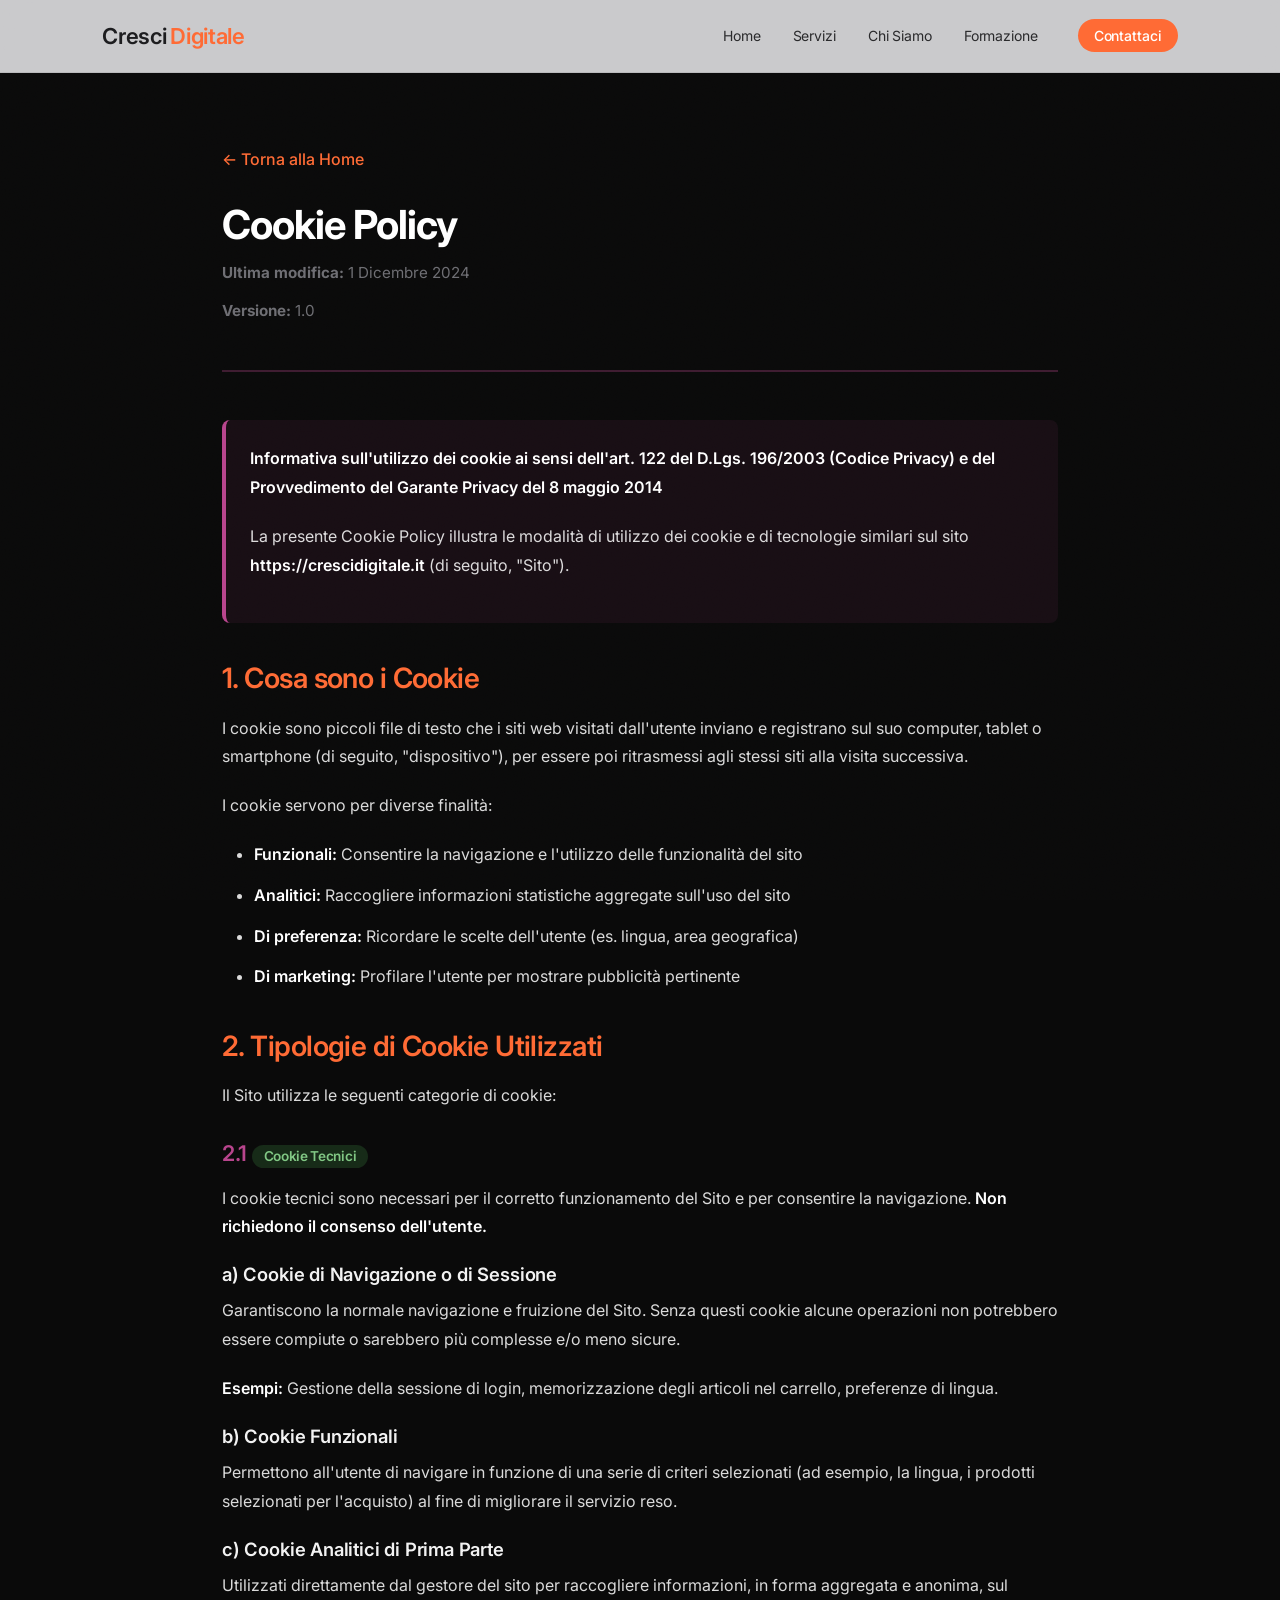
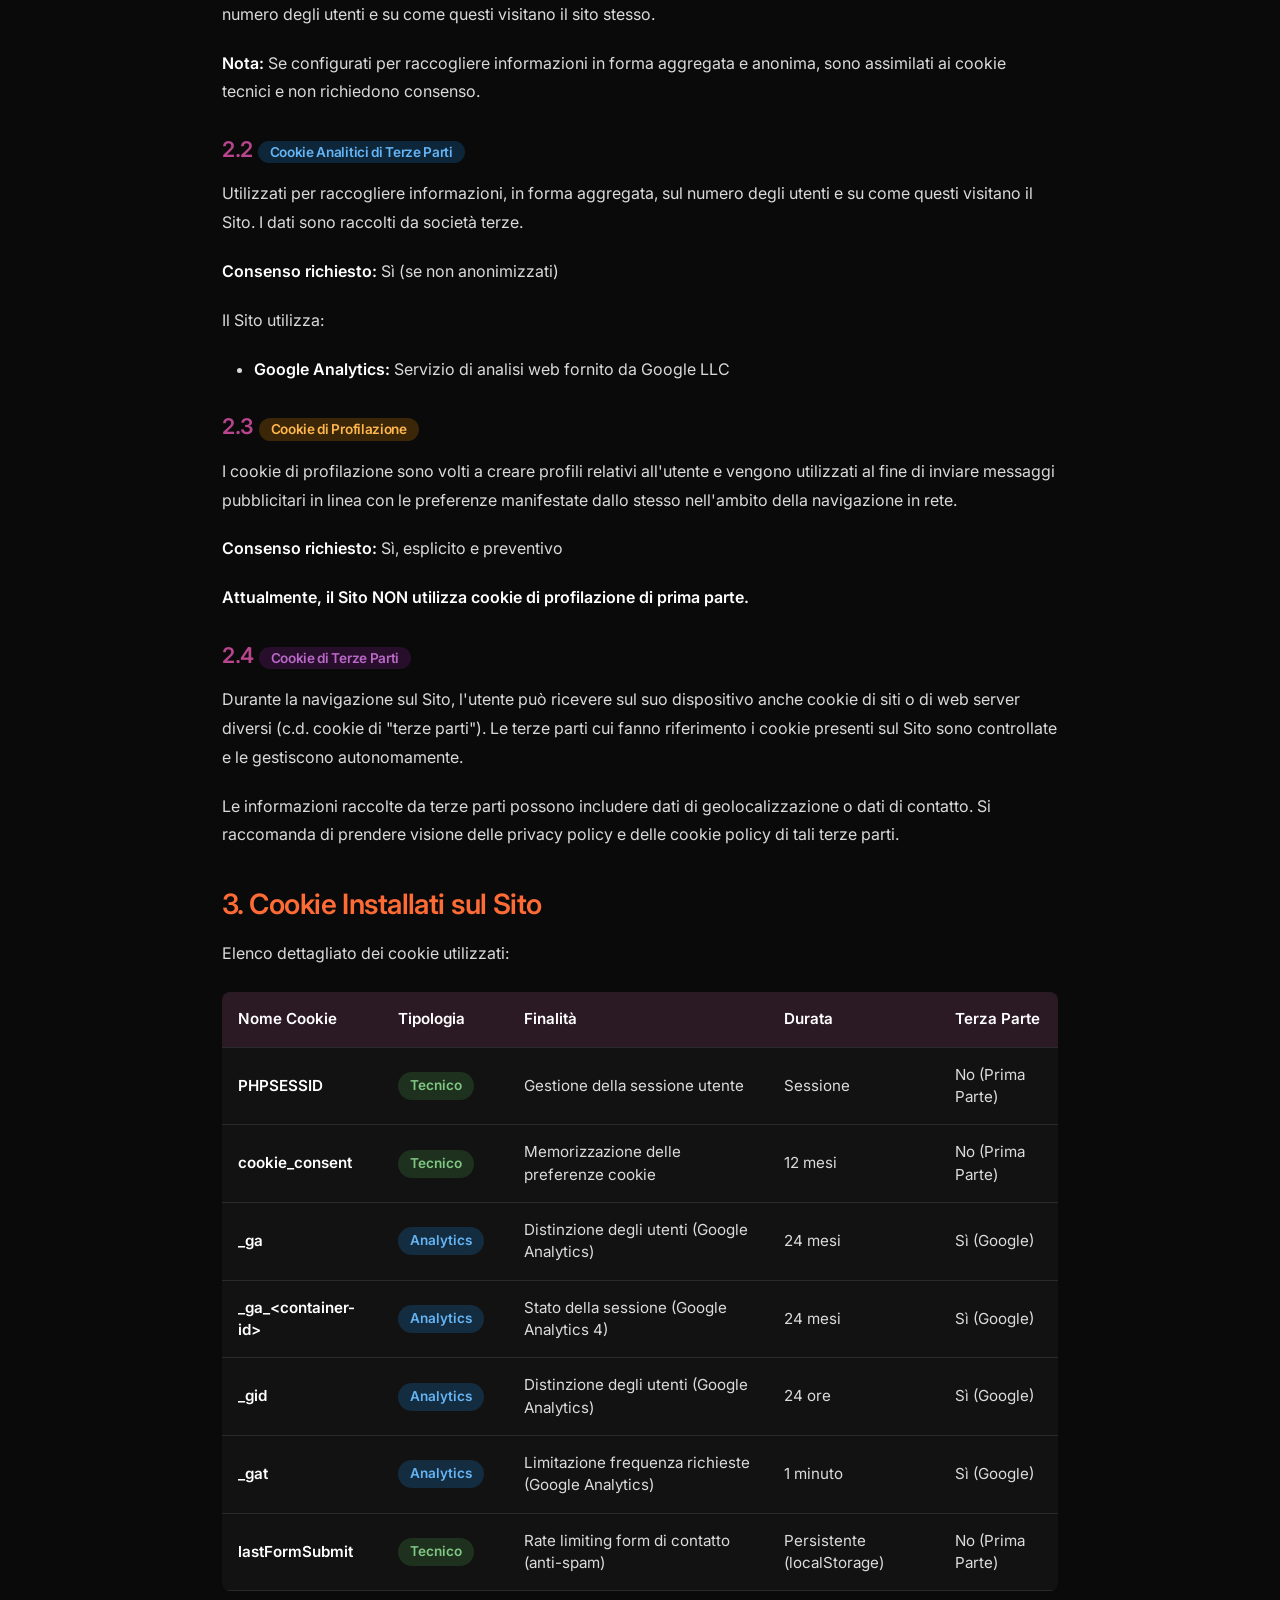
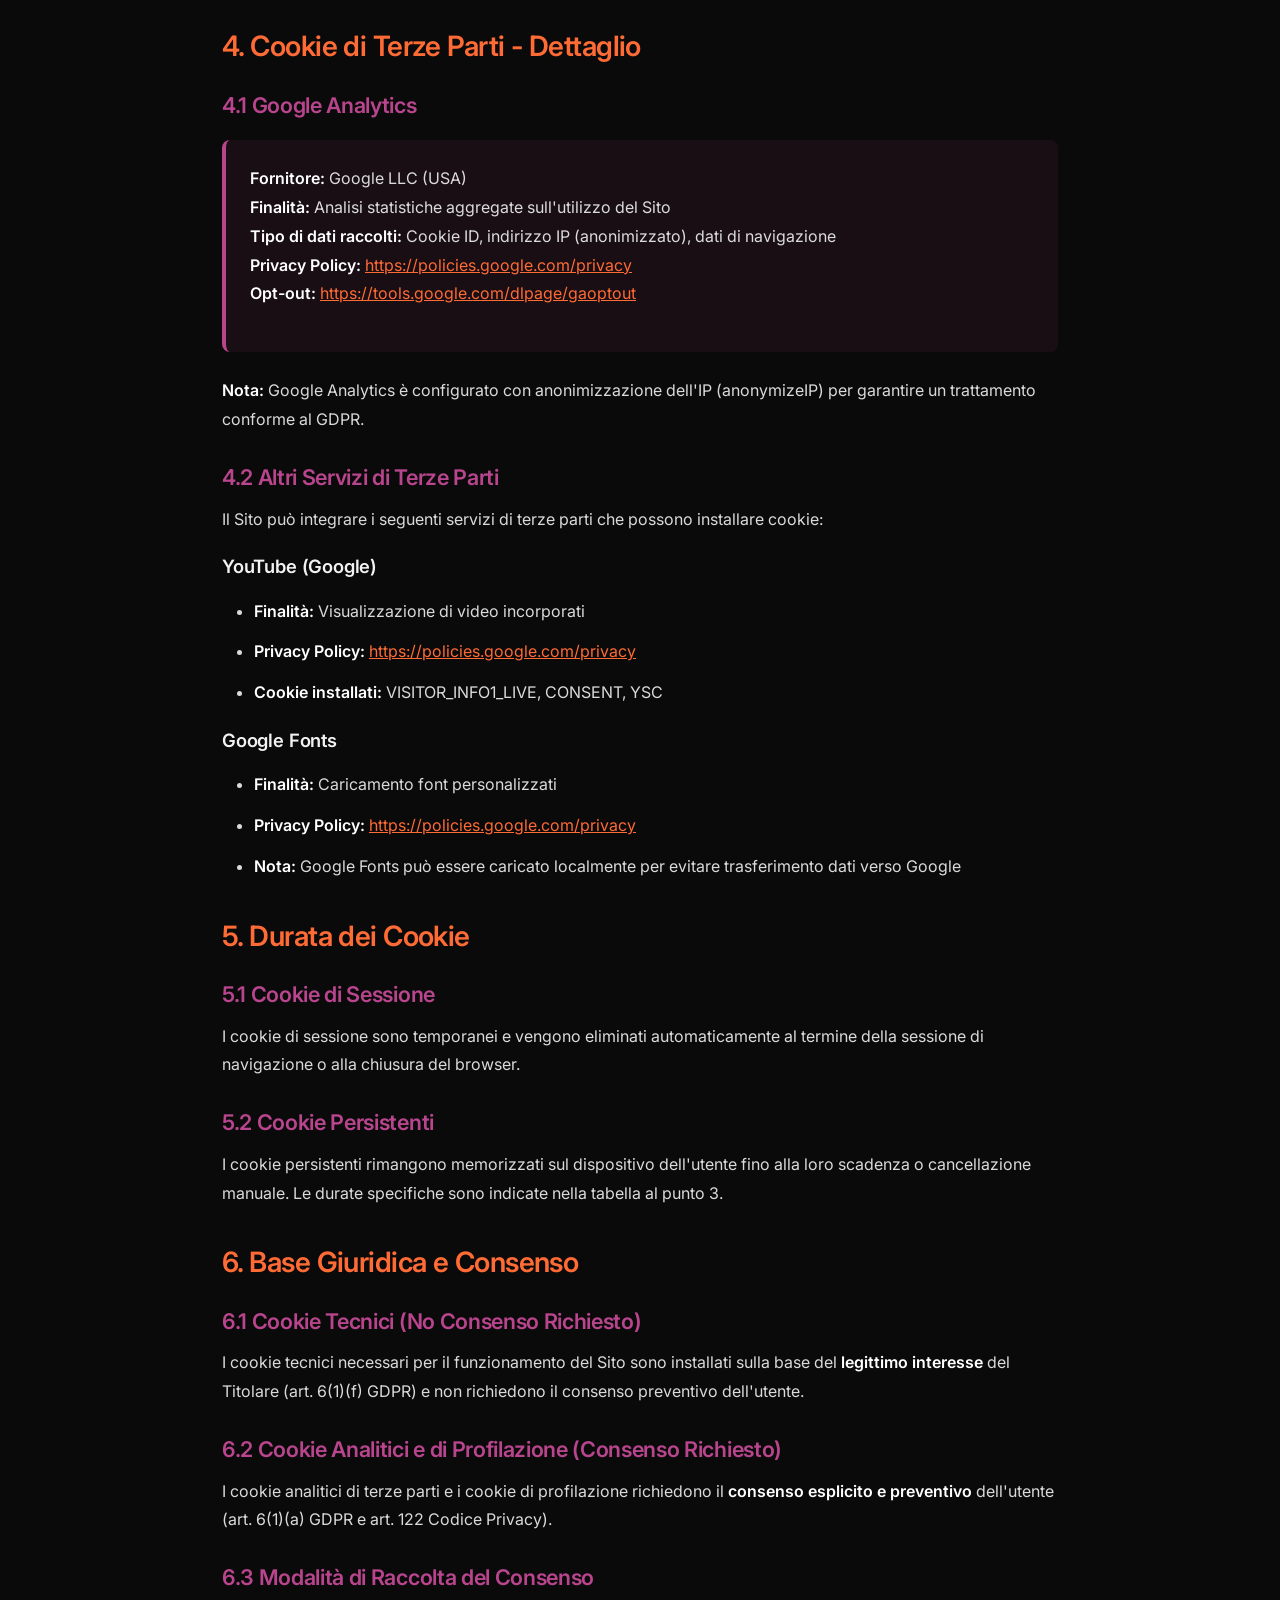
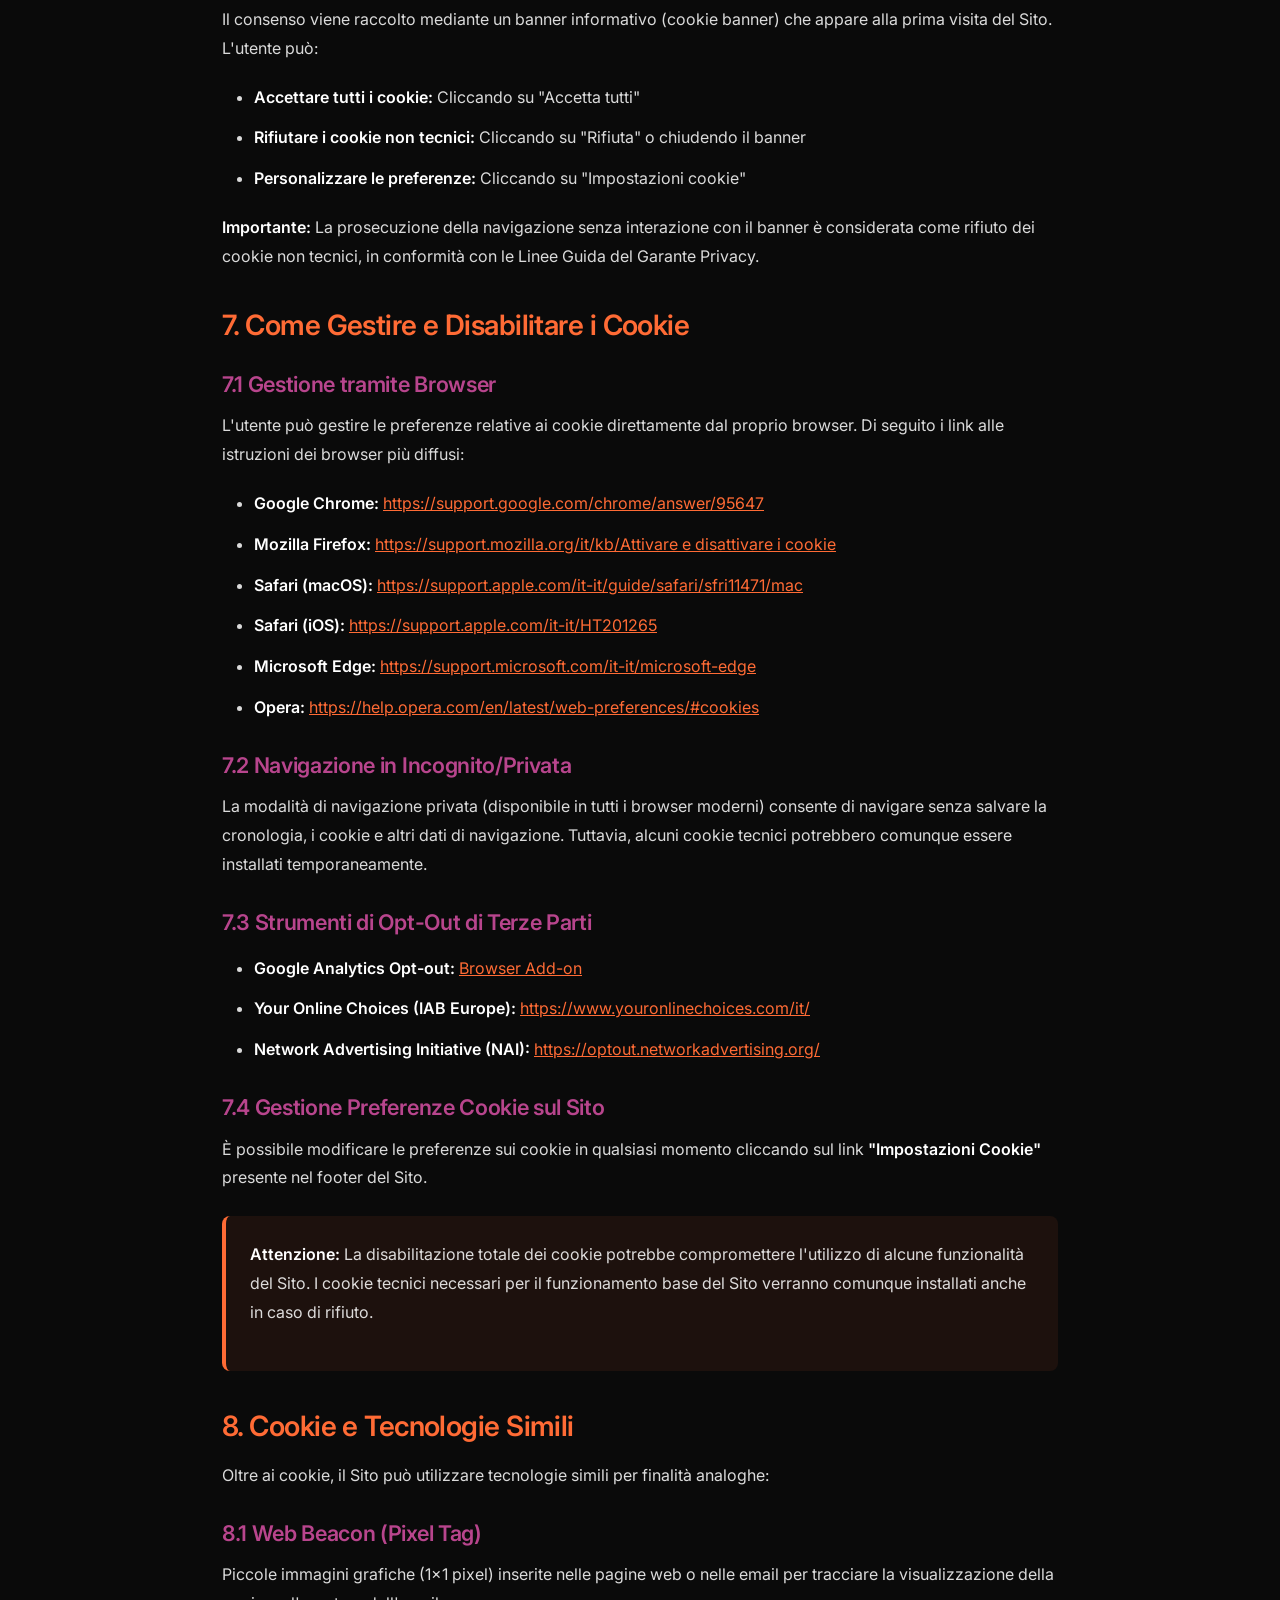
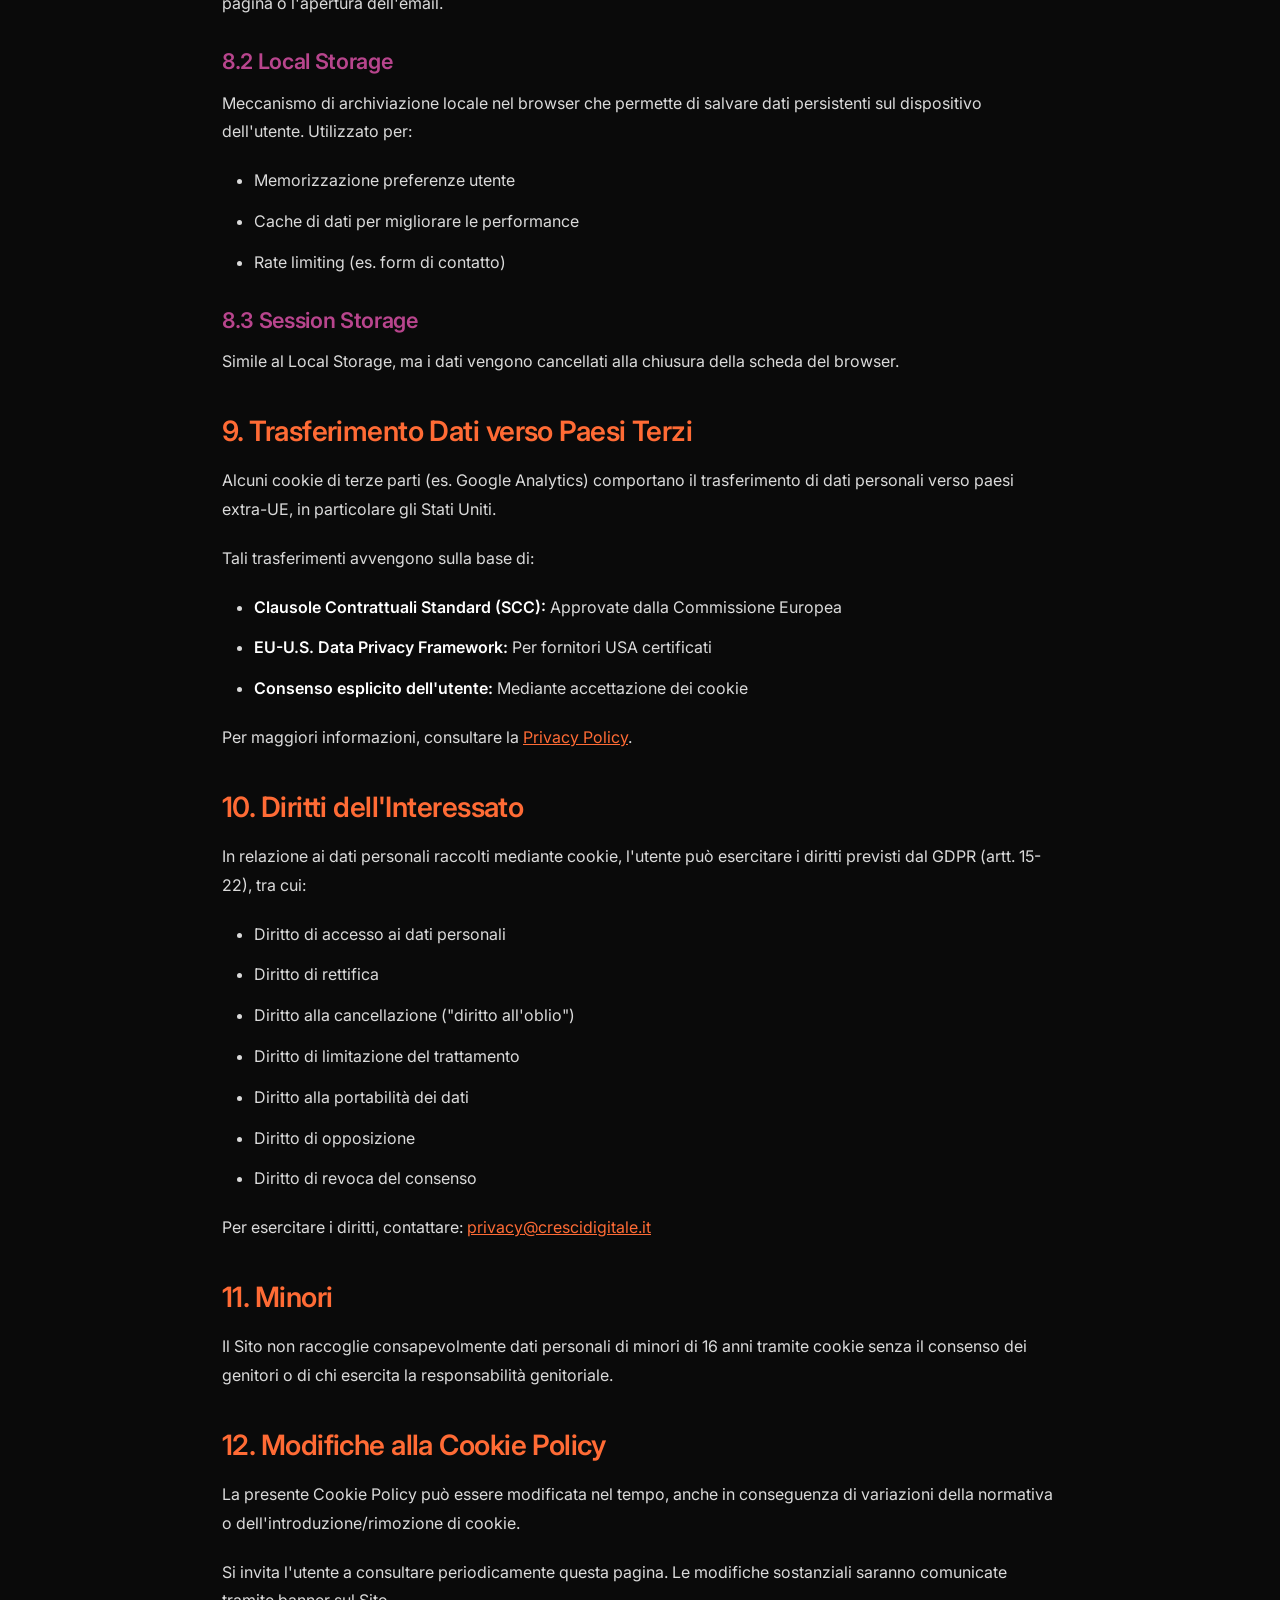
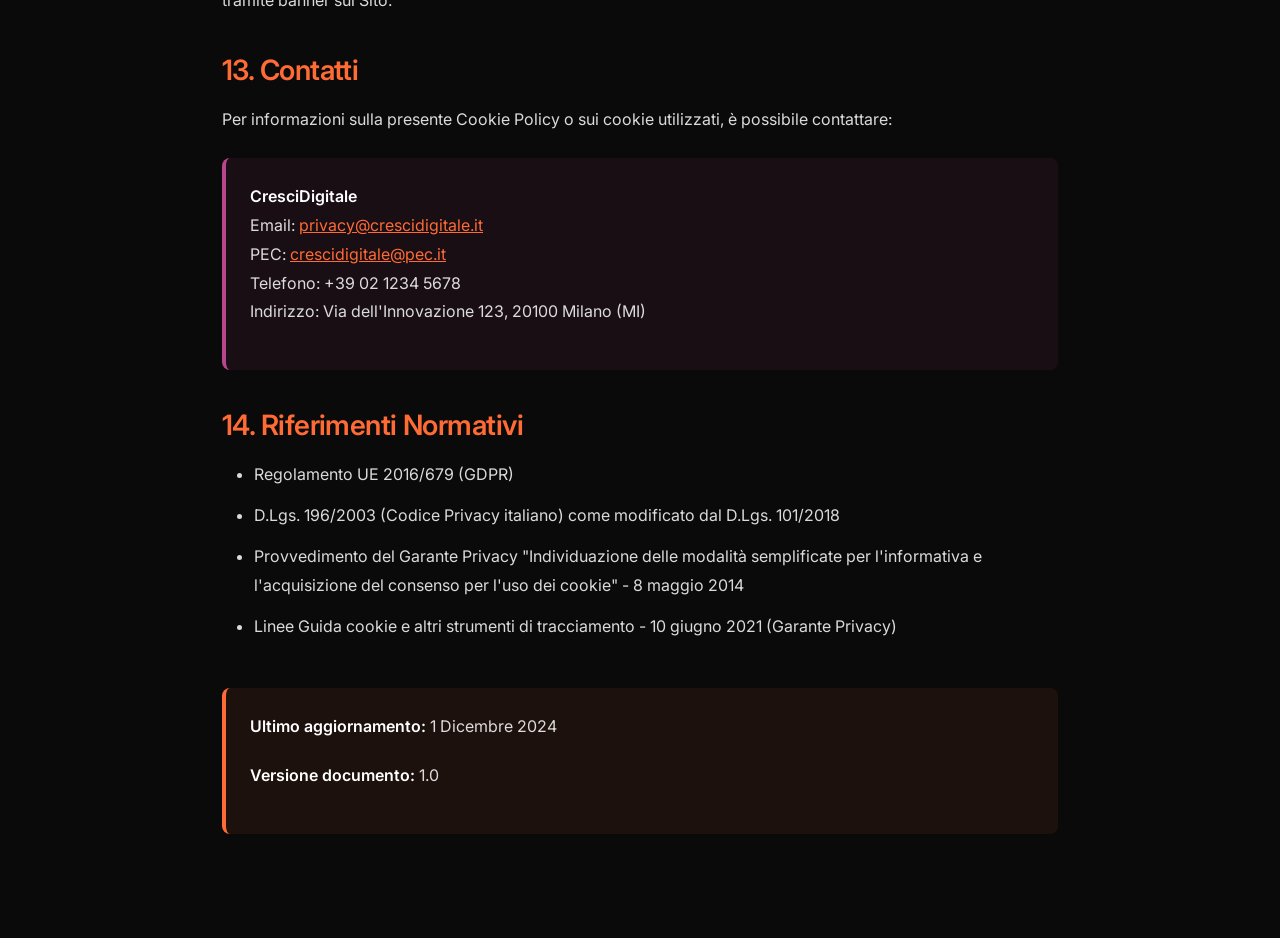
<file: cookie-policy.html>
<!DOCTYPE html>
<html lang="it">
<head>
    <meta charset="UTF-8">
    <meta name="viewport" content="width=device-width, initial-scale=1.0">
    <meta name="description" content="Cookie Policy di CresciDigitale - Informativa sull'utilizzo dei cookie">
    <meta name="robots" content="noindex, follow">
    <title>Cookie Policy | CresciDigitale</title>

    <link rel="canonical" href="https://crescidigitale.it/cookie-policy">
    <link rel="stylesheet" href="css/style.css">
    <link rel="preconnect" href="https://fonts.googleapis.com">
    <link rel="preconnect" href="https://fonts.gstatic.com" crossorigin>
    <link href="https://fonts.googleapis.com/css2?family=Inter:wght@300;400;500;600;700;800&display=swap" rel="stylesheet">

    <style>
        .legal-page {
            background: #0A0A0A;
            color: rgba(255, 255, 255, 0.85);
            min-height: 100vh;
            padding-top: 100px;
        }
        .legal-container {
            max-width: 900px;
            margin: 0 auto;
            padding: 3rem 2rem 5rem;
        }
        .legal-header {
            margin-bottom: 3rem;
            border-bottom: 2px solid rgba(184, 69, 141, 0.3);
            padding-bottom: 2rem;
        }
        .legal-header h1 {
            color: #fff;
            font-size: 2.5rem;
            margin-bottom: 1rem;
            font-weight: 700;
        }
        .legal-meta {
            color: rgba(255, 255, 255, 0.6);
            font-size: 0.95rem;
        }
        .legal-content h2 {
            color: #FF6B35;
            font-size: 1.75rem;
            margin: 2.5rem 0 1.25rem;
            font-weight: 600;
        }
        .legal-content h3 {
            color: #B8458D;
            font-size: 1.35rem;
            margin: 2rem 0 1rem;
            font-weight: 600;
        }
        .legal-content h4 {
            color: rgba(255, 255, 255, 0.95);
            font-size: 1.15rem;
            margin: 1.5rem 0 0.75rem;
            font-weight: 600;
        }
        .legal-content p {
            line-height: 1.8;
            margin-bottom: 1.25rem;
            color: rgba(255, 255, 255, 0.85);
        }
        .legal-content ul, .legal-content ol {
            margin: 1.25rem 0 1.25rem 2rem;
            line-height: 1.8;
        }
        .legal-content li {
            margin-bottom: 0.75rem;
            color: rgba(255, 255, 255, 0.85);
        }
        .legal-content strong {
            color: #fff;
            font-weight: 600;
        }
        .legal-box {
            background: rgba(184, 69, 141, 0.08);
            border-left: 4px solid #B8458D;
            padding: 1.5rem;
            margin: 1.5rem 0;
            border-radius: 8px;
        }
        .legal-table {
            width: 100%;
            border-collapse: collapse;
            margin: 1.5rem 0;
            background: rgba(255, 255, 255, 0.03);
            border-radius: 8px;
            overflow: hidden;
        }
        .legal-table th,
        .legal-table td {
            padding: 1rem;
            text-align: left;
            border-bottom: 1px solid rgba(255, 255, 255, 0.1);
            font-size: 0.95rem;
        }
        .legal-table th {
            background: rgba(184, 69, 141, 0.15);
            color: #fff;
            font-weight: 600;
        }
        .back-link {
            display: inline-flex;
            align-items: center;
            color: #FF6B35;
            text-decoration: none;
            margin-bottom: 2rem;
            font-weight: 500;
            transition: color 0.3s;
        }
        .back-link:hover {
            color: #B8458D;
        }
        .cookie-type-badge {
            display: inline-block;
            padding: 0.25rem 0.75rem;
            border-radius: 20px;
            font-size: 0.85rem;
            font-weight: 600;
            margin-right: 0.5rem;
        }
        .badge-tecnico {
            background: rgba(76, 175, 80, 0.2);
            color: #81c784;
        }
        .badge-analytics {
            background: rgba(33, 150, 243, 0.2);
            color: #64b5f6;
        }
        .badge-profilazione {
            background: rgba(255, 152, 0, 0.2);
            color: #ffb74d;
        }
        .badge-terze-parti {
            background: rgba(156, 39, 176, 0.2);
            color: #ba68c8;
        }
        @media (max-width: 834px) {
            .legal-header h1 {
                font-size: 2rem;
            }
            .legal-content h2 {
                font-size: 1.5rem;
            }
            .legal-table {
                font-size: 0.85rem;
            }
            .legal-table th,
            .legal-table td {
                padding: 0.75rem 0.5rem;
            }
        }
    </style>
</head>
<body class="legal-page">
    <!-- Navigation -->
    <nav class="navbar" id="navbar">
        <div class="container">
            <div class="nav-wrapper">
                <a href="/" class="logo">
                    <span class="logo-text">Cresci</span><span class="logo-accent">Digitale</span>
                </a>
                <button class="mobile-toggle" id="mobileToggle" aria-label="Menu">
                    <span></span>
                    <span></span>
                    <span></span>
                </button>
                <ul class="nav-menu" id="navMenu">
                    <li><a href="/#home" class="nav-link">Home</a></li>
                    <li><a href="/#servizi" class="nav-link">Servizi</a></li>
                    <li><a href="/#chi-siamo" class="nav-link">Chi Siamo</a></li>
                    <li><a href="/#formazione" class="nav-link">Formazione</a></li>
                    <li><a href="/#contatti" class="nav-link cta-button">Contattaci</a></li>
                </ul>
            </div>
        </div>
    </nav>

    <main class="legal-container">
        <a href="/" class="back-link">← Torna alla Home</a>

        <div class="legal-header">
            <h1>Cookie Policy</h1>
            <div class="legal-meta">
                <p><strong>Ultima modifica:</strong> 1 Dicembre 2024</p>
                <p><strong>Versione:</strong> 1.0</p>
            </div>
        </div>

        <div class="legal-content">
            <div class="legal-box">
                <p><strong>Informativa sull'utilizzo dei cookie ai sensi dell'art. 122 del D.Lgs. 196/2003 (Codice Privacy) e del Provvedimento del Garante Privacy del 8 maggio 2014</strong></p>
                <p>La presente Cookie Policy illustra le modalità di utilizzo dei cookie e di tecnologie similari sul sito <strong>https://crescidigitale.it</strong> (di seguito, "Sito").</p>
            </div>

            <h2>1. Cosa sono i Cookie</h2>
            <p>I cookie sono piccoli file di testo che i siti web visitati dall'utente inviano e registrano sul suo computer, tablet o smartphone (di seguito, "dispositivo"), per essere poi ritrasmessi agli stessi siti alla visita successiva.</p>

            <p>I cookie servono per diverse finalità:</p>
            <ul>
                <li><strong>Funzionali:</strong> Consentire la navigazione e l'utilizzo delle funzionalità del sito</li>
                <li><strong>Analitici:</strong> Raccogliere informazioni statistiche aggregate sull'uso del sito</li>
                <li><strong>Di preferenza:</strong> Ricordare le scelte dell'utente (es. lingua, area geografica)</li>
                <li><strong>Di marketing:</strong> Profilare l'utente per mostrare pubblicità pertinente</li>
            </ul>

            <h2>2. Tipologie di Cookie Utilizzati</h2>
            <p>Il Sito utilizza le seguenti categorie di cookie:</p>

            <h3>2.1 <span class="cookie-type-badge badge-tecnico">Cookie Tecnici</span></h3>
            <p>I cookie tecnici sono necessari per il corretto funzionamento del Sito e per consentire la navigazione. <strong>Non richiedono il consenso dell'utente.</strong></p>

            <h4>a) Cookie di Navigazione o di Sessione</h4>
            <p>Garantiscono la normale navigazione e fruizione del Sito. Senza questi cookie alcune operazioni non potrebbero essere compiute o sarebbero più complesse e/o meno sicure.</p>
            <p><strong>Esempi:</strong> Gestione della sessione di login, memorizzazione degli articoli nel carrello, preferenze di lingua.</p>

            <h4>b) Cookie Funzionali</h4>
            <p>Permettono all'utente di navigare in funzione di una serie di criteri selezionati (ad esempio, la lingua, i prodotti selezionati per l'acquisto) al fine di migliorare il servizio reso.</p>

            <h4>c) Cookie Analitici di Prima Parte</h4>
            <p>Utilizzati direttamente dal gestore del sito per raccogliere informazioni, in forma aggregata e anonima, sul numero degli utenti e su come questi visitano il sito stesso.</p>
            <p><strong>Nota:</strong> Se configurati per raccogliere informazioni in forma aggregata e anonima, sono assimilati ai cookie tecnici e non richiedono consenso.</p>

            <h3>2.2 <span class="cookie-type-badge badge-analytics">Cookie Analitici di Terze Parti</span></h3>
            <p>Utilizzati per raccogliere informazioni, in forma aggregata, sul numero degli utenti e su come questi visitano il Sito. I dati sono raccolti da società terze.</p>
            <p><strong>Consenso richiesto:</strong> Sì (se non anonimizzati)</p>

            <p>Il Sito utilizza:</p>
            <ul>
                <li><strong>Google Analytics:</strong> Servizio di analisi web fornito da Google LLC</li>
            </ul>

            <h3>2.3 <span class="cookie-type-badge badge-profilazione">Cookie di Profilazione</span></h3>
            <p>I cookie di profilazione sono volti a creare profili relativi all'utente e vengono utilizzati al fine di inviare messaggi pubblicitari in linea con le preferenze manifestate dallo stesso nell'ambito della navigazione in rete.</p>
            <p><strong>Consenso richiesto:</strong> Sì, esplicito e preventivo</p>

            <p><strong>Attualmente, il Sito NON utilizza cookie di profilazione di prima parte.</strong></p>

            <h3>2.4 <span class="cookie-type-badge badge-terze-parti">Cookie di Terze Parti</span></h3>
            <p>Durante la navigazione sul Sito, l'utente può ricevere sul suo dispositivo anche cookie di siti o di web server diversi (c.d. cookie di "terze parti"). Le terze parti cui fanno riferimento i cookie presenti sul Sito sono controllate e le gestiscono autonomamente.</p>

            <p>Le informazioni raccolte da terze parti possono includere dati di geolocalizzazione o dati di contatto. Si raccomanda di prendere visione delle privacy policy e delle cookie policy di tali terze parti.</p>

            <h2>3. Cookie Installati sul Sito</h2>
            <p>Elenco dettagliato dei cookie utilizzati:</p>

            <table class="legal-table">
                <thead>
                    <tr>
                        <th>Nome Cookie</th>
                        <th>Tipologia</th>
                        <th>Finalità</th>
                        <th>Durata</th>
                        <th>Terza Parte</th>
                    </tr>
                </thead>
                <tbody>
                    <tr>
                        <td><strong>PHPSESSID</strong></td>
                        <td><span class="cookie-type-badge badge-tecnico">Tecnico</span></td>
                        <td>Gestione della sessione utente</td>
                        <td>Sessione</td>
                        <td>No (Prima Parte)</td>
                    </tr>
                    <tr>
                        <td><strong>cookie_consent</strong></td>
                        <td><span class="cookie-type-badge badge-tecnico">Tecnico</span></td>
                        <td>Memorizzazione delle preferenze cookie</td>
                        <td>12 mesi</td>
                        <td>No (Prima Parte)</td>
                    </tr>
                    <tr>
                        <td><strong>_ga</strong></td>
                        <td><span class="cookie-type-badge badge-analytics">Analytics</span></td>
                        <td>Distinzione degli utenti (Google Analytics)</td>
                        <td>24 mesi</td>
                        <td>Sì (Google)</td>
                    </tr>
                    <tr>
                        <td><strong>_ga_&lt;container-id&gt;</strong></td>
                        <td><span class="cookie-type-badge badge-analytics">Analytics</span></td>
                        <td>Stato della sessione (Google Analytics 4)</td>
                        <td>24 mesi</td>
                        <td>Sì (Google)</td>
                    </tr>
                    <tr>
                        <td><strong>_gid</strong></td>
                        <td><span class="cookie-type-badge badge-analytics">Analytics</span></td>
                        <td>Distinzione degli utenti (Google Analytics)</td>
                        <td>24 ore</td>
                        <td>Sì (Google)</td>
                    </tr>
                    <tr>
                        <td><strong>_gat</strong></td>
                        <td><span class="cookie-type-badge badge-analytics">Analytics</span></td>
                        <td>Limitazione frequenza richieste (Google Analytics)</td>
                        <td>1 minuto</td>
                        <td>Sì (Google)</td>
                    </tr>
                    <tr>
                        <td><strong>lastFormSubmit</strong></td>
                        <td><span class="cookie-type-badge badge-tecnico">Tecnico</span></td>
                        <td>Rate limiting form di contatto (anti-spam)</td>
                        <td>Persistente (localStorage)</td>
                        <td>No (Prima Parte)</td>
                    </tr>
                </tbody>
            </table>

            <h2>4. Cookie di Terze Parti - Dettaglio</h2>

            <h3>4.1 Google Analytics</h3>
            <div class="legal-box">
                <p><strong>Fornitore:</strong> Google LLC (USA)<br>
                <strong>Finalità:</strong> Analisi statistiche aggregate sull'utilizzo del Sito<br>
                <strong>Tipo di dati raccolti:</strong> Cookie ID, indirizzo IP (anonimizzato), dati di navigazione<br>
                <strong>Privacy Policy:</strong> <a href="https://policies.google.com/privacy" target="_blank" style="color:#FF6B35;text-decoration:underline;">https://policies.google.com/privacy</a><br>
                <strong>Opt-out:</strong> <a href="https://tools.google.com/dlpage/gaoptout" target="_blank" style="color:#FF6B35;text-decoration:underline;">https://tools.google.com/dlpage/gaoptout</a></p>
            </div>

            <p><strong>Nota:</strong> Google Analytics è configurato con anonimizzazione dell'IP (anonymizeIP) per garantire un trattamento conforme al GDPR.</p>

            <h3>4.2 Altri Servizi di Terze Parti</h3>
            <p>Il Sito può integrare i seguenti servizi di terze parti che possono installare cookie:</p>

            <h4>YouTube (Google)</h4>
            <ul>
                <li><strong>Finalità:</strong> Visualizzazione di video incorporati</li>
                <li><strong>Privacy Policy:</strong> <a href="https://policies.google.com/privacy" target="_blank" style="color:#FF6B35;">https://policies.google.com/privacy</a></li>
                <li><strong>Cookie installati:</strong> VISITOR_INFO1_LIVE, CONSENT, YSC</li>
            </ul>

            <h4>Google Fonts</h4>
            <ul>
                <li><strong>Finalità:</strong> Caricamento font personalizzati</li>
                <li><strong>Privacy Policy:</strong> <a href="https://policies.google.com/privacy" target="_blank" style="color:#FF6B35;">https://policies.google.com/privacy</a></li>
                <li><strong>Nota:</strong> Google Fonts può essere caricato localmente per evitare trasferimento dati verso Google</li>
            </ul>

            <h2>5. Durata dei Cookie</h2>

            <h3>5.1 Cookie di Sessione</h3>
            <p>I cookie di sessione sono temporanei e vengono eliminati automaticamente al termine della sessione di navigazione o alla chiusura del browser.</p>

            <h3>5.2 Cookie Persistenti</h3>
            <p>I cookie persistenti rimangono memorizzati sul dispositivo dell'utente fino alla loro scadenza o cancellazione manuale. Le durate specifiche sono indicate nella tabella al punto 3.</p>

            <h2>6. Base Giuridica e Consenso</h2>

            <h3>6.1 Cookie Tecnici (No Consenso Richiesto)</h3>
            <p>I cookie tecnici necessari per il funzionamento del Sito sono installati sulla base del <strong>legittimo interesse</strong> del Titolare (art. 6(1)(f) GDPR) e non richiedono il consenso preventivo dell'utente.</p>

            <h3>6.2 Cookie Analitici e di Profilazione (Consenso Richiesto)</h3>
            <p>I cookie analitici di terze parti e i cookie di profilazione richiedono il <strong>consenso esplicito e preventivo</strong> dell'utente (art. 6(1)(a) GDPR e art. 122 Codice Privacy).</p>

            <h3>6.3 Modalità di Raccolta del Consenso</h3>
            <p>Il consenso viene raccolto mediante un banner informativo (cookie banner) che appare alla prima visita del Sito. L'utente può:</p>
            <ul>
                <li><strong>Accettare tutti i cookie:</strong> Cliccando su "Accetta tutti"</li>
                <li><strong>Rifiutare i cookie non tecnici:</strong> Cliccando su "Rifiuta" o chiudendo il banner</li>
                <li><strong>Personalizzare le preferenze:</strong> Cliccando su "Impostazioni cookie"</li>
            </ul>

            <p><strong>Importante:</strong> La prosecuzione della navigazione senza interazione con il banner è considerata come rifiuto dei cookie non tecnici, in conformità con le Linee Guida del Garante Privacy.</p>

            <h2>7. Come Gestire e Disabilitare i Cookie</h2>

            <h3>7.1 Gestione tramite Browser</h3>
            <p>L'utente può gestire le preferenze relative ai cookie direttamente dal proprio browser. Di seguito i link alle istruzioni dei browser più diffusi:</p>

            <ul>
                <li><strong>Google Chrome:</strong> <a href="https://support.google.com/chrome/answer/95647" target="_blank" style="color:#FF6B35;">https://support.google.com/chrome/answer/95647</a></li>
                <li><strong>Mozilla Firefox:</strong> <a href="https://support.mozilla.org/it/kb/Attivare%20e%20disattivare%20i%20cookie" target="_blank" style="color:#FF6B35;">https://support.mozilla.org/it/kb/Attivare e disattivare i cookie</a></li>
                <li><strong>Safari (macOS):</strong> <a href="https://support.apple.com/it-it/guide/safari/sfri11471/mac" target="_blank" style="color:#FF6B35;">https://support.apple.com/it-it/guide/safari/sfri11471/mac</a></li>
                <li><strong>Safari (iOS):</strong> <a href="https://support.apple.com/it-it/HT201265" target="_blank" style="color:#FF6B35;">https://support.apple.com/it-it/HT201265</a></li>
                <li><strong>Microsoft Edge:</strong> <a href="https://support.microsoft.com/it-it/microsoft-edge/eliminare-i-cookie-in-microsoft-edge-63947406-40ac-c3b8-57b9-2a946a29ae09" target="_blank" style="color:#FF6B35;">https://support.microsoft.com/it-it/microsoft-edge</a></li>
                <li><strong>Opera:</strong> <a href="https://help.opera.com/en/latest/web-preferences/#cookies" target="_blank" style="color:#FF6B35;">https://help.opera.com/en/latest/web-preferences/#cookies</a></li>
            </ul>

            <h3>7.2 Navigazione in Incognito/Privata</h3>
            <p>La modalità di navigazione privata (disponibile in tutti i browser moderni) consente di navigare senza salvare la cronologia, i cookie e altri dati di navigazione. Tuttavia, alcuni cookie tecnici potrebbero comunque essere installati temporaneamente.</p>

            <h3>7.3 Strumenti di Opt-Out di Terze Parti</h3>
            <ul>
                <li><strong>Google Analytics Opt-out:</strong> <a href="https://tools.google.com/dlpage/gaoptout" target="_blank" style="color:#FF6B35;">Browser Add-on</a></li>
                <li><strong>Your Online Choices (IAB Europe):</strong> <a href="https://www.youronlinechoices.com/it/le-tue-scelte" target="_blank" style="color:#FF6B35;">https://www.youronlinechoices.com/it/</a></li>
                <li><strong>Network Advertising Initiative (NAI):</strong> <a href="https://optout.networkadvertising.org/" target="_blank" style="color:#FF6B35;">https://optout.networkadvertising.org/</a></li>
            </ul>

            <h3>7.4 Gestione Preferenze Cookie sul Sito</h3>
            <p>È possibile modificare le preferenze sui cookie in qualsiasi momento cliccando sul link <strong>"Impostazioni Cookie"</strong> presente nel footer del Sito.</p>

            <div class="legal-box" style="background: rgba(255, 107, 53, 0.08); border-left-color: #FF6B35;">
                <p><strong>Attenzione:</strong> La disabilitazione totale dei cookie potrebbe compromettere l'utilizzo di alcune funzionalità del Sito. I cookie tecnici necessari per il funzionamento base del Sito verranno comunque installati anche in caso di rifiuto.</p>
            </div>

            <h2>8. Cookie e Tecnologie Simili</h2>
            <p>Oltre ai cookie, il Sito può utilizzare tecnologie simili per finalità analoghe:</p>

            <h3>8.1 Web Beacon (Pixel Tag)</h3>
            <p>Piccole immagini grafiche (1x1 pixel) inserite nelle pagine web o nelle email per tracciare la visualizzazione della pagina o l'apertura dell'email.</p>

            <h3>8.2 Local Storage</h3>
            <p>Meccanismo di archiviazione locale nel browser che permette di salvare dati persistenti sul dispositivo dell'utente. Utilizzato per:</p>
            <ul>
                <li>Memorizzazione preferenze utente</li>
                <li>Cache di dati per migliorare le performance</li>
                <li>Rate limiting (es. form di contatto)</li>
            </ul>

            <h3>8.3 Session Storage</h3>
            <p>Simile al Local Storage, ma i dati vengono cancellati alla chiusura della scheda del browser.</p>

            <h2>9. Trasferimento Dati verso Paesi Terzi</h2>
            <p>Alcuni cookie di terze parti (es. Google Analytics) comportano il trasferimento di dati personali verso paesi extra-UE, in particolare gli Stati Uniti.</p>

            <p>Tali trasferimenti avvengono sulla base di:</p>
            <ul>
                <li><strong>Clausole Contrattuali Standard (SCC):</strong> Approvate dalla Commissione Europea</li>
                <li><strong>EU-U.S. Data Privacy Framework:</strong> Per fornitori USA certificati</li>
                <li><strong>Consenso esplicito dell'utente:</strong> Mediante accettazione dei cookie</li>
            </ul>

            <p>Per maggiori informazioni, consultare la <a href="/privacy-policy" style="color:#FF6B35;text-decoration:underline;">Privacy Policy</a>.</p>

            <h2>10. Diritti dell'Interessato</h2>
            <p>In relazione ai dati personali raccolti mediante cookie, l'utente può esercitare i diritti previsti dal GDPR (artt. 15-22), tra cui:</p>
            <ul>
                <li>Diritto di accesso ai dati personali</li>
                <li>Diritto di rettifica</li>
                <li>Diritto alla cancellazione ("diritto all'oblio")</li>
                <li>Diritto di limitazione del trattamento</li>
                <li>Diritto alla portabilità dei dati</li>
                <li>Diritto di opposizione</li>
                <li>Diritto di revoca del consenso</li>
            </ul>

            <p>Per esercitare i diritti, contattare: <a href="mailto:privacy@crescidigitale.it" style="color:#FF6B35;">privacy@crescidigitale.it</a></p>

            <h2>11. Minori</h2>
            <p>Il Sito non raccoglie consapevolmente dati personali di minori di 16 anni tramite cookie senza il consenso dei genitori o di chi esercita la responsabilità genitoriale.</p>

            <h2>12. Modifiche alla Cookie Policy</h2>
            <p>La presente Cookie Policy può essere modificata nel tempo, anche in conseguenza di variazioni della normativa o dell'introduzione/rimozione di cookie.</p>

            <p>Si invita l'utente a consultare periodicamente questa pagina. Le modifiche sostanziali saranno comunicate tramite banner sul Sito.</p>

            <h2>13. Contatti</h2>
            <p>Per informazioni sulla presente Cookie Policy o sui cookie utilizzati, è possibile contattare:</p>
            <div class="legal-box">
                <p><strong>CresciDigitale</strong><br>
                Email: <a href="mailto:privacy@crescidigitale.it" style="color:#FF6B35;">privacy@crescidigitale.it</a><br>
                PEC: <a href="mailto:crescidigitale@pec.it" style="color:#FF6B35;">crescidigitale@pec.it</a><br>
                Telefono: +39 02 1234 5678<br>
                Indirizzo: Via dell'Innovazione 123, 20100 Milano (MI)</p>
            </div>

            <h2>14. Riferimenti Normativi</h2>
            <ul>
                <li>Regolamento UE 2016/679 (GDPR)</li>
                <li>D.Lgs. 196/2003 (Codice Privacy italiano) come modificato dal D.Lgs. 101/2018</li>
                <li>Provvedimento del Garante Privacy "Individuazione delle modalità semplificate per l'informativa e l'acquisizione del consenso per l'uso dei cookie" - 8 maggio 2014</li>
                <li>Linee Guida cookie e altri strumenti di tracciamento - 10 giugno 2021 (Garante Privacy)</li>
            </ul>

            <div class="legal-box" style="margin-top: 3rem; background: rgba(255, 107, 53, 0.08); border-left-color: #FF6B35;">
                <p><strong>Ultimo aggiornamento:</strong> 1 Dicembre 2024</p>
                <p><strong>Versione documento:</strong> 1.0</p>
            </div>
        </div>
    </main>

    <script src="js/main.js"></script>
</body>
</html>
</file>
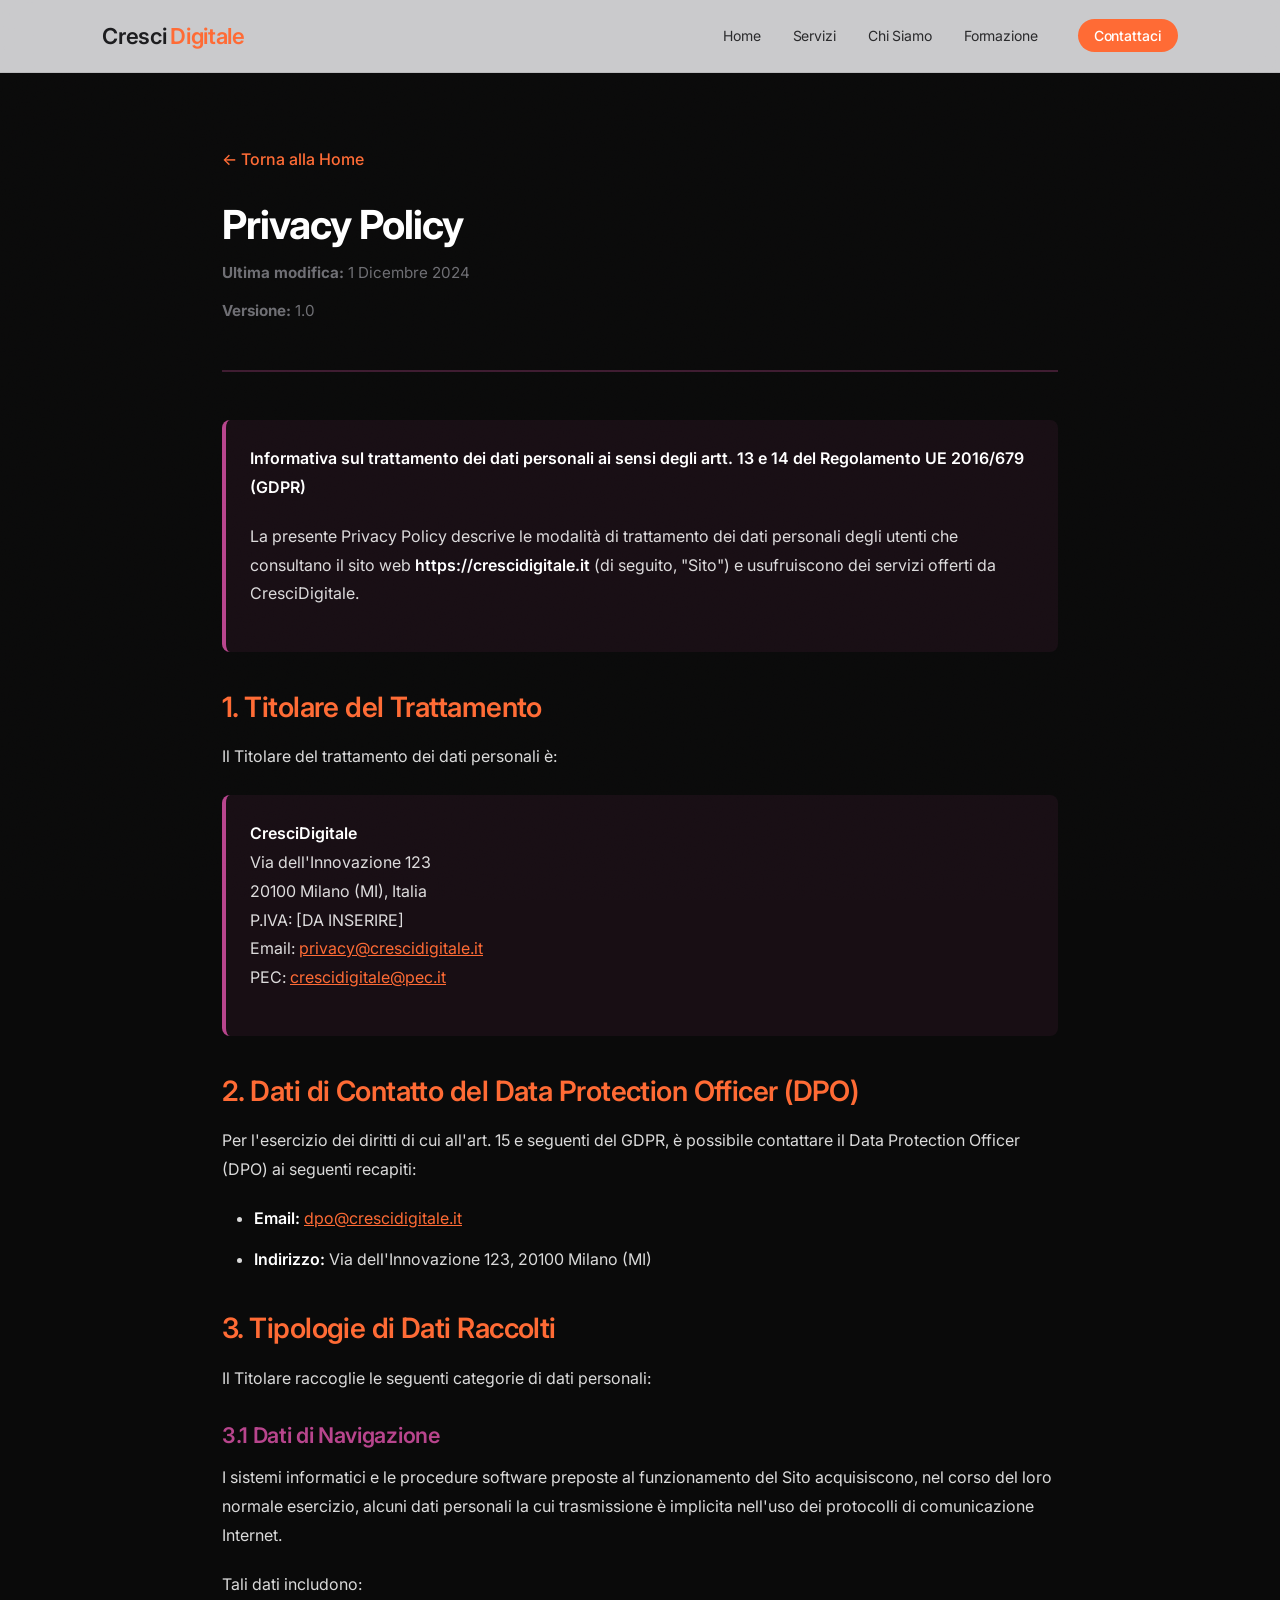
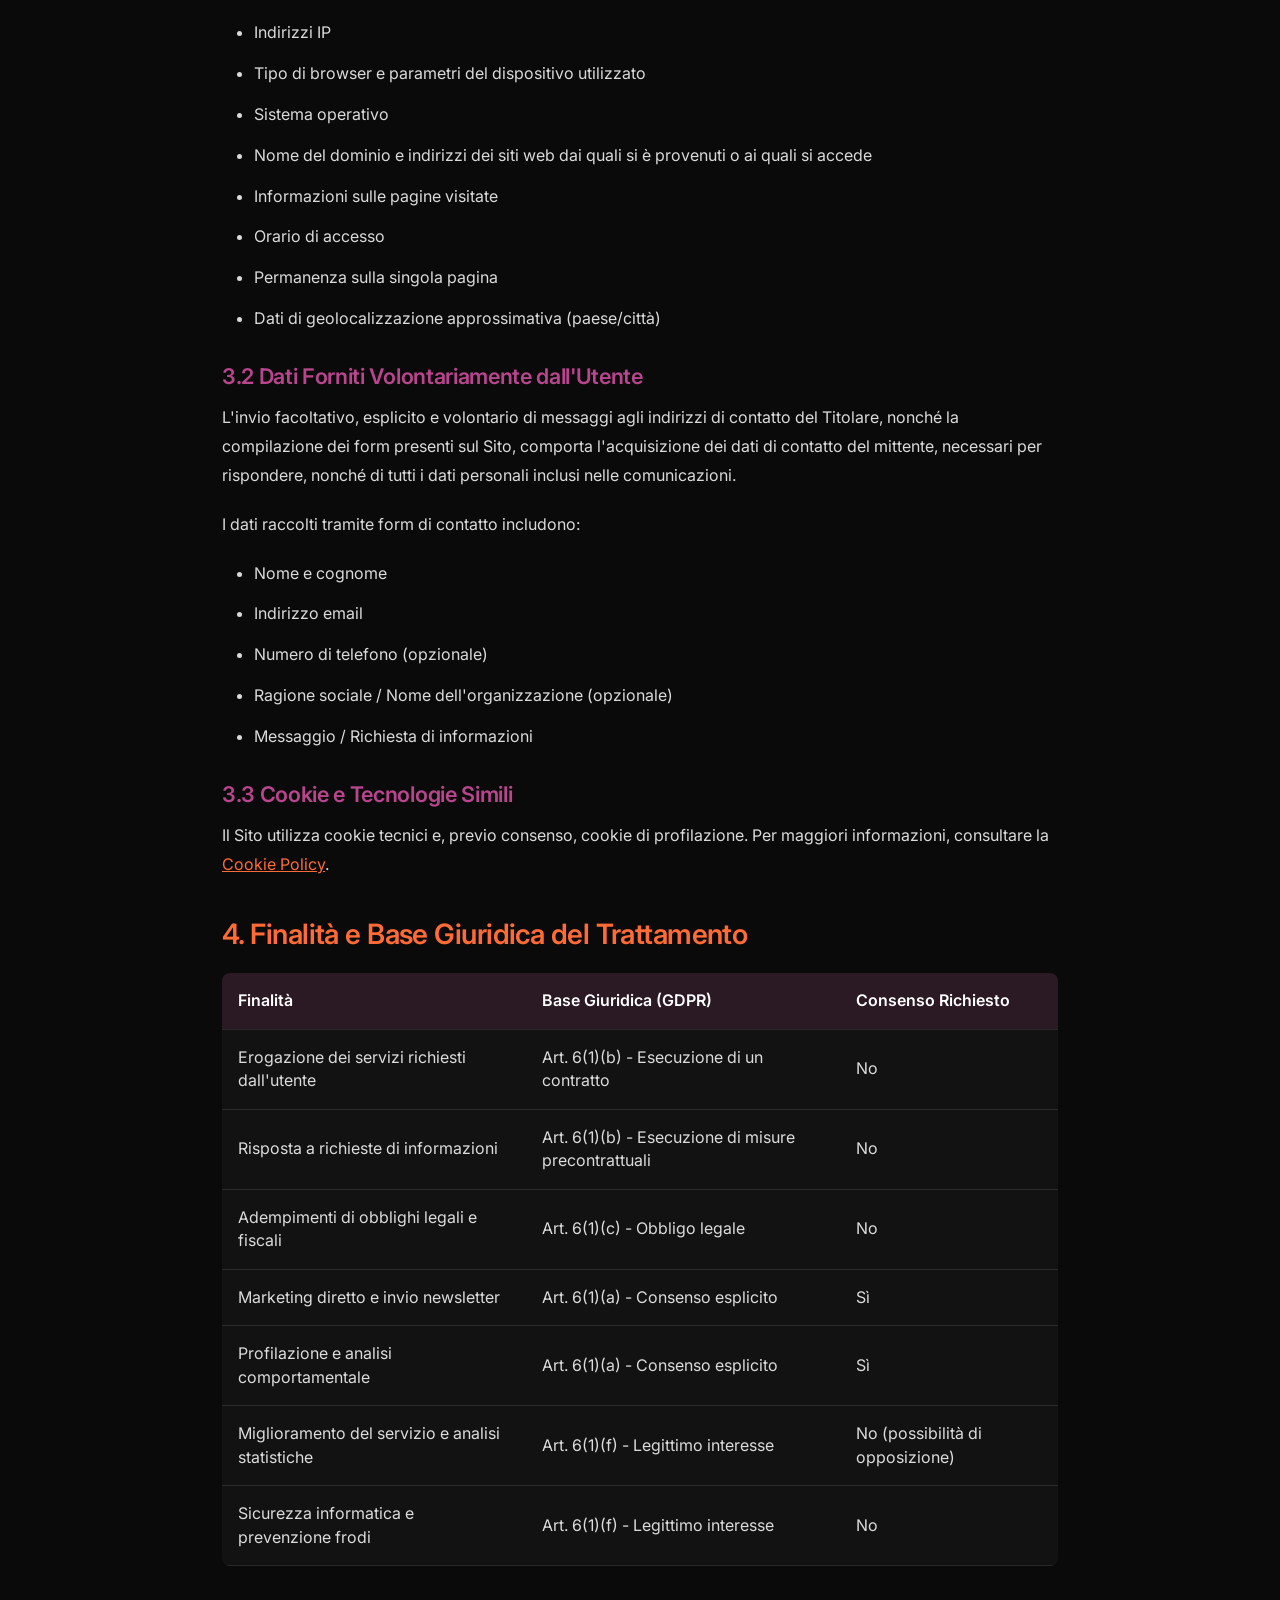
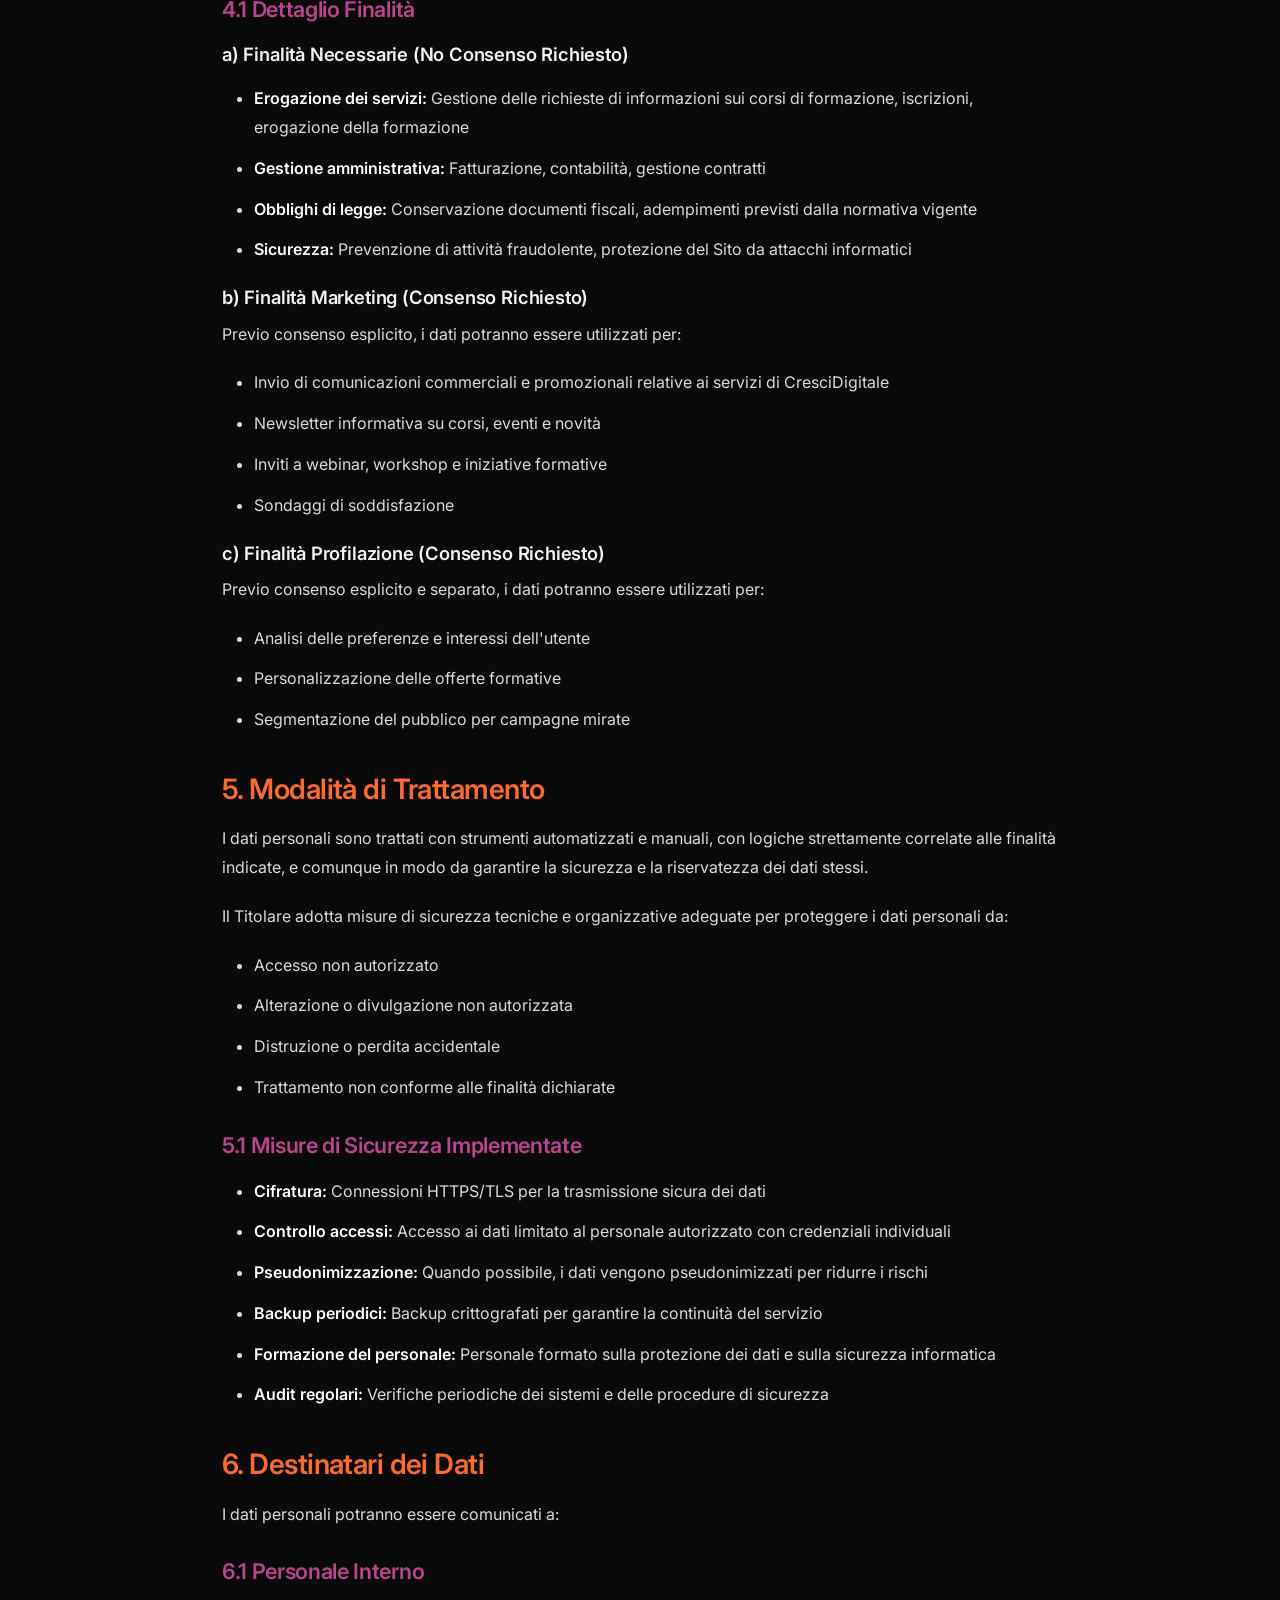
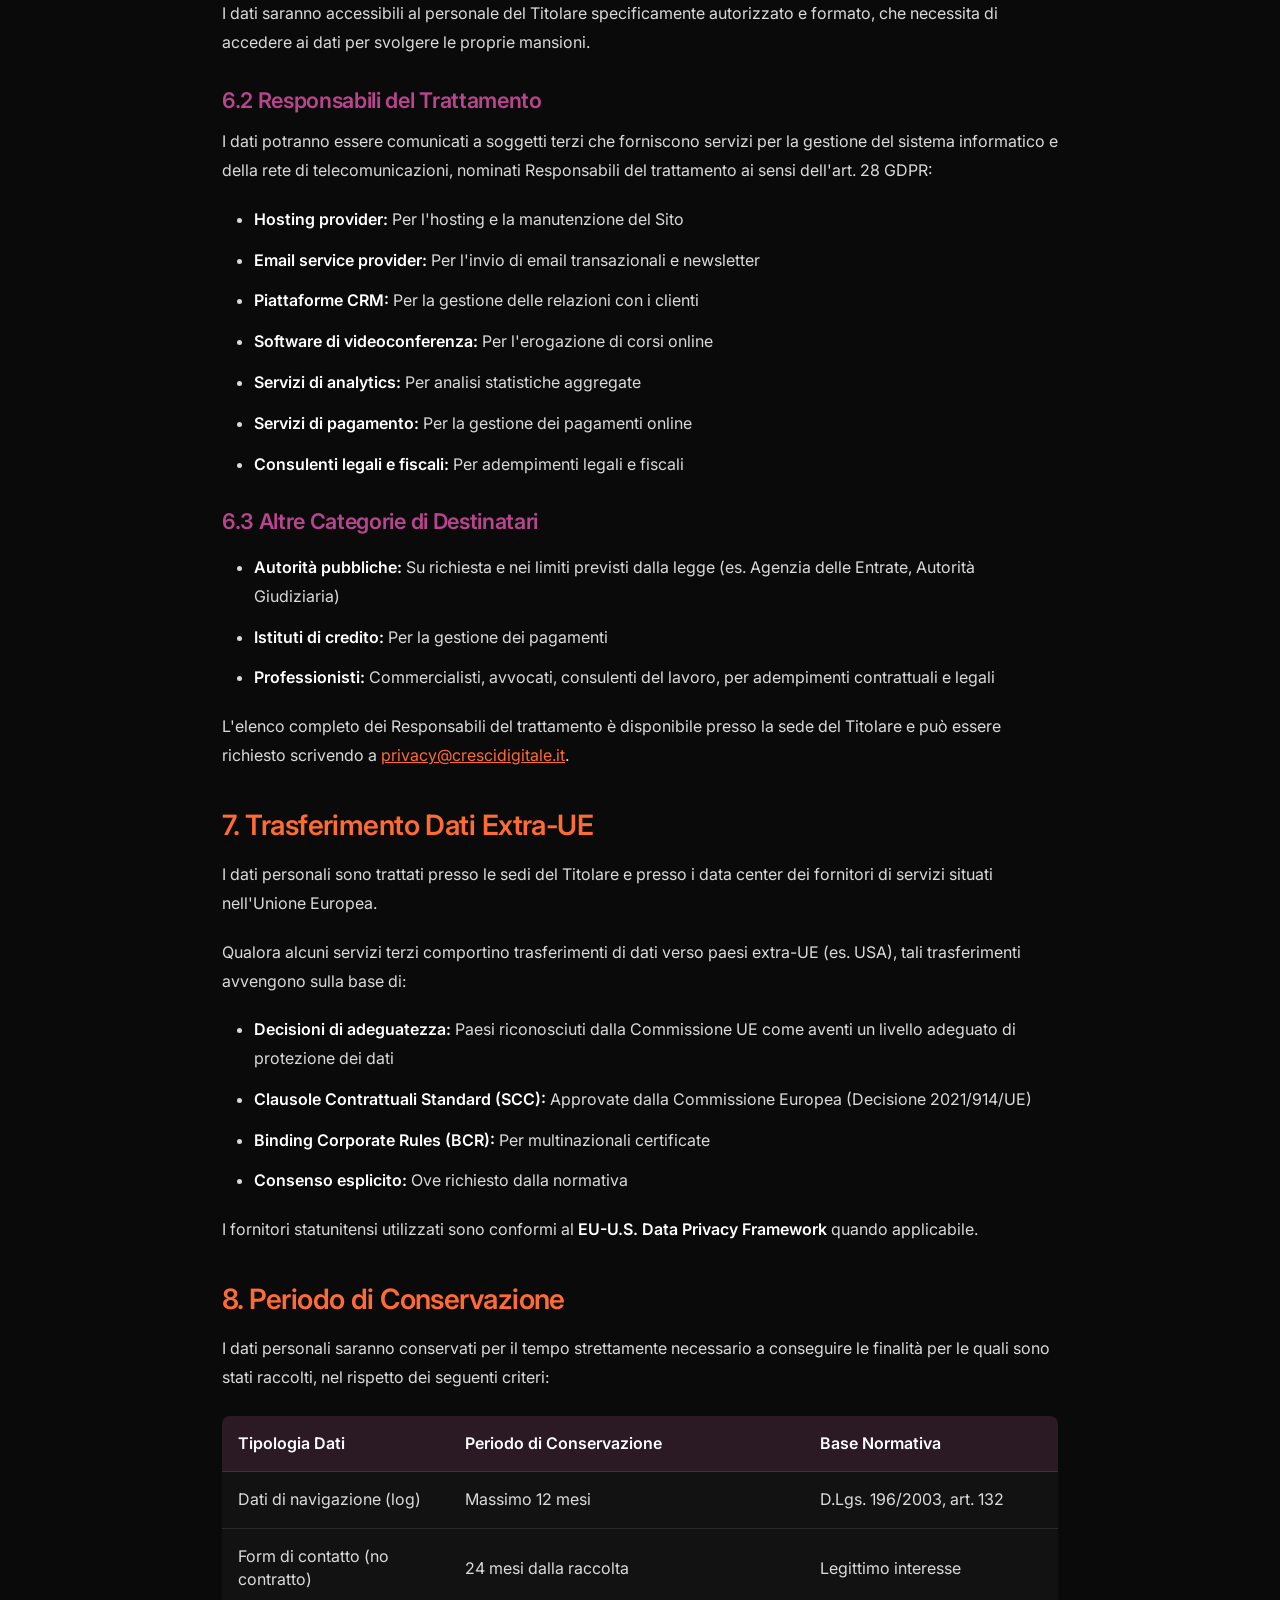
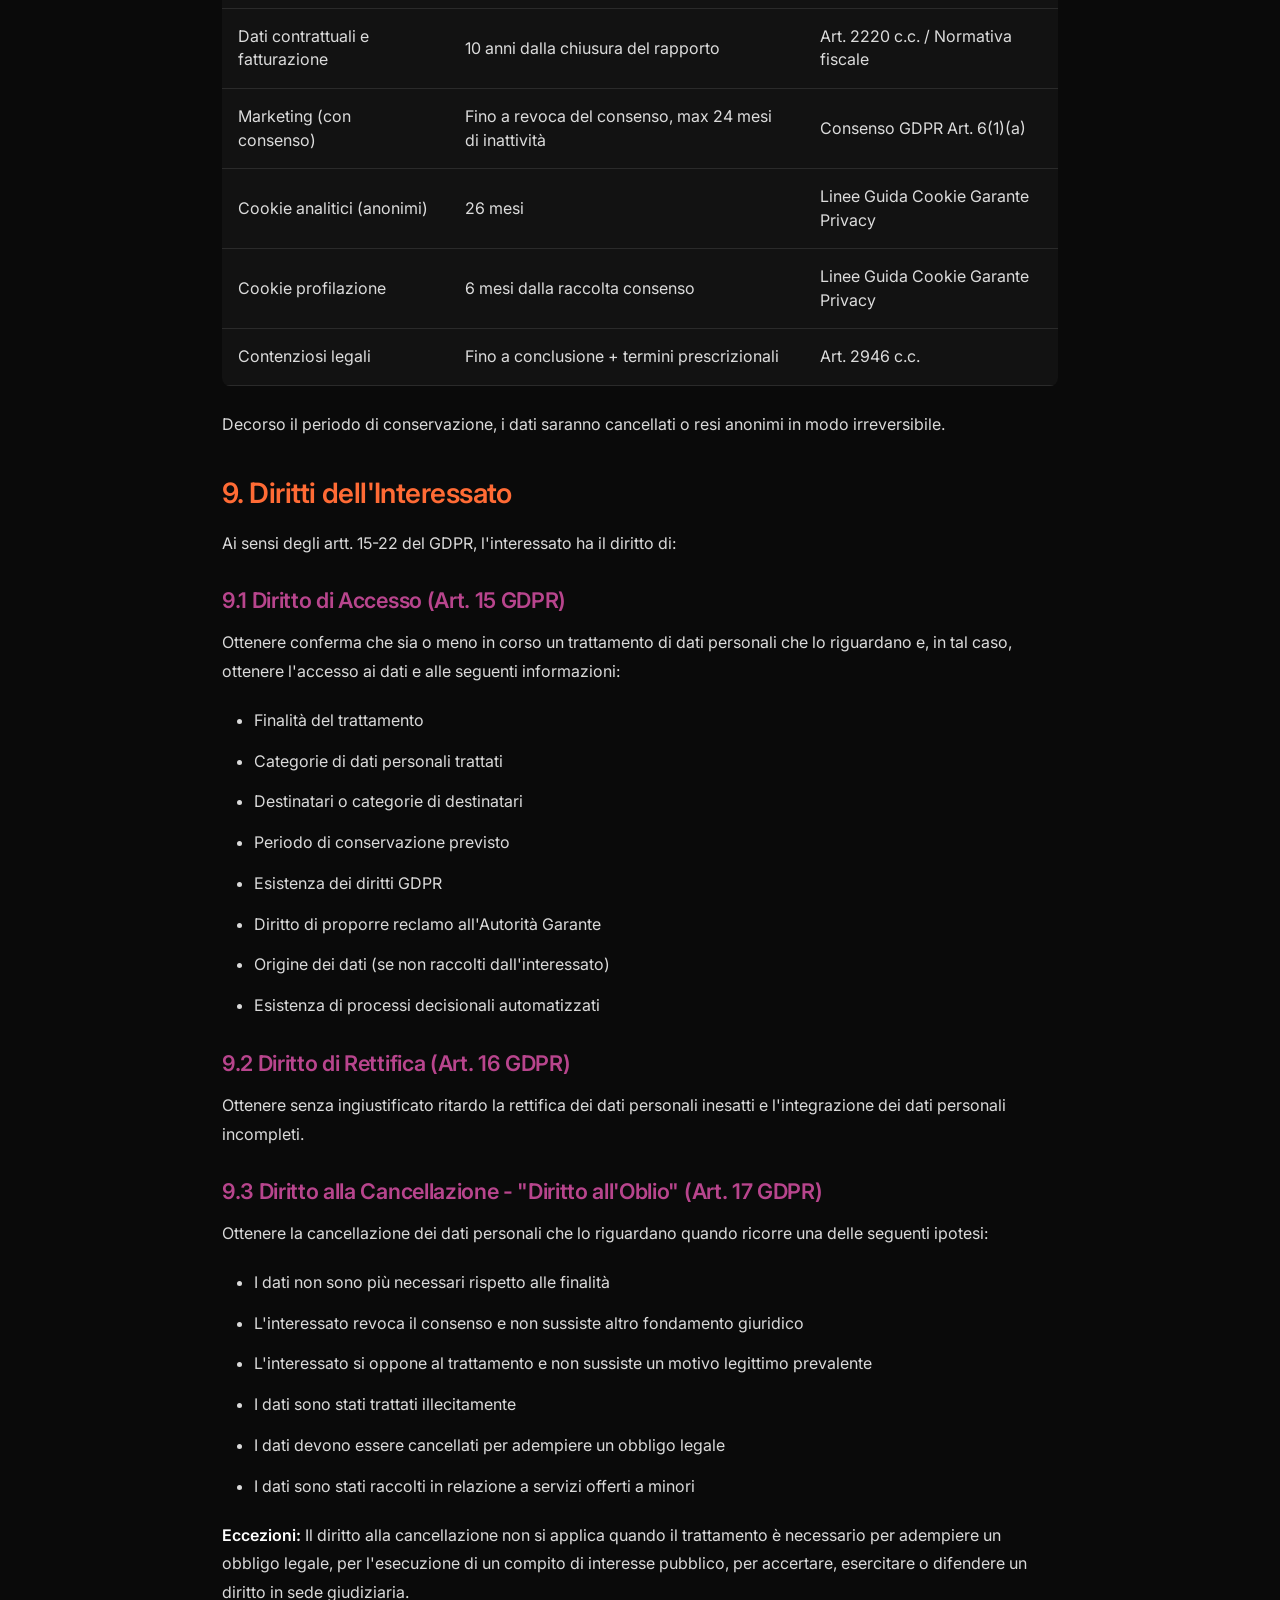
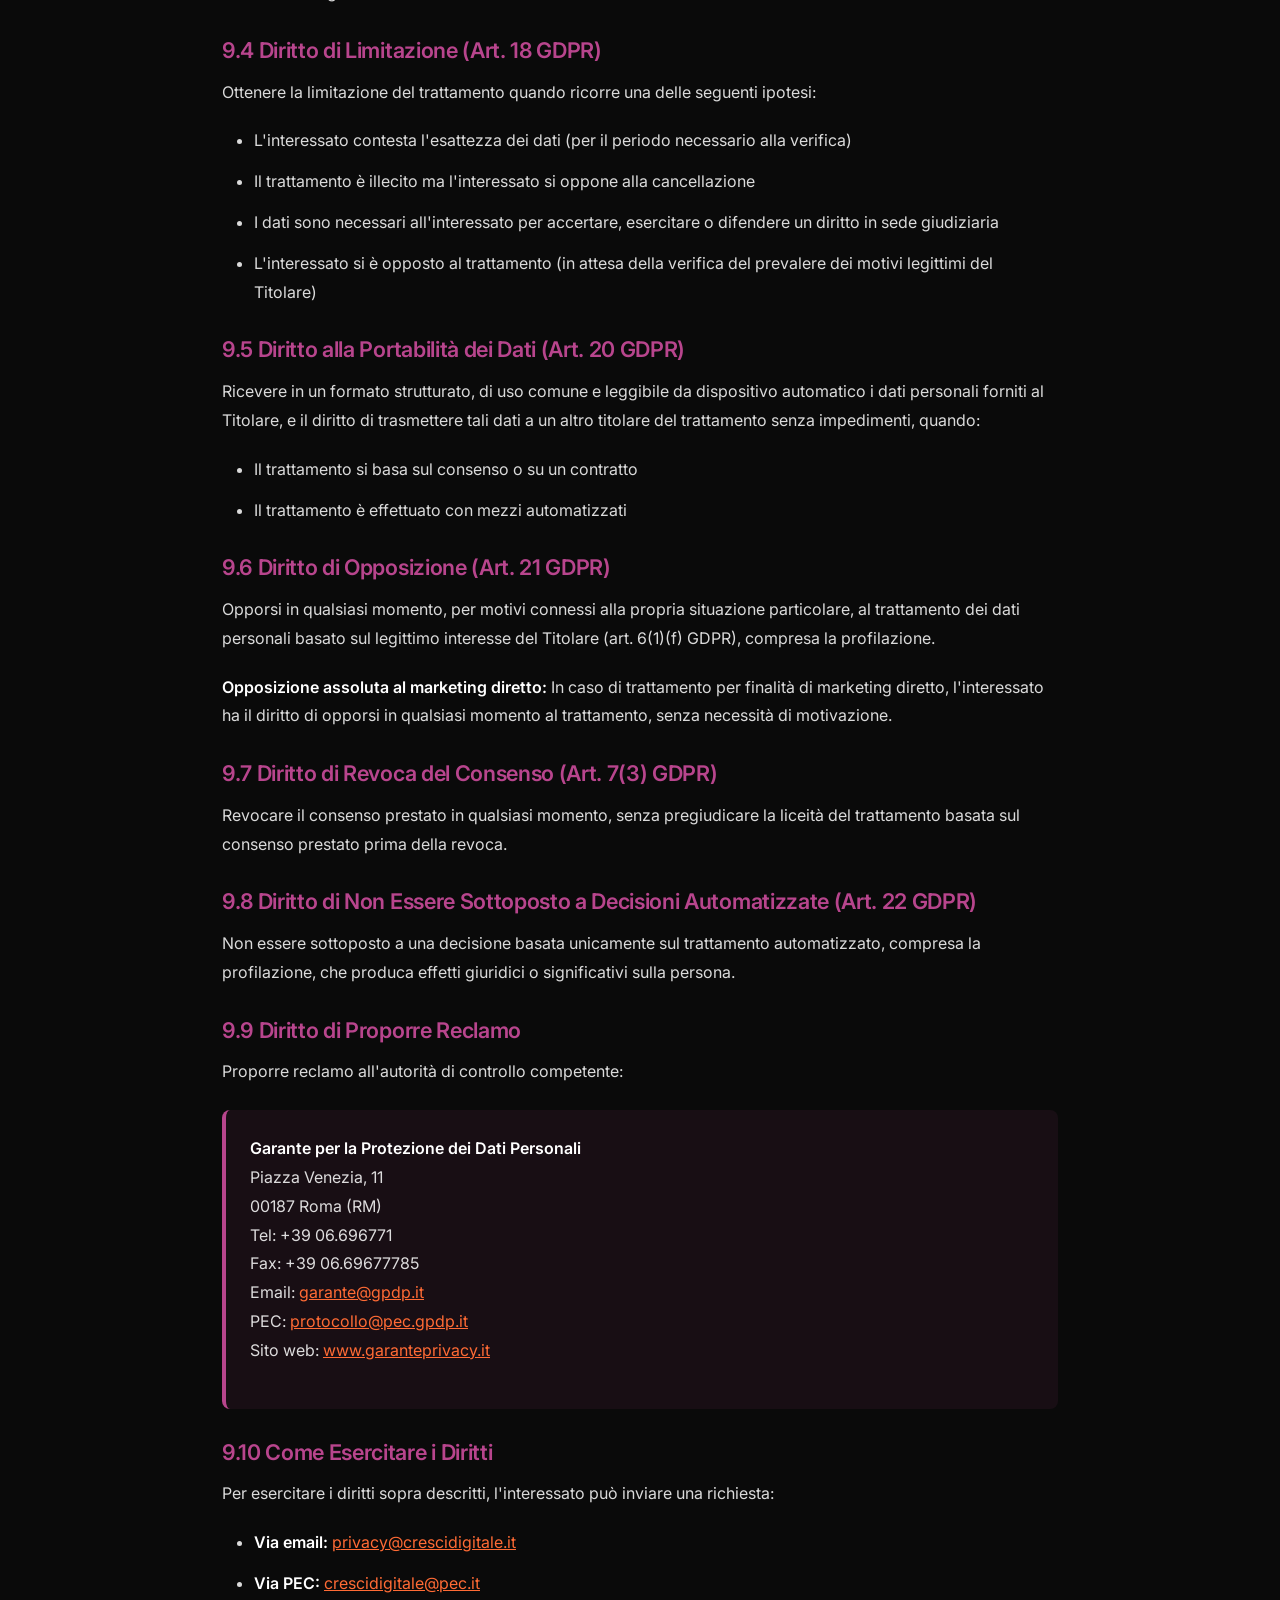
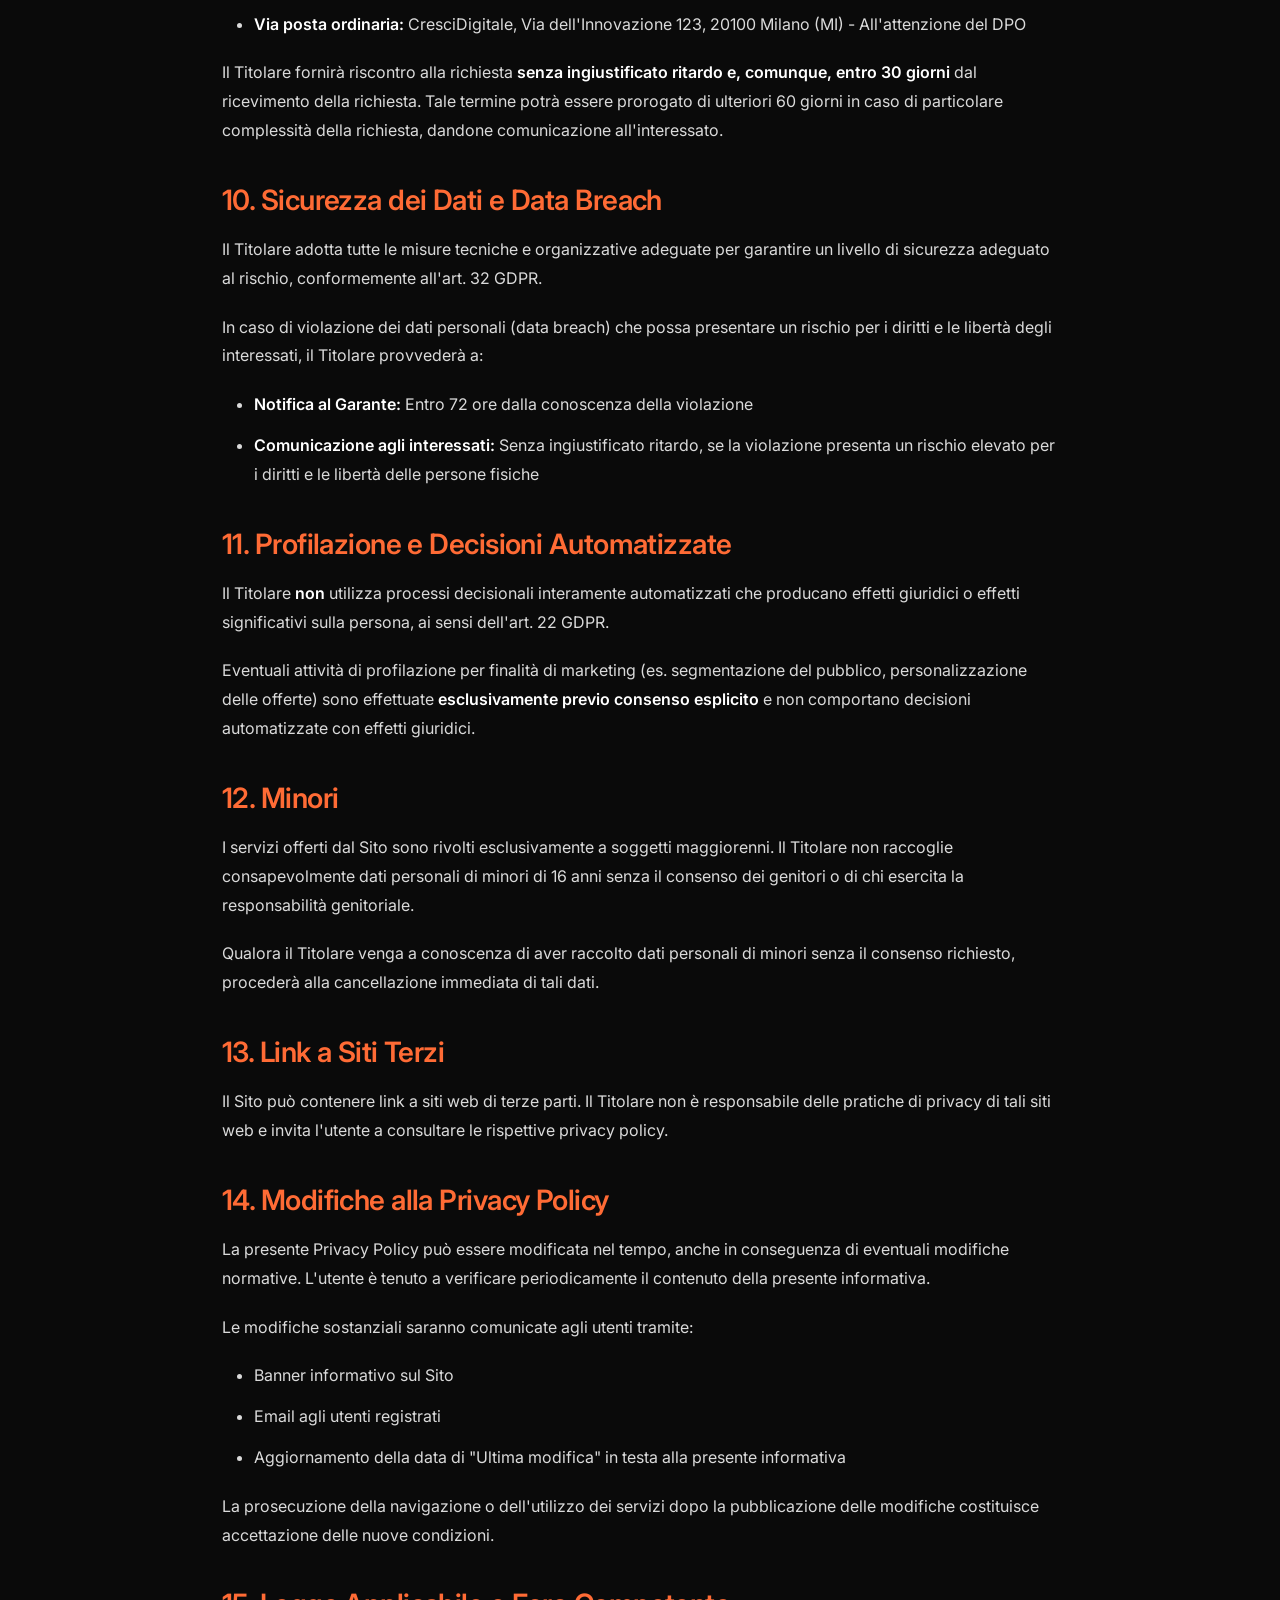
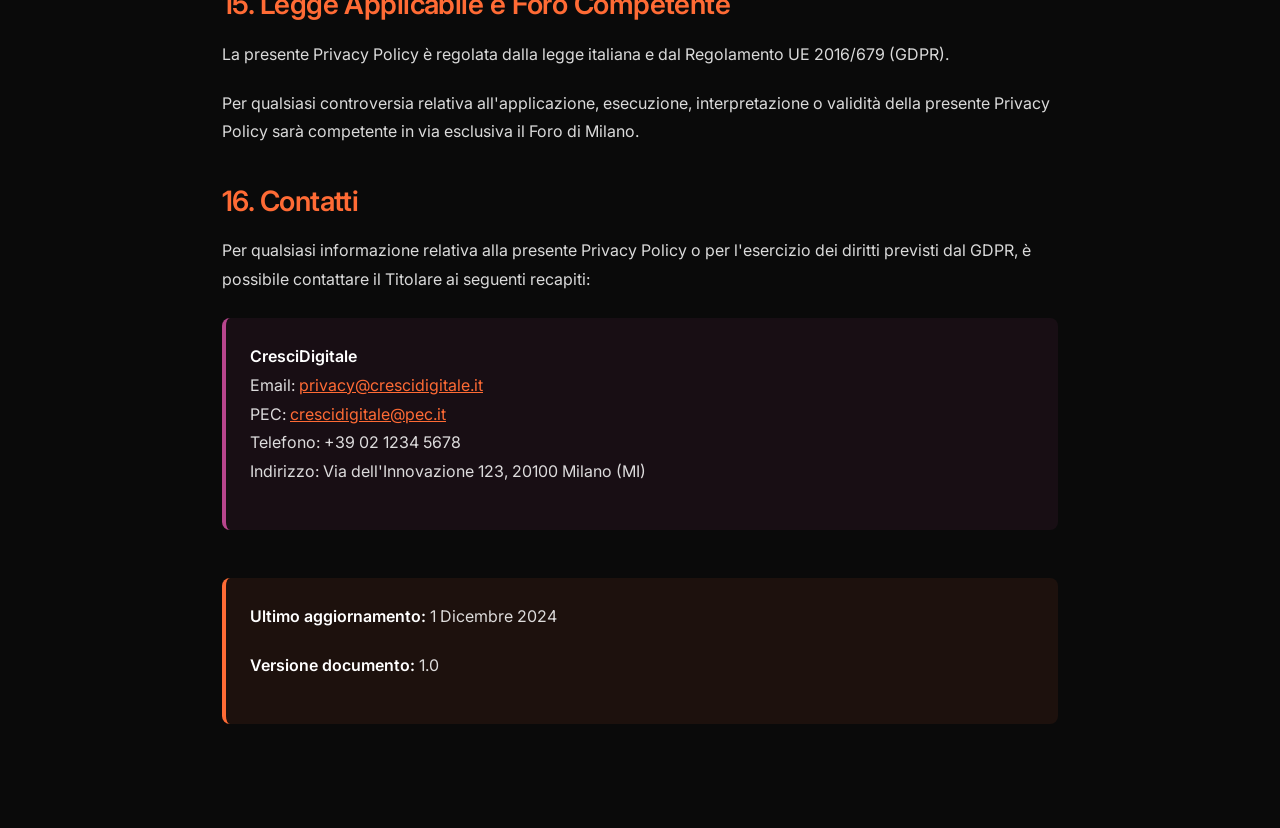
<file: privacy-policy.html>
<!DOCTYPE html>
<html lang="it">
<head>
    <meta charset="UTF-8">
    <meta name="viewport" content="width=device-width, initial-scale=1.0">
    <meta name="description" content="Privacy Policy di CresciDigitale - Informativa sul trattamento dei dati personali conforme al GDPR">
    <meta name="robots" content="noindex, follow">
    <title>Privacy Policy | CresciDigitale</title>

    <link rel="canonical" href="https://crescidigitale.it/privacy-policy">
    <link rel="stylesheet" href="css/style.css">
    <link rel="preconnect" href="https://fonts.googleapis.com">
    <link rel="preconnect" href="https://fonts.gstatic.com" crossorigin>
    <link href="https://fonts.googleapis.com/css2?family=Inter:wght@300;400;500;600;700;800&display=swap" rel="stylesheet">

    <style>
        .legal-page {
            background: #0A0A0A;
            color: rgba(255, 255, 255, 0.85);
            min-height: 100vh;
            padding-top: 100px;
        }
        .legal-container {
            max-width: 900px;
            margin: 0 auto;
            padding: 3rem 2rem 5rem;
        }
        .legal-header {
            margin-bottom: 3rem;
            border-bottom: 2px solid rgba(184, 69, 141, 0.3);
            padding-bottom: 2rem;
        }
        .legal-header h1 {
            color: #fff;
            font-size: 2.5rem;
            margin-bottom: 1rem;
            font-weight: 700;
        }
        .legal-meta {
            color: rgba(255, 255, 255, 0.6);
            font-size: 0.95rem;
        }
        .legal-content h2 {
            color: #FF6B35;
            font-size: 1.75rem;
            margin: 2.5rem 0 1.25rem;
            font-weight: 600;
        }
        .legal-content h3 {
            color: #B8458D;
            font-size: 1.35rem;
            margin: 2rem 0 1rem;
            font-weight: 600;
        }
        .legal-content h4 {
            color: rgba(255, 255, 255, 0.95);
            font-size: 1.15rem;
            margin: 1.5rem 0 0.75rem;
            font-weight: 600;
        }
        .legal-content p {
            line-height: 1.8;
            margin-bottom: 1.25rem;
            color: rgba(255, 255, 255, 0.85);
        }
        .legal-content ul, .legal-content ol {
            margin: 1.25rem 0 1.25rem 2rem;
            line-height: 1.8;
        }
        .legal-content li {
            margin-bottom: 0.75rem;
            color: rgba(255, 255, 255, 0.85);
        }
        .legal-content strong {
            color: #fff;
            font-weight: 600;
        }
        .legal-box {
            background: rgba(184, 69, 141, 0.08);
            border-left: 4px solid #B8458D;
            padding: 1.5rem;
            margin: 1.5rem 0;
            border-radius: 8px;
        }
        .legal-table {
            width: 100%;
            border-collapse: collapse;
            margin: 1.5rem 0;
            background: rgba(255, 255, 255, 0.03);
            border-radius: 8px;
            overflow: hidden;
        }
        .legal-table th,
        .legal-table td {
            padding: 1rem;
            text-align: left;
            border-bottom: 1px solid rgba(255, 255, 255, 0.1);
        }
        .legal-table th {
            background: rgba(184, 69, 141, 0.15);
            color: #fff;
            font-weight: 600;
        }
        .back-link {
            display: inline-flex;
            align-items: center;
            color: #FF6B35;
            text-decoration: none;
            margin-bottom: 2rem;
            font-weight: 500;
            transition: color 0.3s;
        }
        .back-link:hover {
            color: #B8458D;
        }
        @media (max-width: 834px) {
            .legal-header h1 {
                font-size: 2rem;
            }
            .legal-content h2 {
                font-size: 1.5rem;
            }
            .legal-table {
                font-size: 0.9rem;
            }
        }
    </style>
</head>
<body class="legal-page">
    <!-- Navigation -->
    <nav class="navbar" id="navbar">
        <div class="container">
            <div class="nav-wrapper">
                <a href="/" class="logo">
                    <span class="logo-text">Cresci</span><span class="logo-accent">Digitale</span>
                </a>
                <button class="mobile-toggle" id="mobileToggle" aria-label="Menu">
                    <span></span>
                    <span></span>
                    <span></span>
                </button>
                <ul class="nav-menu" id="navMenu">
                    <li><a href="/#home" class="nav-link">Home</a></li>
                    <li><a href="/#servizi" class="nav-link">Servizi</a></li>
                    <li><a href="/#chi-siamo" class="nav-link">Chi Siamo</a></li>
                    <li><a href="/#formazione" class="nav-link">Formazione</a></li>
                    <li><a href="/#contatti" class="nav-link cta-button">Contattaci</a></li>
                </ul>
            </div>
        </div>
    </nav>

    <main class="legal-container">
        <a href="/" class="back-link">← Torna alla Home</a>

        <div class="legal-header">
            <h1>Privacy Policy</h1>
            <div class="legal-meta">
                <p><strong>Ultima modifica:</strong> 1 Dicembre 2024</p>
                <p><strong>Versione:</strong> 1.0</p>
            </div>
        </div>

        <div class="legal-content">
            <div class="legal-box">
                <p><strong>Informativa sul trattamento dei dati personali ai sensi degli artt. 13 e 14 del Regolamento UE 2016/679 (GDPR)</strong></p>
                <p>La presente Privacy Policy descrive le modalità di trattamento dei dati personali degli utenti che consultano il sito web <strong>https://crescidigitale.it</strong> (di seguito, "Sito") e usufruiscono dei servizi offerti da CresciDigitale.</p>
            </div>

            <h2>1. Titolare del Trattamento</h2>
            <p>Il Titolare del trattamento dei dati personali è:</p>
            <div class="legal-box">
                <p><strong>CresciDigitale</strong><br>
                Via dell'Innovazione 123<br>
                20100 Milano (MI), Italia<br>
                P.IVA: [DA INSERIRE]<br>
                Email: <a href="mailto:privacy@crescidigitale.it" style="color:#FF6B35;">privacy@crescidigitale.it</a><br>
                PEC: <a href="mailto:crescidigitale@pec.it" style="color:#FF6B35;">crescidigitale@pec.it</a></p>
            </div>

            <h2>2. Dati di Contatto del Data Protection Officer (DPO)</h2>
            <p>Per l'esercizio dei diritti di cui all'art. 15 e seguenti del GDPR, è possibile contattare il Data Protection Officer (DPO) ai seguenti recapiti:</p>
            <ul>
                <li><strong>Email:</strong> <a href="mailto:dpo@crescidigitale.it" style="color:#FF6B35;">dpo@crescidigitale.it</a></li>
                <li><strong>Indirizzo:</strong> Via dell'Innovazione 123, 20100 Milano (MI)</li>
            </ul>

            <h2>3. Tipologie di Dati Raccolti</h2>
            <p>Il Titolare raccoglie le seguenti categorie di dati personali:</p>

            <h3>3.1 Dati di Navigazione</h3>
            <p>I sistemi informatici e le procedure software preposte al funzionamento del Sito acquisiscono, nel corso del loro normale esercizio, alcuni dati personali la cui trasmissione è implicita nell'uso dei protocolli di comunicazione Internet.</p>
            <p>Tali dati includono:</p>
            <ul>
                <li>Indirizzi IP</li>
                <li>Tipo di browser e parametri del dispositivo utilizzato</li>
                <li>Sistema operativo</li>
                <li>Nome del dominio e indirizzi dei siti web dai quali si è provenuti o ai quali si accede</li>
                <li>Informazioni sulle pagine visitate</li>
                <li>Orario di accesso</li>
                <li>Permanenza sulla singola pagina</li>
                <li>Dati di geolocalizzazione approssimativa (paese/città)</li>
            </ul>

            <h3>3.2 Dati Forniti Volontariamente dall'Utente</h3>
            <p>L'invio facoltativo, esplicito e volontario di messaggi agli indirizzi di contatto del Titolare, nonché la compilazione dei form presenti sul Sito, comporta l'acquisizione dei dati di contatto del mittente, necessari per rispondere, nonché di tutti i dati personali inclusi nelle comunicazioni.</p>
            <p>I dati raccolti tramite form di contatto includono:</p>
            <ul>
                <li>Nome e cognome</li>
                <li>Indirizzo email</li>
                <li>Numero di telefono (opzionale)</li>
                <li>Ragione sociale / Nome dell'organizzazione (opzionale)</li>
                <li>Messaggio / Richiesta di informazioni</li>
            </ul>

            <h3>3.3 Cookie e Tecnologie Simili</h3>
            <p>Il Sito utilizza cookie tecnici e, previo consenso, cookie di profilazione. Per maggiori informazioni, consultare la <a href="/cookie-policy" style="color:#FF6B35;text-decoration:underline;">Cookie Policy</a>.</p>

            <h2>4. Finalità e Base Giuridica del Trattamento</h2>

            <table class="legal-table">
                <thead>
                    <tr>
                        <th>Finalità</th>
                        <th>Base Giuridica (GDPR)</th>
                        <th>Consenso Richiesto</th>
                    </tr>
                </thead>
                <tbody>
                    <tr>
                        <td>Erogazione dei servizi richiesti dall'utente</td>
                        <td>Art. 6(1)(b) - Esecuzione di un contratto</td>
                        <td>No</td>
                    </tr>
                    <tr>
                        <td>Risposta a richieste di informazioni</td>
                        <td>Art. 6(1)(b) - Esecuzione di misure precontrattuali</td>
                        <td>No</td>
                    </tr>
                    <tr>
                        <td>Adempimenti di obblighi legali e fiscali</td>
                        <td>Art. 6(1)(c) - Obbligo legale</td>
                        <td>No</td>
                    </tr>
                    <tr>
                        <td>Marketing diretto e invio newsletter</td>
                        <td>Art. 6(1)(a) - Consenso esplicito</td>
                        <td>Sì</td>
                    </tr>
                    <tr>
                        <td>Profilazione e analisi comportamentale</td>
                        <td>Art. 6(1)(a) - Consenso esplicito</td>
                        <td>Sì</td>
                    </tr>
                    <tr>
                        <td>Miglioramento del servizio e analisi statistiche</td>
                        <td>Art. 6(1)(f) - Legittimo interesse</td>
                        <td>No (possibilità di opposizione)</td>
                    </tr>
                    <tr>
                        <td>Sicurezza informatica e prevenzione frodi</td>
                        <td>Art. 6(1)(f) - Legittimo interesse</td>
                        <td>No</td>
                    </tr>
                </tbody>
            </table>

            <h3>4.1 Dettaglio Finalità</h3>

            <h4>a) Finalità Necessarie (No Consenso Richiesto)</h4>
            <ul>
                <li><strong>Erogazione dei servizi:</strong> Gestione delle richieste di informazioni sui corsi di formazione, iscrizioni, erogazione della formazione</li>
                <li><strong>Gestione amministrativa:</strong> Fatturazione, contabilità, gestione contratti</li>
                <li><strong>Obblighi di legge:</strong> Conservazione documenti fiscali, adempimenti previsti dalla normativa vigente</li>
                <li><strong>Sicurezza:</strong> Prevenzione di attività fraudolente, protezione del Sito da attacchi informatici</li>
            </ul>

            <h4>b) Finalità Marketing (Consenso Richiesto)</h4>
            <p>Previo consenso esplicito, i dati potranno essere utilizzati per:</p>
            <ul>
                <li>Invio di comunicazioni commerciali e promozionali relative ai servizi di CresciDigitale</li>
                <li>Newsletter informativa su corsi, eventi e novità</li>
                <li>Inviti a webinar, workshop e iniziative formative</li>
                <li>Sondaggi di soddisfazione</li>
            </ul>

            <h4>c) Finalità Profilazione (Consenso Richiesto)</h4>
            <p>Previo consenso esplicito e separato, i dati potranno essere utilizzati per:</p>
            <ul>
                <li>Analisi delle preferenze e interessi dell'utente</li>
                <li>Personalizzazione delle offerte formative</li>
                <li>Segmentazione del pubblico per campagne mirate</li>
            </ul>

            <h2>5. Modalità di Trattamento</h2>
            <p>I dati personali sono trattati con strumenti automatizzati e manuali, con logiche strettamente correlate alle finalità indicate, e comunque in modo da garantire la sicurezza e la riservatezza dei dati stessi.</p>

            <p>Il Titolare adotta misure di sicurezza tecniche e organizzative adeguate per proteggere i dati personali da:</p>
            <ul>
                <li>Accesso non autorizzato</li>
                <li>Alterazione o divulgazione non autorizzata</li>
                <li>Distruzione o perdita accidentale</li>
                <li>Trattamento non conforme alle finalità dichiarate</li>
            </ul>

            <h3>5.1 Misure di Sicurezza Implementate</h3>
            <ul>
                <li><strong>Cifratura:</strong> Connessioni HTTPS/TLS per la trasmissione sicura dei dati</li>
                <li><strong>Controllo accessi:</strong> Accesso ai dati limitato al personale autorizzato con credenziali individuali</li>
                <li><strong>Pseudonimizzazione:</strong> Quando possibile, i dati vengono pseudonimizzati per ridurre i rischi</li>
                <li><strong>Backup periodici:</strong> Backup crittografati per garantire la continuità del servizio</li>
                <li><strong>Formazione del personale:</strong> Personale formato sulla protezione dei dati e sulla sicurezza informatica</li>
                <li><strong>Audit regolari:</strong> Verifiche periodiche dei sistemi e delle procedure di sicurezza</li>
            </ul>

            <h2>6. Destinatari dei Dati</h2>
            <p>I dati personali potranno essere comunicati a:</p>

            <h3>6.1 Personale Interno</h3>
            <p>I dati saranno accessibili al personale del Titolare specificamente autorizzato e formato, che necessita di accedere ai dati per svolgere le proprie mansioni.</p>

            <h3>6.2 Responsabili del Trattamento</h3>
            <p>I dati potranno essere comunicati a soggetti terzi che forniscono servizi per la gestione del sistema informatico e della rete di telecomunicazioni, nominati Responsabili del trattamento ai sensi dell'art. 28 GDPR:</p>
            <ul>
                <li><strong>Hosting provider:</strong> Per l'hosting e la manutenzione del Sito</li>
                <li><strong>Email service provider:</strong> Per l'invio di email transazionali e newsletter</li>
                <li><strong>Piattaforme CRM:</strong> Per la gestione delle relazioni con i clienti</li>
                <li><strong>Software di videoconferenza:</strong> Per l'erogazione di corsi online</li>
                <li><strong>Servizi di analytics:</strong> Per analisi statistiche aggregate</li>
                <li><strong>Servizi di pagamento:</strong> Per la gestione dei pagamenti online</li>
                <li><strong>Consulenti legali e fiscali:</strong> Per adempimenti legali e fiscali</li>
            </ul>

            <h3>6.3 Altre Categorie di Destinatari</h3>
            <ul>
                <li><strong>Autorità pubbliche:</strong> Su richiesta e nei limiti previsti dalla legge (es. Agenzia delle Entrate, Autorità Giudiziaria)</li>
                <li><strong>Istituti di credito:</strong> Per la gestione dei pagamenti</li>
                <li><strong>Professionisti:</strong> Commercialisti, avvocati, consulenti del lavoro, per adempimenti contrattuali e legali</li>
            </ul>

            <p>L'elenco completo dei Responsabili del trattamento è disponibile presso la sede del Titolare e può essere richiesto scrivendo a <a href="mailto:privacy@crescidigitale.it" style="color:#FF6B35;">privacy@crescidigitale.it</a>.</p>

            <h2>7. Trasferimento Dati Extra-UE</h2>
            <p>I dati personali sono trattati presso le sedi del Titolare e presso i data center dei fornitori di servizi situati nell'Unione Europea.</p>

            <p>Qualora alcuni servizi terzi comportino trasferimenti di dati verso paesi extra-UE (es. USA), tali trasferimenti avvengono sulla base di:</p>
            <ul>
                <li><strong>Decisioni di adeguatezza:</strong> Paesi riconosciuti dalla Commissione UE come aventi un livello adeguato di protezione dei dati</li>
                <li><strong>Clausole Contrattuali Standard (SCC):</strong> Approvate dalla Commissione Europea (Decisione 2021/914/UE)</li>
                <li><strong>Binding Corporate Rules (BCR):</strong> Per multinazionali certificate</li>
                <li><strong>Consenso esplicito:</strong> Ove richiesto dalla normativa</li>
            </ul>

            <p>I fornitori statunitensi utilizzati sono conformi al <strong>EU-U.S. Data Privacy Framework</strong> quando applicabile.</p>

            <h2>8. Periodo di Conservazione</h2>
            <p>I dati personali saranno conservati per il tempo strettamente necessario a conseguire le finalità per le quali sono stati raccolti, nel rispetto dei seguenti criteri:</p>

            <table class="legal-table">
                <thead>
                    <tr>
                        <th>Tipologia Dati</th>
                        <th>Periodo di Conservazione</th>
                        <th>Base Normativa</th>
                    </tr>
                </thead>
                <tbody>
                    <tr>
                        <td>Dati di navigazione (log)</td>
                        <td>Massimo 12 mesi</td>
                        <td>D.Lgs. 196/2003, art. 132</td>
                    </tr>
                    <tr>
                        <td>Form di contatto (no contratto)</td>
                        <td>24 mesi dalla raccolta</td>
                        <td>Legittimo interesse</td>
                    </tr>
                    <tr>
                        <td>Dati contrattuali e fatturazione</td>
                        <td>10 anni dalla chiusura del rapporto</td>
                        <td>Art. 2220 c.c. / Normativa fiscale</td>
                    </tr>
                    <tr>
                        <td>Marketing (con consenso)</td>
                        <td>Fino a revoca del consenso, max 24 mesi di inattività</td>
                        <td>Consenso GDPR Art. 6(1)(a)</td>
                    </tr>
                    <tr>
                        <td>Cookie analitici (anonimi)</td>
                        <td>26 mesi</td>
                        <td>Linee Guida Cookie Garante Privacy</td>
                    </tr>
                    <tr>
                        <td>Cookie profilazione</td>
                        <td>6 mesi dalla raccolta consenso</td>
                        <td>Linee Guida Cookie Garante Privacy</td>
                    </tr>
                    <tr>
                        <td>Contenziosi legali</td>
                        <td>Fino a conclusione + termini prescrizionali</td>
                        <td>Art. 2946 c.c.</td>
                    </tr>
                </tbody>
            </table>

            <p>Decorso il periodo di conservazione, i dati saranno cancellati o resi anonimi in modo irreversibile.</p>

            <h2>9. Diritti dell'Interessato</h2>
            <p>Ai sensi degli artt. 15-22 del GDPR, l'interessato ha il diritto di:</p>

            <h3>9.1 Diritto di Accesso (Art. 15 GDPR)</h3>
            <p>Ottenere conferma che sia o meno in corso un trattamento di dati personali che lo riguardano e, in tal caso, ottenere l'accesso ai dati e alle seguenti informazioni:</p>
            <ul>
                <li>Finalità del trattamento</li>
                <li>Categorie di dati personali trattati</li>
                <li>Destinatari o categorie di destinatari</li>
                <li>Periodo di conservazione previsto</li>
                <li>Esistenza dei diritti GDPR</li>
                <li>Diritto di proporre reclamo all'Autorità Garante</li>
                <li>Origine dei dati (se non raccolti dall'interessato)</li>
                <li>Esistenza di processi decisionali automatizzati</li>
            </ul>

            <h3>9.2 Diritto di Rettifica (Art. 16 GDPR)</h3>
            <p>Ottenere senza ingiustificato ritardo la rettifica dei dati personali inesatti e l'integrazione dei dati personali incompleti.</p>

            <h3>9.3 Diritto alla Cancellazione - "Diritto all'Oblio" (Art. 17 GDPR)</h3>
            <p>Ottenere la cancellazione dei dati personali che lo riguardano quando ricorre una delle seguenti ipotesi:</p>
            <ul>
                <li>I dati non sono più necessari rispetto alle finalità</li>
                <li>L'interessato revoca il consenso e non sussiste altro fondamento giuridico</li>
                <li>L'interessato si oppone al trattamento e non sussiste un motivo legittimo prevalente</li>
                <li>I dati sono stati trattati illecitamente</li>
                <li>I dati devono essere cancellati per adempiere un obbligo legale</li>
                <li>I dati sono stati raccolti in relazione a servizi offerti a minori</li>
            </ul>
            <p><strong>Eccezioni:</strong> Il diritto alla cancellazione non si applica quando il trattamento è necessario per adempiere un obbligo legale, per l'esecuzione di un compito di interesse pubblico, per accertare, esercitare o difendere un diritto in sede giudiziaria.</p>

            <h3>9.4 Diritto di Limitazione (Art. 18 GDPR)</h3>
            <p>Ottenere la limitazione del trattamento quando ricorre una delle seguenti ipotesi:</p>
            <ul>
                <li>L'interessato contesta l'esattezza dei dati (per il periodo necessario alla verifica)</li>
                <li>Il trattamento è illecito ma l'interessato si oppone alla cancellazione</li>
                <li>I dati sono necessari all'interessato per accertare, esercitare o difendere un diritto in sede giudiziaria</li>
                <li>L'interessato si è opposto al trattamento (in attesa della verifica del prevalere dei motivi legittimi del Titolare)</li>
            </ul>

            <h3>9.5 Diritto alla Portabilità dei Dati (Art. 20 GDPR)</h3>
            <p>Ricevere in un formato strutturato, di uso comune e leggibile da dispositivo automatico i dati personali forniti al Titolare, e il diritto di trasmettere tali dati a un altro titolare del trattamento senza impedimenti, quando:</p>
            <ul>
                <li>Il trattamento si basa sul consenso o su un contratto</li>
                <li>Il trattamento è effettuato con mezzi automatizzati</li>
            </ul>

            <h3>9.6 Diritto di Opposizione (Art. 21 GDPR)</h3>
            <p>Opporsi in qualsiasi momento, per motivi connessi alla propria situazione particolare, al trattamento dei dati personali basato sul legittimo interesse del Titolare (art. 6(1)(f) GDPR), compresa la profilazione.</p>
            <p><strong>Opposizione assoluta al marketing diretto:</strong> In caso di trattamento per finalità di marketing diretto, l'interessato ha il diritto di opporsi in qualsiasi momento al trattamento, senza necessità di motivazione.</p>

            <h3>9.7 Diritto di Revoca del Consenso (Art. 7(3) GDPR)</h3>
            <p>Revocare il consenso prestato in qualsiasi momento, senza pregiudicare la liceità del trattamento basata sul consenso prestato prima della revoca.</p>

            <h3>9.8 Diritto di Non Essere Sottoposto a Decisioni Automatizzate (Art. 22 GDPR)</h3>
            <p>Non essere sottoposto a una decisione basata unicamente sul trattamento automatizzato, compresa la profilazione, che produca effetti giuridici o significativi sulla persona.</p>

            <h3>9.9 Diritto di Proporre Reclamo</h3>
            <p>Proporre reclamo all'autorità di controllo competente:</p>
            <div class="legal-box">
                <p><strong>Garante per la Protezione dei Dati Personali</strong><br>
                Piazza Venezia, 11<br>
                00187 Roma (RM)<br>
                Tel: +39 06.696771<br>
                Fax: +39 06.69677785<br>
                Email: <a href="mailto:garante@gpdp.it" style="color:#FF6B35;">garante@gpdp.it</a><br>
                PEC: <a href="mailto:protocollo@pec.gpdp.it" style="color:#FF6B35;">protocollo@pec.gpdp.it</a><br>
                Sito web: <a href="https://www.garanteprivacy.it" target="_blank" style="color:#FF6B35;">www.garanteprivacy.it</a></p>
            </div>

            <h3>9.10 Come Esercitare i Diritti</h3>
            <p>Per esercitare i diritti sopra descritti, l'interessato può inviare una richiesta:</p>
            <ul>
                <li><strong>Via email:</strong> <a href="mailto:privacy@crescidigitale.it" style="color:#FF6B35;">privacy@crescidigitale.it</a></li>
                <li><strong>Via PEC:</strong> <a href="mailto:crescidigitale@pec.it" style="color:#FF6B35;">crescidigitale@pec.it</a></li>
                <li><strong>Via posta ordinaria:</strong> CresciDigitale, Via dell'Innovazione 123, 20100 Milano (MI) - All'attenzione del DPO</li>
            </ul>
            <p>Il Titolare fornirà riscontro alla richiesta <strong>senza ingiustificato ritardo e, comunque, entro 30 giorni</strong> dal ricevimento della richiesta. Tale termine potrà essere prorogato di ulteriori 60 giorni in caso di particolare complessità della richiesta, dandone comunicazione all'interessato.</p>

            <h2>10. Sicurezza dei Dati e Data Breach</h2>
            <p>Il Titolare adotta tutte le misure tecniche e organizzative adeguate per garantire un livello di sicurezza adeguato al rischio, conformemente all'art. 32 GDPR.</p>

            <p>In caso di violazione dei dati personali (data breach) che possa presentare un rischio per i diritti e le libertà degli interessati, il Titolare provvederà a:</p>
            <ul>
                <li><strong>Notifica al Garante:</strong> Entro 72 ore dalla conoscenza della violazione</li>
                <li><strong>Comunicazione agli interessati:</strong> Senza ingiustificato ritardo, se la violazione presenta un rischio elevato per i diritti e le libertà delle persone fisiche</li>
            </ul>

            <h2>11. Profilazione e Decisioni Automatizzate</h2>
            <p>Il Titolare <strong>non</strong> utilizza processi decisionali interamente automatizzati che producano effetti giuridici o effetti significativi sulla persona, ai sensi dell'art. 22 GDPR.</p>

            <p>Eventuali attività di profilazione per finalità di marketing (es. segmentazione del pubblico, personalizzazione delle offerte) sono effettuate <strong>esclusivamente previo consenso esplicito</strong> e non comportano decisioni automatizzate con effetti giuridici.</p>

            <h2>12. Minori</h2>
            <p>I servizi offerti dal Sito sono rivolti esclusivamente a soggetti maggiorenni. Il Titolare non raccoglie consapevolmente dati personali di minori di 16 anni senza il consenso dei genitori o di chi esercita la responsabilità genitoriale.</p>

            <p>Qualora il Titolare venga a conoscenza di aver raccolto dati personali di minori senza il consenso richiesto, procederà alla cancellazione immediata di tali dati.</p>

            <h2>13. Link a Siti Terzi</h2>
            <p>Il Sito può contenere link a siti web di terze parti. Il Titolare non è responsabile delle pratiche di privacy di tali siti web e invita l'utente a consultare le rispettive privacy policy.</p>

            <h2>14. Modifiche alla Privacy Policy</h2>
            <p>La presente Privacy Policy può essere modificata nel tempo, anche in conseguenza di eventuali modifiche normative. L'utente è tenuto a verificare periodicamente il contenuto della presente informativa.</p>

            <p>Le modifiche sostanziali saranno comunicate agli utenti tramite:</p>
            <ul>
                <li>Banner informativo sul Sito</li>
                <li>Email agli utenti registrati</li>
                <li>Aggiornamento della data di "Ultima modifica" in testa alla presente informativa</li>
            </ul>

            <p>La prosecuzione della navigazione o dell'utilizzo dei servizi dopo la pubblicazione delle modifiche costituisce accettazione delle nuove condizioni.</p>

            <h2>15. Legge Applicabile e Foro Competente</h2>
            <p>La presente Privacy Policy è regolata dalla legge italiana e dal Regolamento UE 2016/679 (GDPR).</p>
            <p>Per qualsiasi controversia relativa all'applicazione, esecuzione, interpretazione o validità della presente Privacy Policy sarà competente in via esclusiva il Foro di Milano.</p>

            <h2>16. Contatti</h2>
            <p>Per qualsiasi informazione relativa alla presente Privacy Policy o per l'esercizio dei diritti previsti dal GDPR, è possibile contattare il Titolare ai seguenti recapiti:</p>
            <div class="legal-box">
                <p><strong>CresciDigitale</strong><br>
                Email: <a href="mailto:privacy@crescidigitale.it" style="color:#FF6B35;">privacy@crescidigitale.it</a><br>
                PEC: <a href="mailto:crescidigitale@pec.it" style="color:#FF6B35;">crescidigitale@pec.it</a><br>
                Telefono: +39 02 1234 5678<br>
                Indirizzo: Via dell'Innovazione 123, 20100 Milano (MI)</p>
            </div>

            <div class="legal-box" style="margin-top: 3rem; background: rgba(255, 107, 53, 0.08); border-left-color: #FF6B35;">
                <p><strong>Ultimo aggiornamento:</strong> 1 Dicembre 2024</p>
                <p><strong>Versione documento:</strong> 1.0</p>
            </div>
        </div>
    </main>

    <script src="js/main.js"></script>
</body>
</html>
</file>
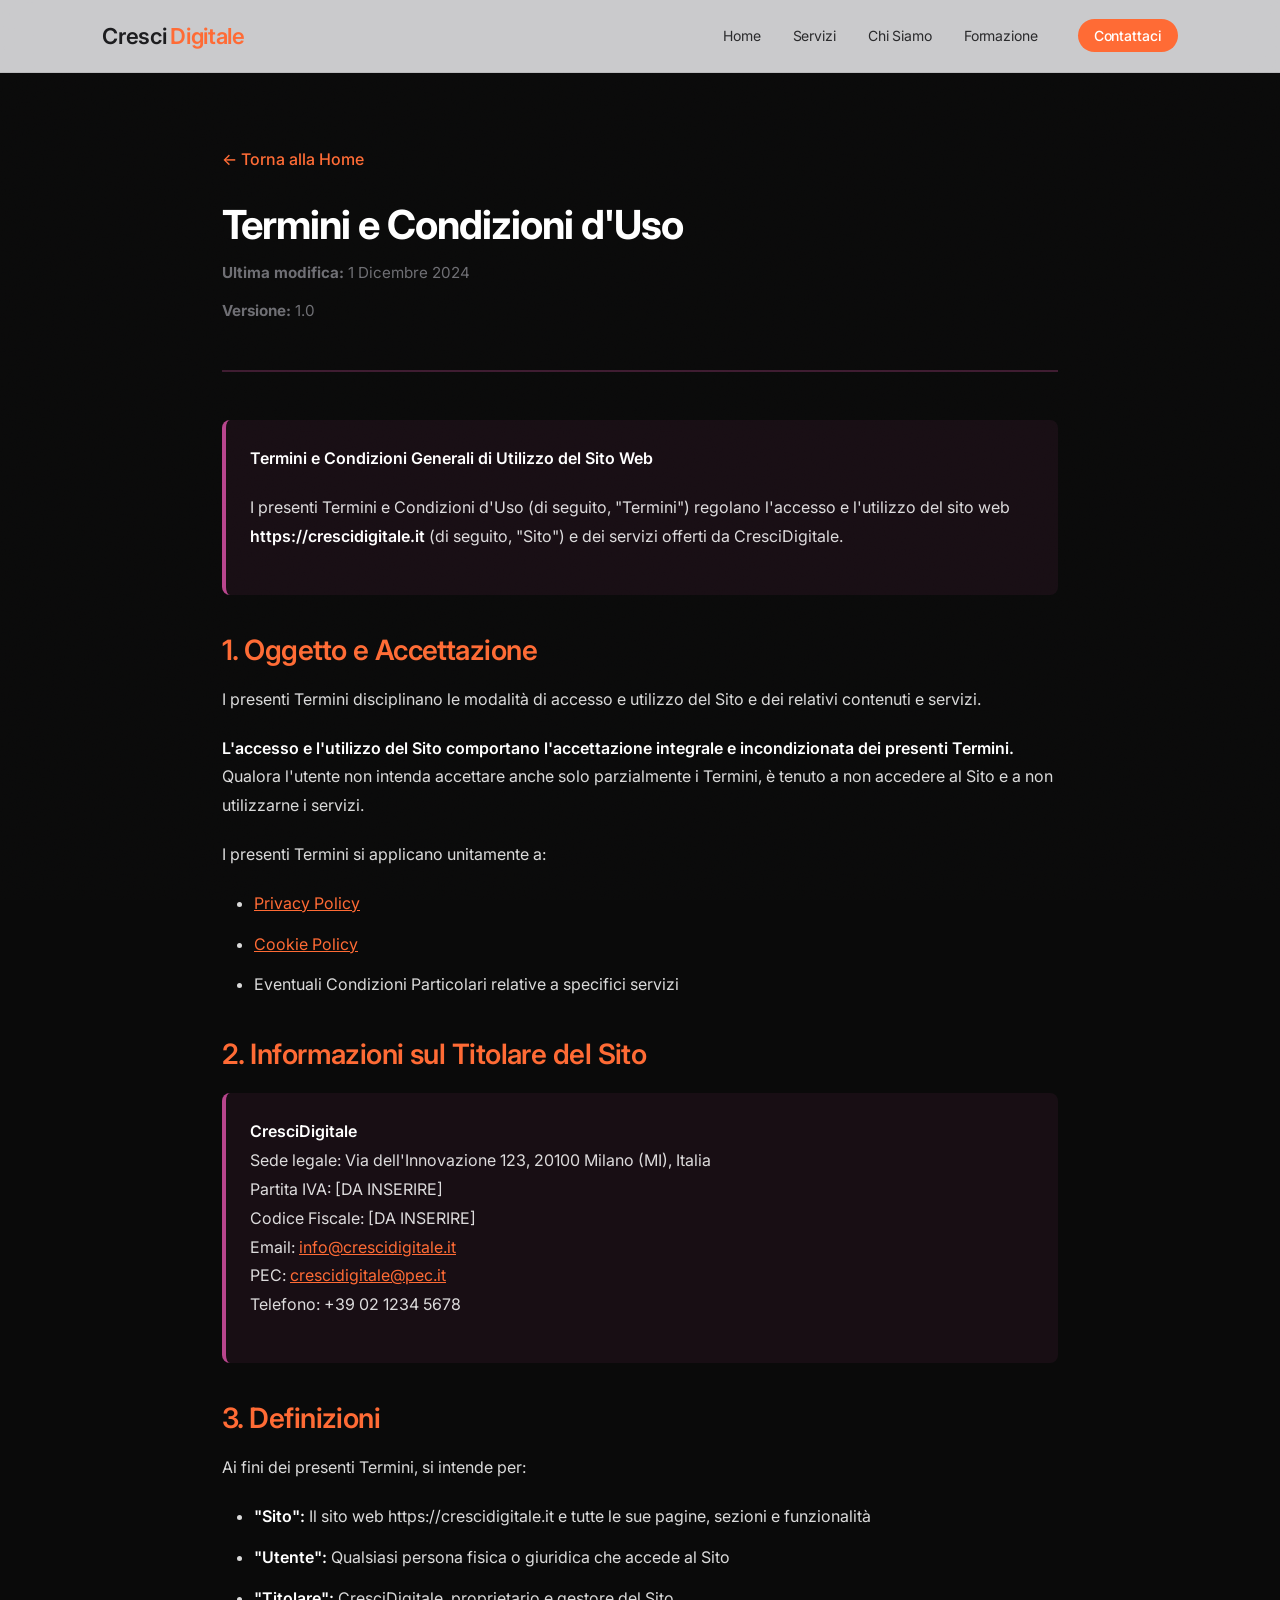
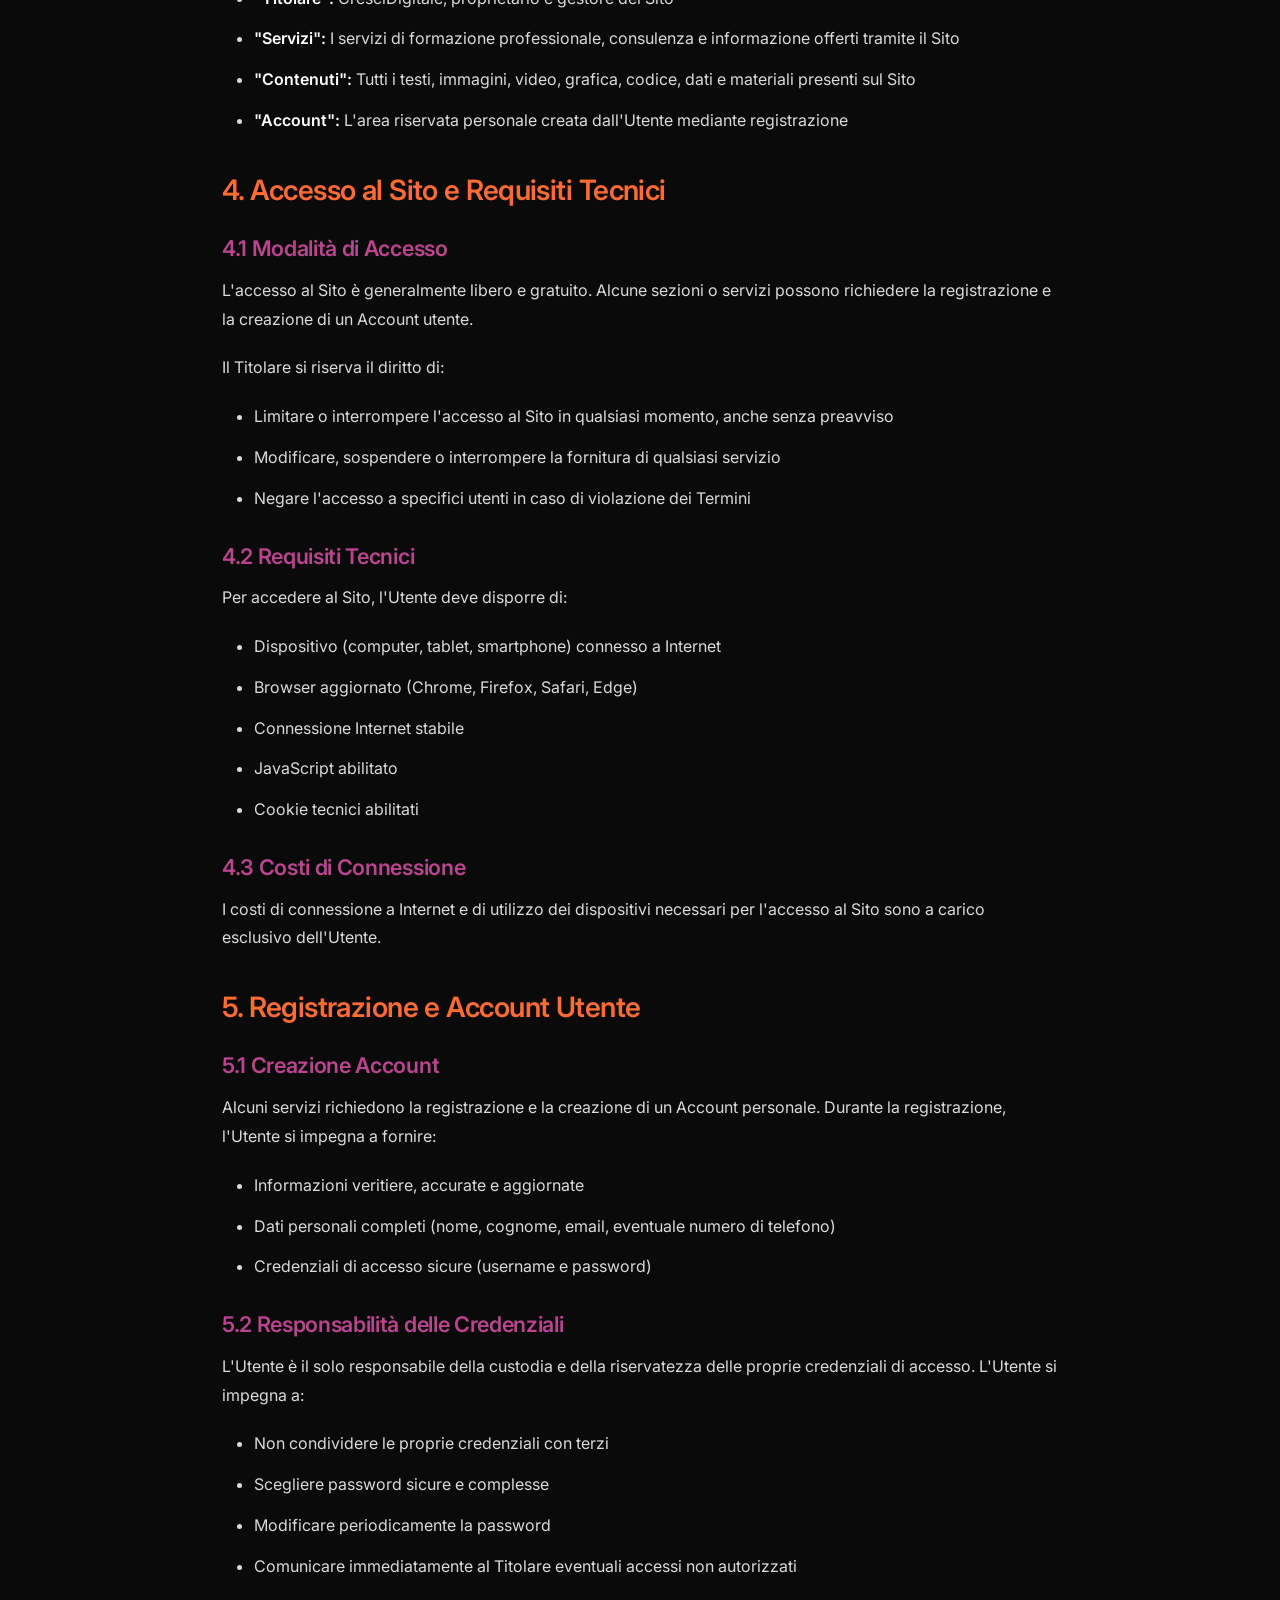
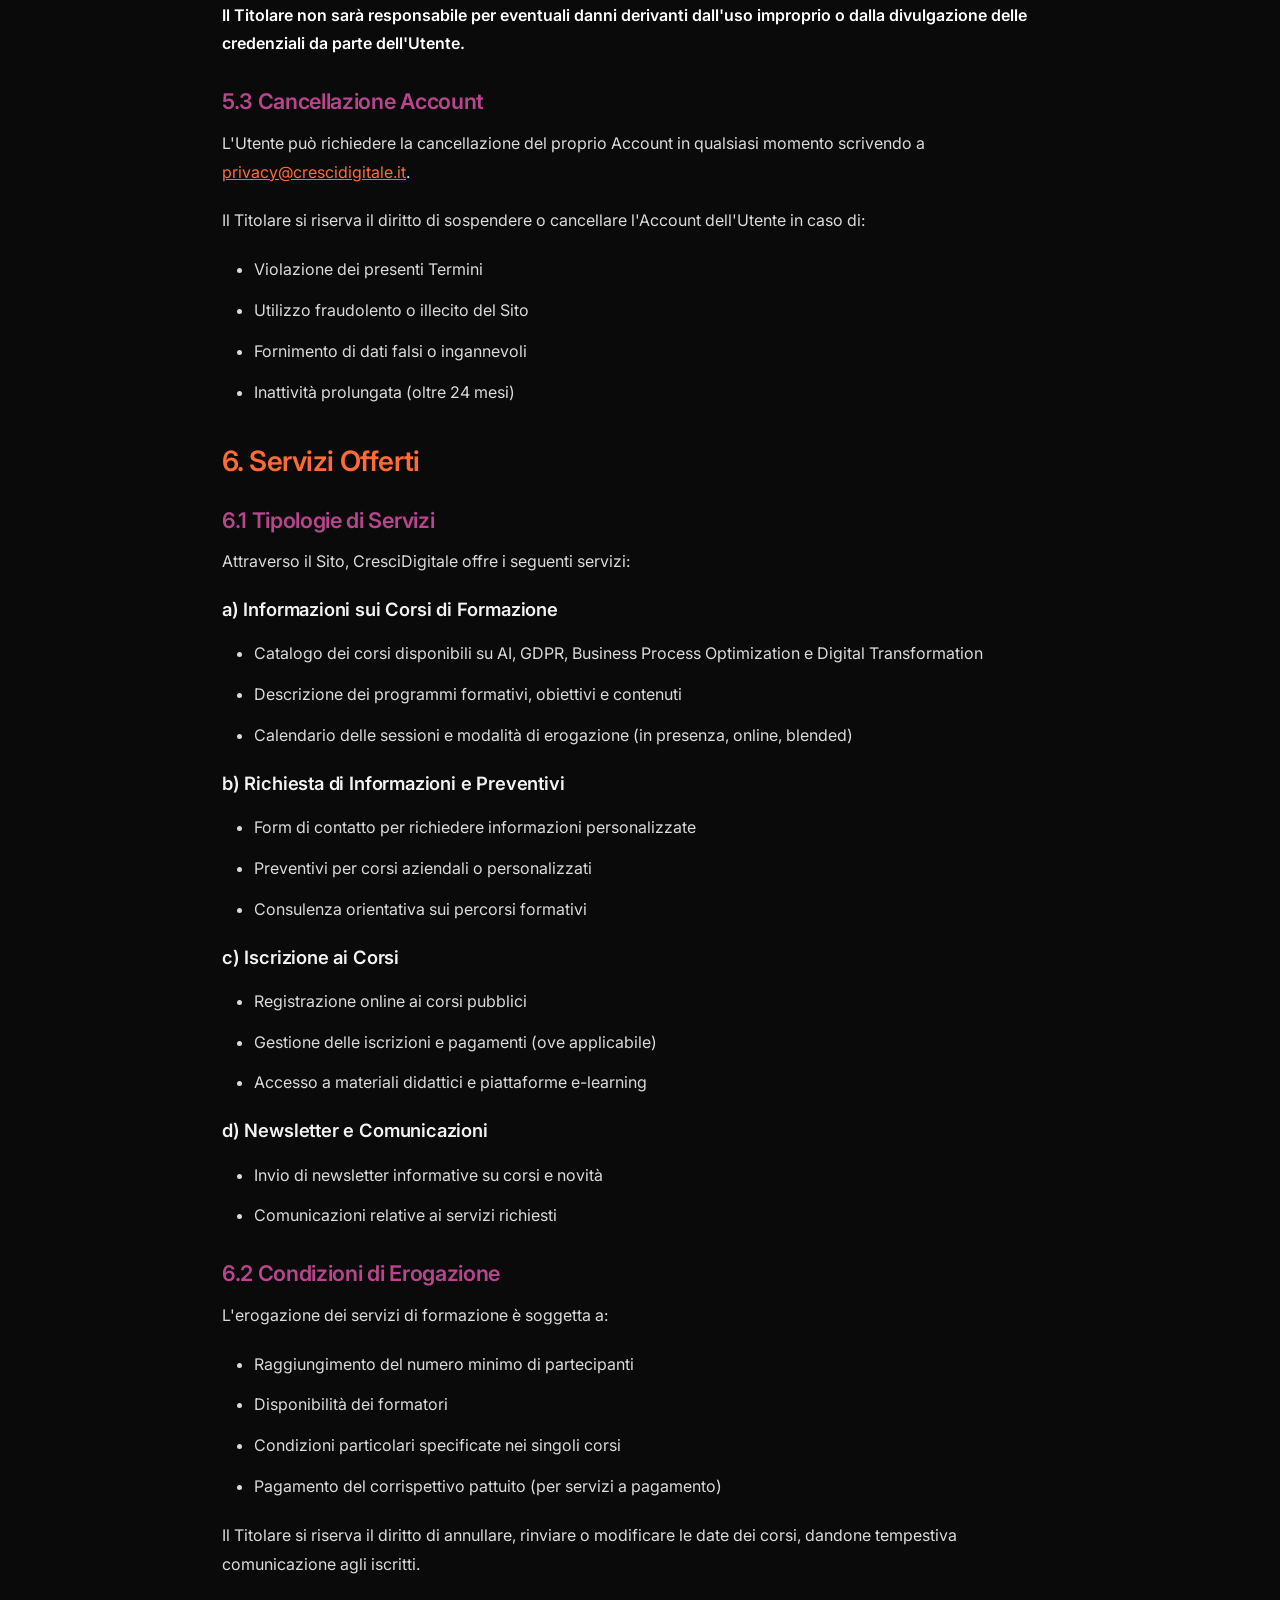
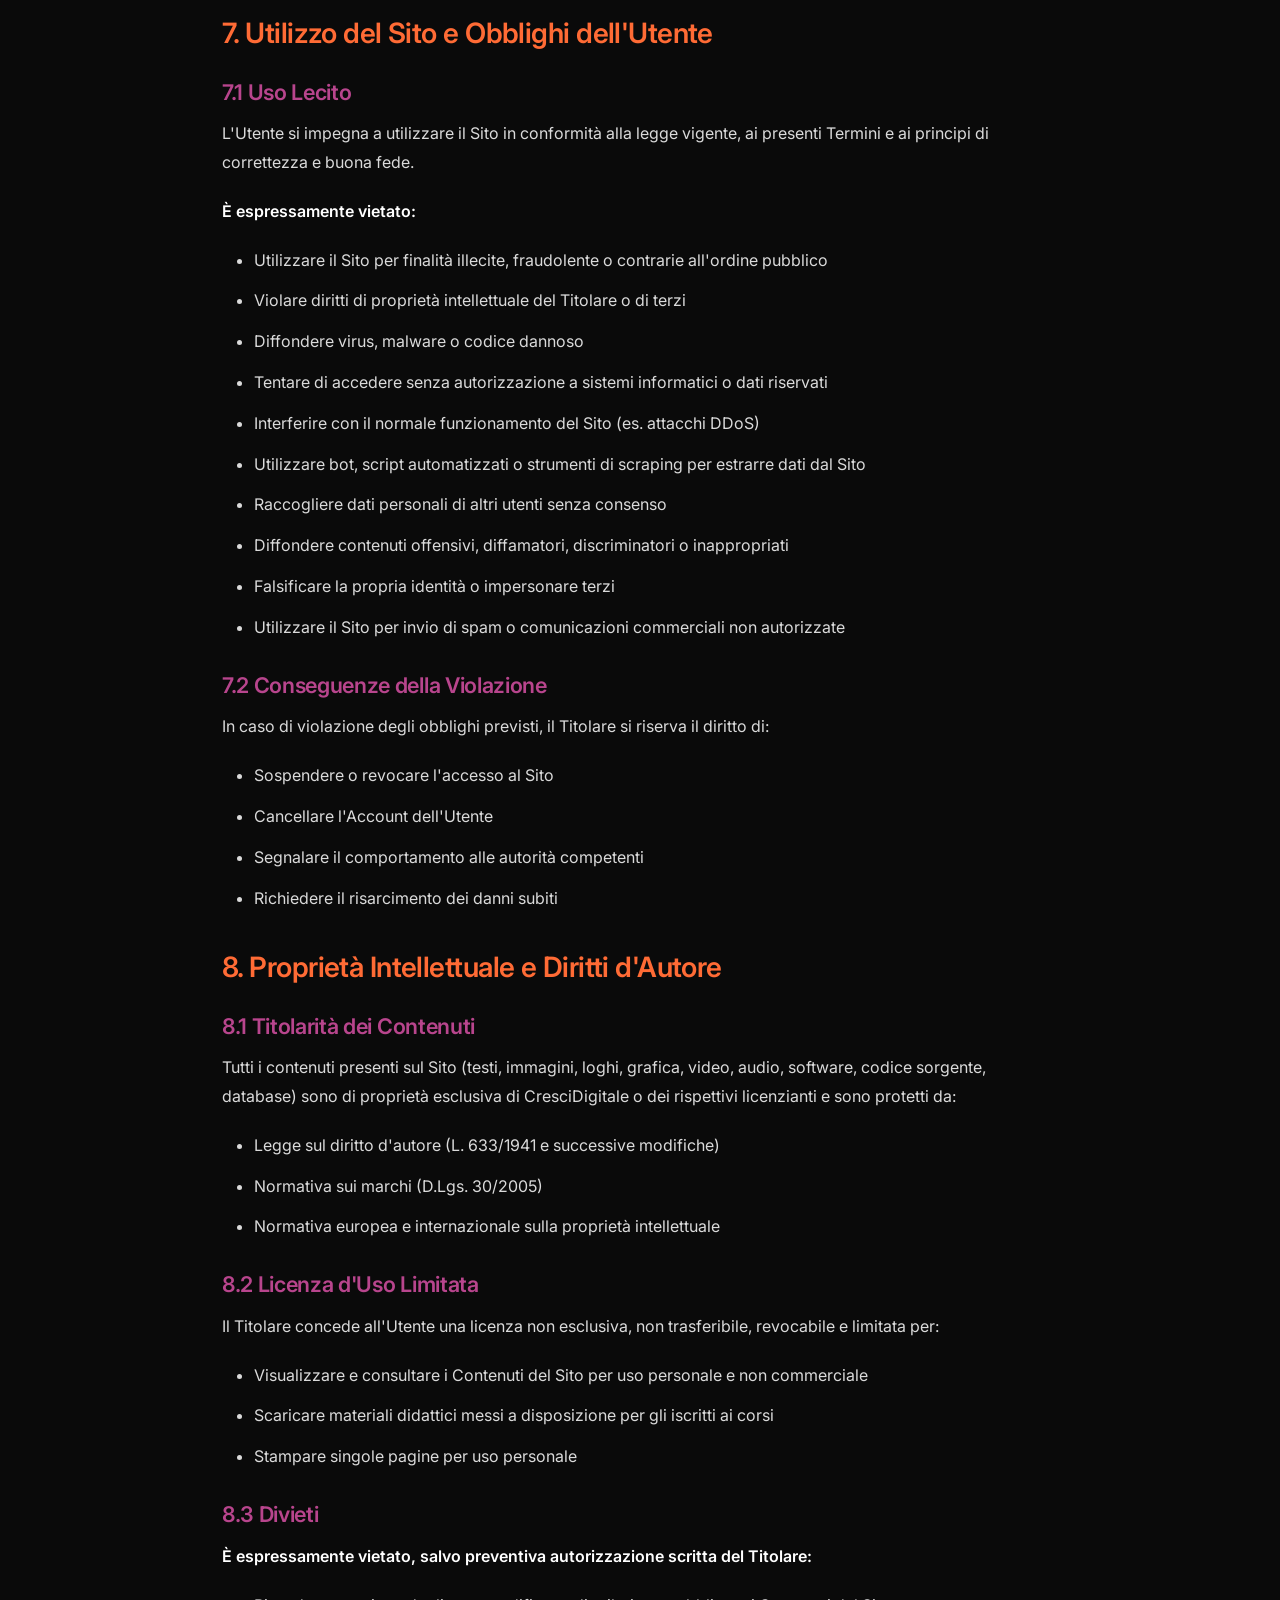
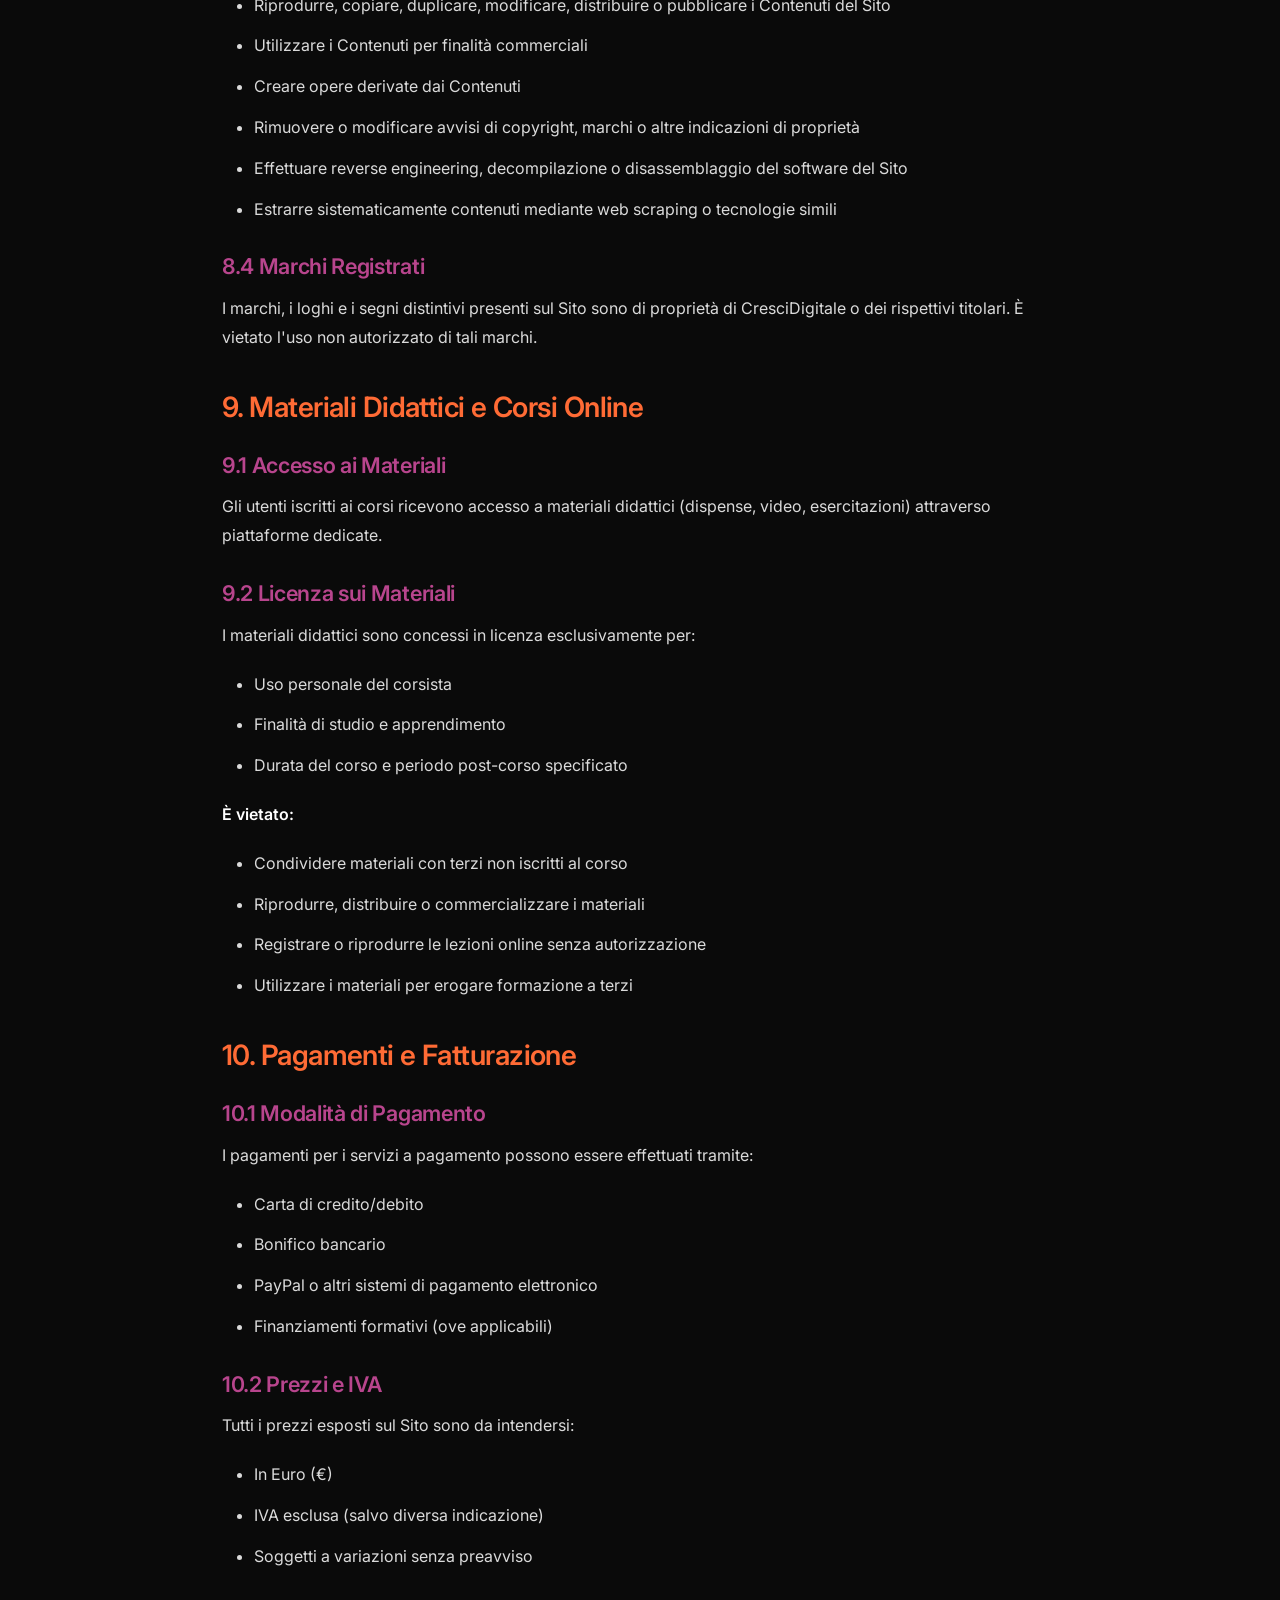
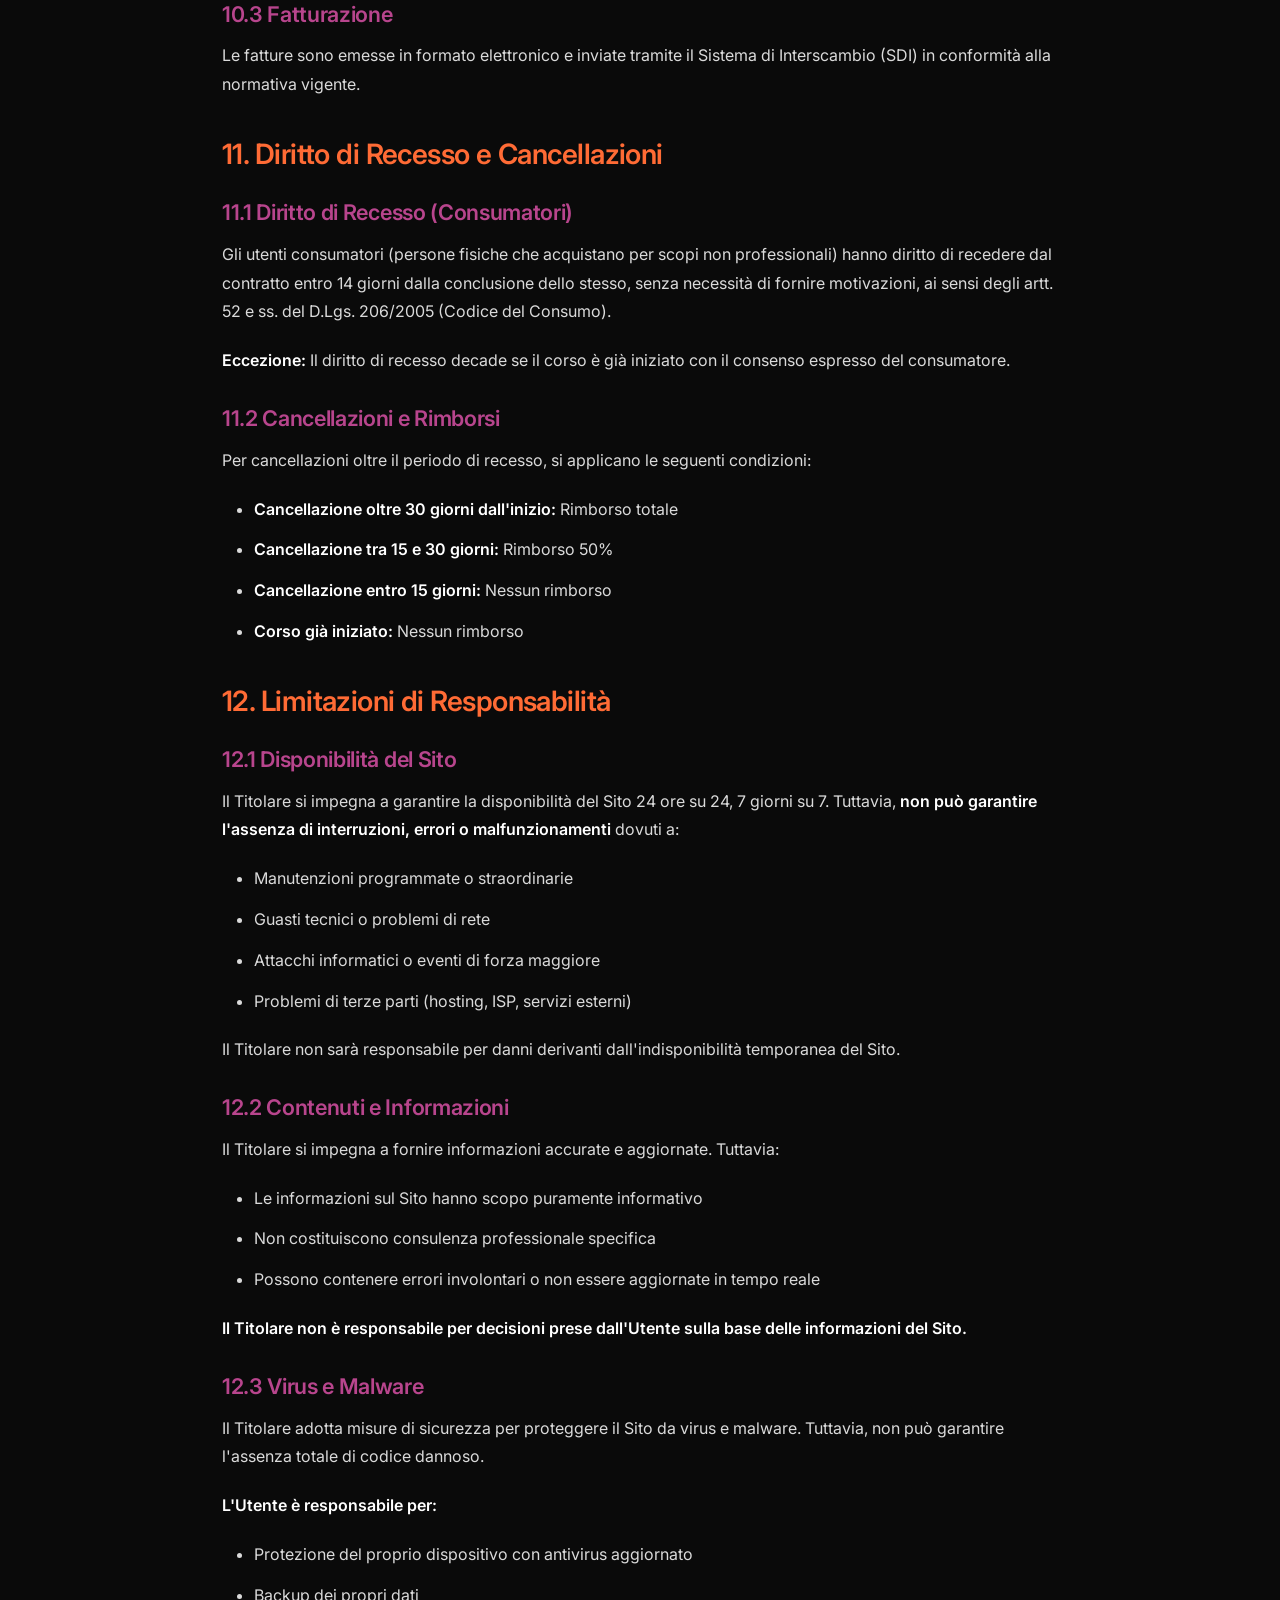
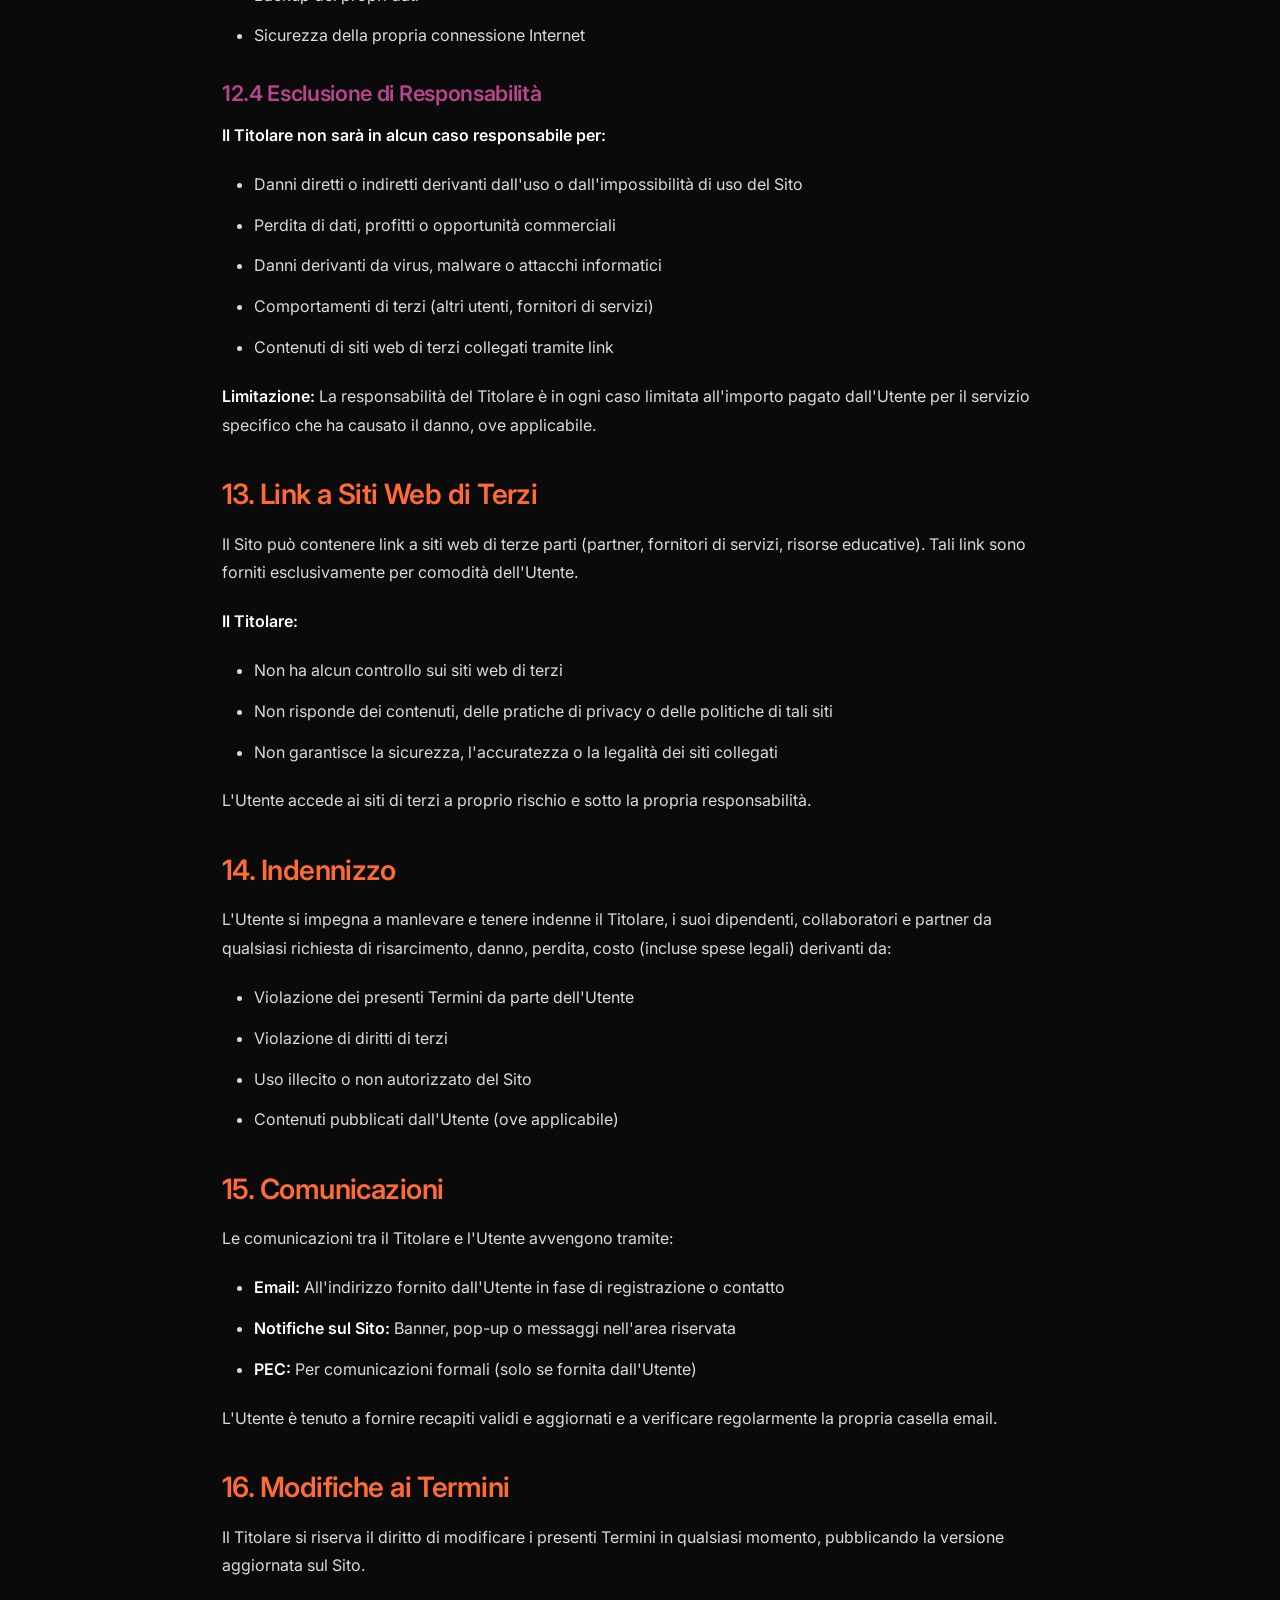
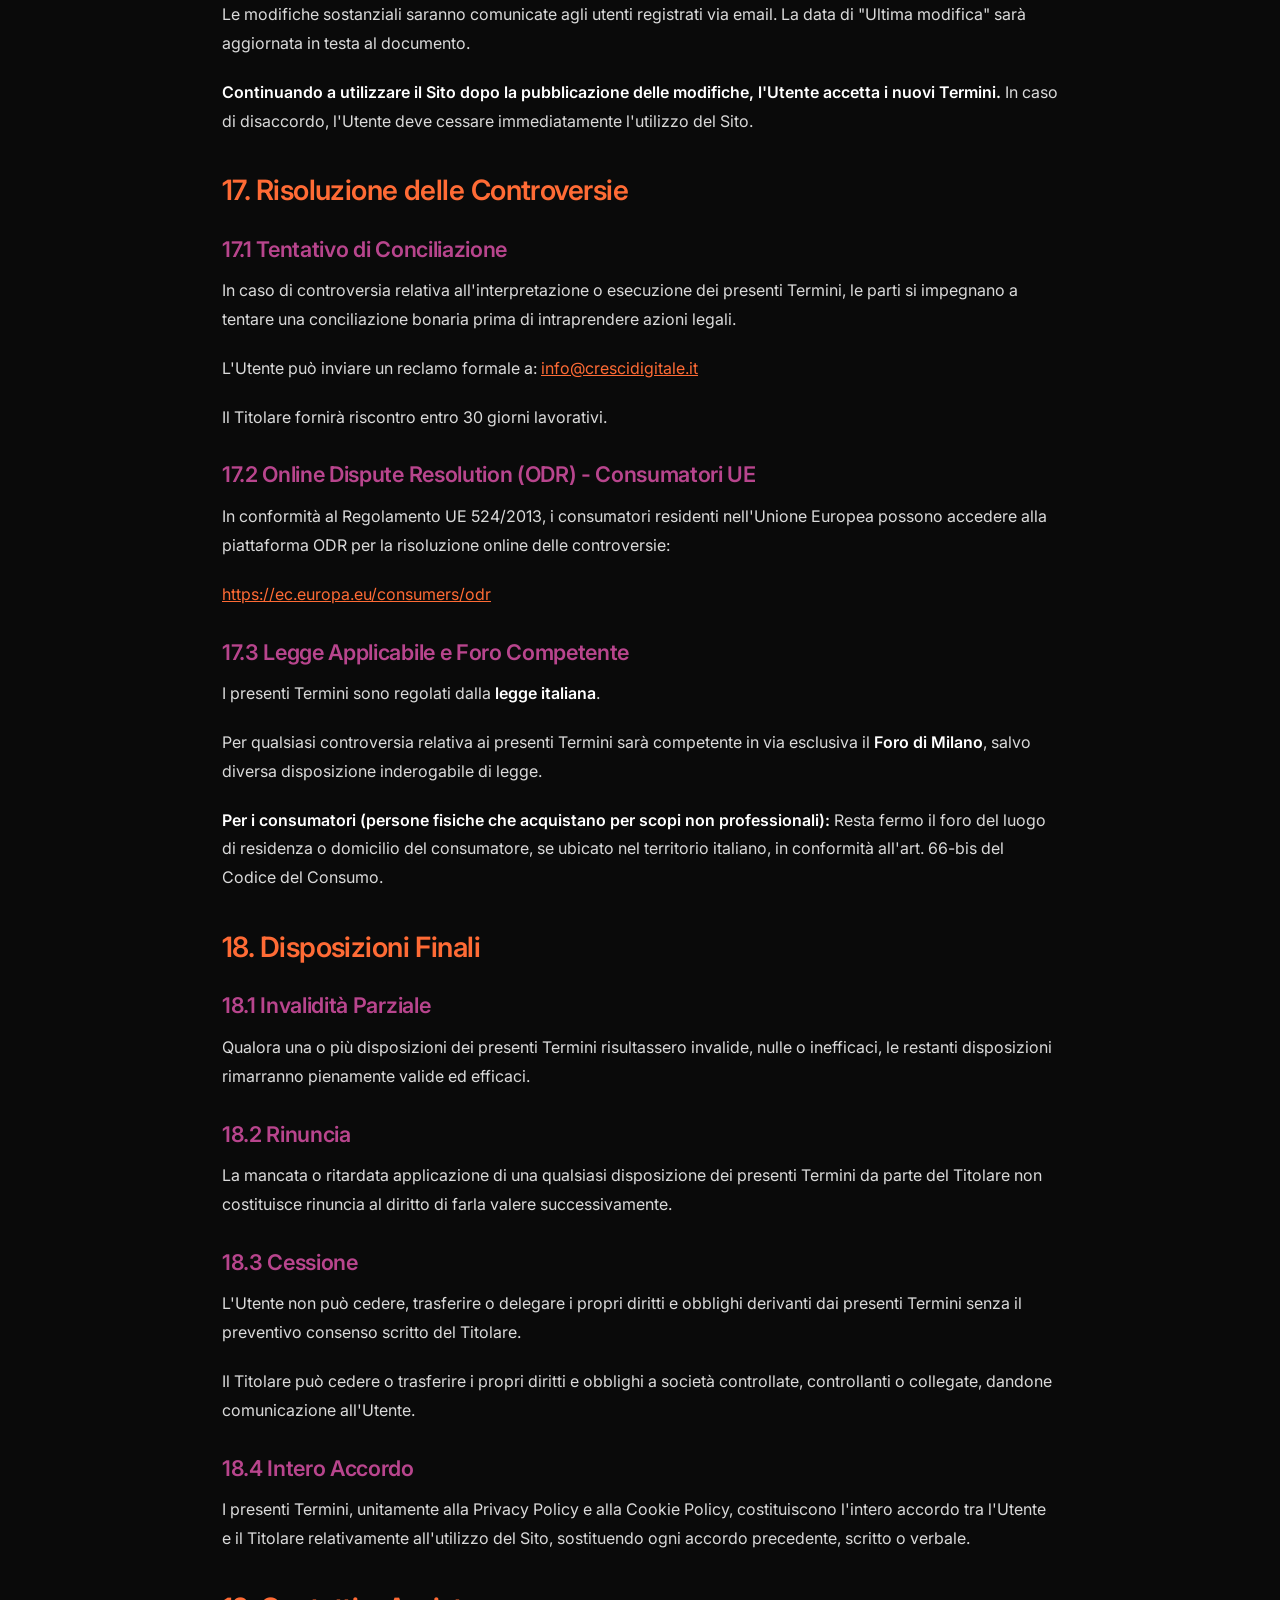
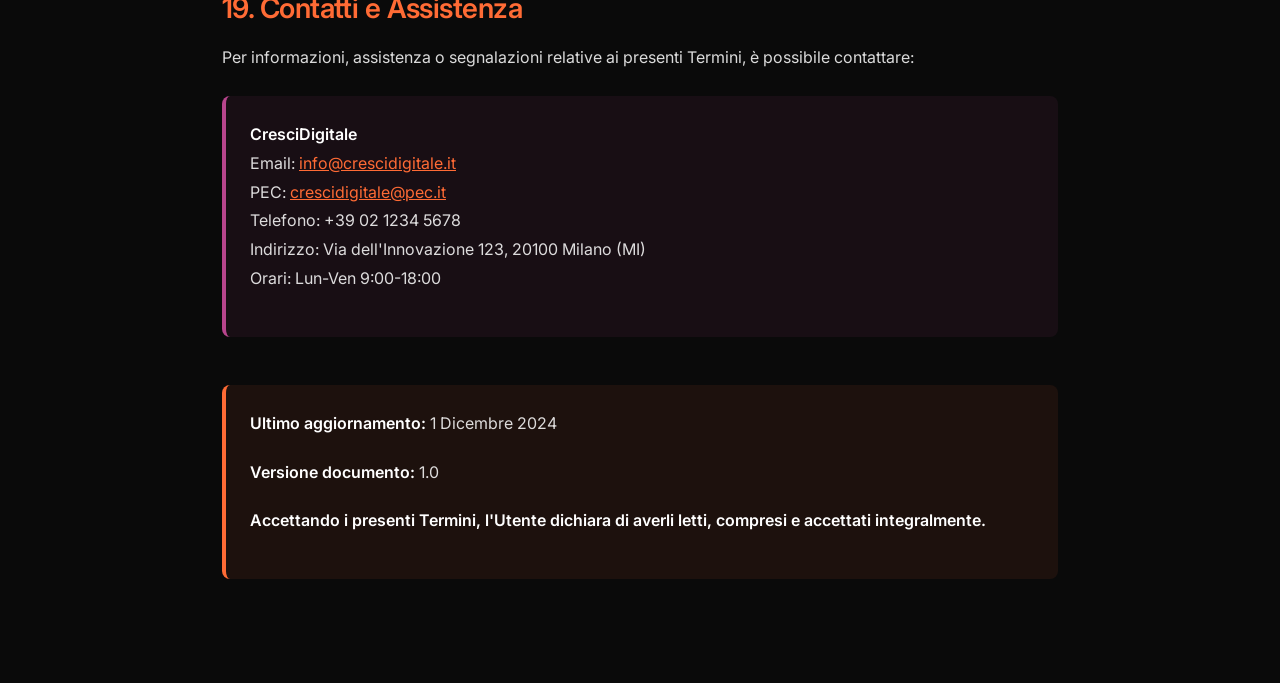
<file: termini-e-condizioni.html>
<!DOCTYPE html>
<html lang="it">
<head>
    <meta charset="UTF-8">
    <meta name="viewport" content="width=device-width, initial-scale=1.0">
    <meta name="description" content="Termini e Condizioni d'Uso del sito CresciDigitale">
    <meta name="robots" content="noindex, follow">
    <title>Termini e Condizioni | CresciDigitale</title>

    <link rel="canonical" href="https://crescidigitale.it/termini-e-condizioni">
    <link rel="stylesheet" href="css/style.css">
    <link rel="preconnect" href="https://fonts.googleapis.com">
    <link rel="preconnect" href="https://fonts.gstatic.com" crossorigin>
    <link href="https://fonts.googleapis.com/css2?family=Inter:wght@300;400;500;600;700;800&display=swap" rel="stylesheet">

    <style>
        .legal-page {
            background: #0A0A0A;
            color: rgba(255, 255, 255, 0.85);
            min-height: 100vh;
            padding-top: 100px;
        }
        .legal-container {
            max-width: 900px;
            margin: 0 auto;
            padding: 3rem 2rem 5rem;
        }
        .legal-header {
            margin-bottom: 3rem;
            border-bottom: 2px solid rgba(184, 69, 141, 0.3);
            padding-bottom: 2rem;
        }
        .legal-header h1 {
            color: #fff;
            font-size: 2.5rem;
            margin-bottom: 1rem;
            font-weight: 700;
        }
        .legal-meta {
            color: rgba(255, 255, 255, 0.6);
            font-size: 0.95rem;
        }
        .legal-content h2 {
            color: #FF6B35;
            font-size: 1.75rem;
            margin: 2.5rem 0 1.25rem;
            font-weight: 600;
        }
        .legal-content h3 {
            color: #B8458D;
            font-size: 1.35rem;
            margin: 2rem 0 1rem;
            font-weight: 600;
        }
        .legal-content h4 {
            color: rgba(255, 255, 255, 0.95);
            font-size: 1.15rem;
            margin: 1.5rem 0 0.75rem;
            font-weight: 600;
        }
        .legal-content p {
            line-height: 1.8;
            margin-bottom: 1.25rem;
            color: rgba(255, 255, 255, 0.85);
        }
        .legal-content ul, .legal-content ol {
            margin: 1.25rem 0 1.25rem 2rem;
            line-height: 1.8;
        }
        .legal-content li {
            margin-bottom: 0.75rem;
            color: rgba(255, 255, 255, 0.85);
        }
        .legal-content strong {
            color: #fff;
            font-weight: 600;
        }
        .legal-box {
            background: rgba(184, 69, 141, 0.08);
            border-left: 4px solid #B8458D;
            padding: 1.5rem;
            margin: 1.5rem 0;
            border-radius: 8px;
        }
        .back-link {
            display: inline-flex;
            align-items: center;
            color: #FF6B35;
            text-decoration: none;
            margin-bottom: 2rem;
            font-weight: 500;
            transition: color 0.3s;
        }
        .back-link:hover {
            color: #B8458D;
        }
        @media (max-width: 834px) {
            .legal-header h1 {
                font-size: 2rem;
            }
            .legal-content h2 {
                font-size: 1.5rem;
            }
        }
    </style>
</head>
<body class="legal-page">
    <!-- Navigation -->
    <nav class="navbar" id="navbar">
        <div class="container">
            <div class="nav-wrapper">
                <a href="/" class="logo">
                    <span class="logo-text">Cresci</span><span class="logo-accent">Digitale</span>
                </a>
                <button class="mobile-toggle" id="mobileToggle" aria-label="Menu">
                    <span></span>
                    <span></span>
                    <span></span>
                </button>
                <ul class="nav-menu" id="navMenu">
                    <li><a href="/#home" class="nav-link">Home</a></li>
                    <li><a href="/#servizi" class="nav-link">Servizi</a></li>
                    <li><a href="/#chi-siamo" class="nav-link">Chi Siamo</a></li>
                    <li><a href="/#formazione" class="nav-link">Formazione</a></li>
                    <li><a href="/#contatti" class="nav-link cta-button">Contattaci</a></li>
                </ul>
            </div>
        </div>
    </nav>

    <main class="legal-container">
        <a href="/" class="back-link">← Torna alla Home</a>

        <div class="legal-header">
            <h1>Termini e Condizioni d'Uso</h1>
            <div class="legal-meta">
                <p><strong>Ultima modifica:</strong> 1 Dicembre 2024</p>
                <p><strong>Versione:</strong> 1.0</p>
            </div>
        </div>

        <div class="legal-content">
            <div class="legal-box">
                <p><strong>Termini e Condizioni Generali di Utilizzo del Sito Web</strong></p>
                <p>I presenti Termini e Condizioni d'Uso (di seguito, "Termini") regolano l'accesso e l'utilizzo del sito web <strong>https://crescidigitale.it</strong> (di seguito, "Sito") e dei servizi offerti da CresciDigitale.</p>
            </div>

            <h2>1. Oggetto e Accettazione</h2>
            <p>I presenti Termini disciplinano le modalità di accesso e utilizzo del Sito e dei relativi contenuti e servizi.</p>

            <p><strong>L'accesso e l'utilizzo del Sito comportano l'accettazione integrale e incondizionata dei presenti Termini.</strong> Qualora l'utente non intenda accettare anche solo parzialmente i Termini, è tenuto a non accedere al Sito e a non utilizzarne i servizi.</p>

            <p>I presenti Termini si applicano unitamente a:</p>
            <ul>
                <li><a href="/privacy-policy" style="color:#FF6B35;text-decoration:underline;">Privacy Policy</a></li>
                <li><a href="/cookie-policy" style="color:#FF6B35;text-decoration:underline;">Cookie Policy</a></li>
                <li>Eventuali Condizioni Particolari relative a specifici servizi</li>
            </ul>

            <h2>2. Informazioni sul Titolare del Sito</h2>
            <div class="legal-box">
                <p><strong>CresciDigitale</strong><br>
                Sede legale: Via dell'Innovazione 123, 20100 Milano (MI), Italia<br>
                Partita IVA: [DA INSERIRE]<br>
                Codice Fiscale: [DA INSERIRE]<br>
                Email: <a href="mailto:info@crescidigitale.it" style="color:#FF6B35;">info@crescidigitale.it</a><br>
                PEC: <a href="mailto:crescidigitale@pec.it" style="color:#FF6B35;">crescidigitale@pec.it</a><br>
                Telefono: +39 02 1234 5678</p>
            </div>

            <h2>3. Definizioni</h2>
            <p>Ai fini dei presenti Termini, si intende per:</p>
            <ul>
                <li><strong>"Sito":</strong> Il sito web https://crescidigitale.it e tutte le sue pagine, sezioni e funzionalità</li>
                <li><strong>"Utente":</strong> Qualsiasi persona fisica o giuridica che accede al Sito</li>
                <li><strong>"Titolare":</strong> CresciDigitale, proprietario e gestore del Sito</li>
                <li><strong>"Servizi":</strong> I servizi di formazione professionale, consulenza e informazione offerti tramite il Sito</li>
                <li><strong>"Contenuti":</strong> Tutti i testi, immagini, video, grafica, codice, dati e materiali presenti sul Sito</li>
                <li><strong>"Account":</strong> L'area riservata personale creata dall'Utente mediante registrazione</li>
            </ul>

            <h2>4. Accesso al Sito e Requisiti Tecnici</h2>

            <h3>4.1 Modalità di Accesso</h3>
            <p>L'accesso al Sito è generalmente libero e gratuito. Alcune sezioni o servizi possono richiedere la registrazione e la creazione di un Account utente.</p>

            <p>Il Titolare si riserva il diritto di:</p>
            <ul>
                <li>Limitare o interrompere l'accesso al Sito in qualsiasi momento, anche senza preavviso</li>
                <li>Modificare, sospendere o interrompere la fornitura di qualsiasi servizio</li>
                <li>Negare l'accesso a specifici utenti in caso di violazione dei Termini</li>
            </ul>

            <h3>4.2 Requisiti Tecnici</h3>
            <p>Per accedere al Sito, l'Utente deve disporre di:</p>
            <ul>
                <li>Dispositivo (computer, tablet, smartphone) connesso a Internet</li>
                <li>Browser aggiornato (Chrome, Firefox, Safari, Edge)</li>
                <li>Connessione Internet stabile</li>
                <li>JavaScript abilitato</li>
                <li>Cookie tecnici abilitati</li>
            </ul>

            <h3>4.3 Costi di Connessione</h3>
            <p>I costi di connessione a Internet e di utilizzo dei dispositivi necessari per l'accesso al Sito sono a carico esclusivo dell'Utente.</p>

            <h2>5. Registrazione e Account Utente</h2>

            <h3>5.1 Creazione Account</h3>
            <p>Alcuni servizi richiedono la registrazione e la creazione di un Account personale. Durante la registrazione, l'Utente si impegna a fornire:</p>
            <ul>
                <li>Informazioni veritiere, accurate e aggiornate</li>
                <li>Dati personali completi (nome, cognome, email, eventuale numero di telefono)</li>
                <li>Credenziali di accesso sicure (username e password)</li>
            </ul>

            <h3>5.2 Responsabilità delle Credenziali</h3>
            <p>L'Utente è il solo responsabile della custodia e della riservatezza delle proprie credenziali di accesso. L'Utente si impegna a:</p>
            <ul>
                <li>Non condividere le proprie credenziali con terzi</li>
                <li>Scegliere password sicure e complesse</li>
                <li>Modificare periodicamente la password</li>
                <li>Comunicare immediatamente al Titolare eventuali accessi non autorizzati</li>
            </ul>

            <p><strong>Il Titolare non sarà responsabile per eventuali danni derivanti dall'uso improprio o dalla divulgazione delle credenziali da parte dell'Utente.</strong></p>

            <h3>5.3 Cancellazione Account</h3>
            <p>L'Utente può richiedere la cancellazione del proprio Account in qualsiasi momento scrivendo a <a href="mailto:privacy@crescidigitale.it" style="color:#FF6B35;">privacy@crescidigitale.it</a>.</p>

            <p>Il Titolare si riserva il diritto di sospendere o cancellare l'Account dell'Utente in caso di:</p>
            <ul>
                <li>Violazione dei presenti Termini</li>
                <li>Utilizzo fraudolento o illecito del Sito</li>
                <li>Fornimento di dati falsi o ingannevoli</li>
                <li>Inattività prolungata (oltre 24 mesi)</li>
            </ul>

            <h2>6. Servizi Offerti</h2>

            <h3>6.1 Tipologie di Servizi</h3>
            <p>Attraverso il Sito, CresciDigitale offre i seguenti servizi:</p>

            <h4>a) Informazioni sui Corsi di Formazione</h4>
            <ul>
                <li>Catalogo dei corsi disponibili su AI, GDPR, Business Process Optimization e Digital Transformation</li>
                <li>Descrizione dei programmi formativi, obiettivi e contenuti</li>
                <li>Calendario delle sessioni e modalità di erogazione (in presenza, online, blended)</li>
            </ul>

            <h4>b) Richiesta di Informazioni e Preventivi</h4>
            <ul>
                <li>Form di contatto per richiedere informazioni personalizzate</li>
                <li>Preventivi per corsi aziendali o personalizzati</li>
                <li>Consulenza orientativa sui percorsi formativi</li>
            </ul>

            <h4>c) Iscrizione ai Corsi</h4>
            <ul>
                <li>Registrazione online ai corsi pubblici</li>
                <li>Gestione delle iscrizioni e pagamenti (ove applicabile)</li>
                <li>Accesso a materiali didattici e piattaforme e-learning</li>
            </ul>

            <h4>d) Newsletter e Comunicazioni</h4>
            <ul>
                <li>Invio di newsletter informative su corsi e novità</li>
                <li>Comunicazioni relative ai servizi richiesti</li>
            </ul>

            <h3>6.2 Condizioni di Erogazione</h3>
            <p>L'erogazione dei servizi di formazione è soggetta a:</p>
            <ul>
                <li>Raggiungimento del numero minimo di partecipanti</li>
                <li>Disponibilità dei formatori</li>
                <li>Condizioni particolari specificate nei singoli corsi</li>
                <li>Pagamento del corrispettivo pattuito (per servizi a pagamento)</li>
            </ul>

            <p>Il Titolare si riserva il diritto di annullare, rinviare o modificare le date dei corsi, dandone tempestiva comunicazione agli iscritti.</p>

            <h2>7. Utilizzo del Sito e Obblighi dell'Utente</h2>

            <h3>7.1 Uso Lecito</h3>
            <p>L'Utente si impegna a utilizzare il Sito in conformità alla legge vigente, ai presenti Termini e ai principi di correttezza e buona fede.</p>

            <p><strong>È espressamente vietato:</strong></p>
            <ul>
                <li>Utilizzare il Sito per finalità illecite, fraudolente o contrarie all'ordine pubblico</li>
                <li>Violare diritti di proprietà intellettuale del Titolare o di terzi</li>
                <li>Diffondere virus, malware o codice dannoso</li>
                <li>Tentare di accedere senza autorizzazione a sistemi informatici o dati riservati</li>
                <li>Interferire con il normale funzionamento del Sito (es. attacchi DDoS)</li>
                <li>Utilizzare bot, script automatizzati o strumenti di scraping per estrarre dati dal Sito</li>
                <li>Raccogliere dati personali di altri utenti senza consenso</li>
                <li>Diffondere contenuti offensivi, diffamatori, discriminatori o inappropriati</li>
                <li>Falsificare la propria identità o impersonare terzi</li>
                <li>Utilizzare il Sito per invio di spam o comunicazioni commerciali non autorizzate</li>
            </ul>

            <h3>7.2 Conseguenze della Violazione</h3>
            <p>In caso di violazione degli obblighi previsti, il Titolare si riserva il diritto di:</p>
            <ul>
                <li>Sospendere o revocare l'accesso al Sito</li>
                <li>Cancellare l'Account dell'Utente</li>
                <li>Segnalare il comportamento alle autorità competenti</li>
                <li>Richiedere il risarcimento dei danni subiti</li>
            </ul>

            <h2>8. Proprietà Intellettuale e Diritti d'Autore</h2>

            <h3>8.1 Titolarità dei Contenuti</h3>
            <p>Tutti i contenuti presenti sul Sito (testi, immagini, loghi, grafica, video, audio, software, codice sorgente, database) sono di proprietà esclusiva di CresciDigitale o dei rispettivi licenzianti e sono protetti da:</p>
            <ul>
                <li>Legge sul diritto d'autore (L. 633/1941 e successive modifiche)</li>
                <li>Normativa sui marchi (D.Lgs. 30/2005)</li>
                <li>Normativa europea e internazionale sulla proprietà intellettuale</li>
            </ul>

            <h3>8.2 Licenza d'Uso Limitata</h3>
            <p>Il Titolare concede all'Utente una licenza non esclusiva, non trasferibile, revocabile e limitata per:</p>
            <ul>
                <li>Visualizzare e consultare i Contenuti del Sito per uso personale e non commerciale</li>
                <li>Scaricare materiali didattici messi a disposizione per gli iscritti ai corsi</li>
                <li>Stampare singole pagine per uso personale</li>
            </ul>

            <h3>8.3 Divieti</h3>
            <p><strong>È espressamente vietato, salvo preventiva autorizzazione scritta del Titolare:</strong></p>
            <ul>
                <li>Riprodurre, copiare, duplicare, modificare, distribuire o pubblicare i Contenuti del Sito</li>
                <li>Utilizzare i Contenuti per finalità commerciali</li>
                <li>Creare opere derivate dai Contenuti</li>
                <li>Rimuovere o modificare avvisi di copyright, marchi o altre indicazioni di proprietà</li>
                <li>Effettuare reverse engineering, decompilazione o disassemblaggio del software del Sito</li>
                <li>Estrarre sistematicamente contenuti mediante web scraping o tecnologie simili</li>
            </ul>

            <h3>8.4 Marchi Registrati</h3>
            <p>I marchi, i loghi e i segni distintivi presenti sul Sito sono di proprietà di CresciDigitale o dei rispettivi titolari. È vietato l'uso non autorizzato di tali marchi.</p>

            <h2>9. Materiali Didattici e Corsi Online</h2>

            <h3>9.1 Accesso ai Materiali</h3>
            <p>Gli utenti iscritti ai corsi ricevono accesso a materiali didattici (dispense, video, esercitazioni) attraverso piattaforme dedicate.</p>

            <h3>9.2 Licenza sui Materiali</h3>
            <p>I materiali didattici sono concessi in licenza esclusivamente per:</p>
            <ul>
                <li>Uso personale del corsista</li>
                <li>Finalità di studio e apprendimento</li>
                <li>Durata del corso e periodo post-corso specificato</li>
            </ul>

            <p><strong>È vietato:</strong></p>
            <ul>
                <li>Condividere materiali con terzi non iscritti al corso</li>
                <li>Riprodurre, distribuire o commercializzare i materiali</li>
                <li>Registrare o riprodurre le lezioni online senza autorizzazione</li>
                <li>Utilizzare i materiali per erogare formazione a terzi</li>
            </ul>

            <h2>10. Pagamenti e Fatturazione</h2>

            <h3>10.1 Modalità di Pagamento</h3>
            <p>I pagamenti per i servizi a pagamento possono essere effettuati tramite:</p>
            <ul>
                <li>Carta di credito/debito</li>
                <li>Bonifico bancario</li>
                <li>PayPal o altri sistemi di pagamento elettronico</li>
                <li>Finanziamenti formativi (ove applicabili)</li>
            </ul>

            <h3>10.2 Prezzi e IVA</h3>
            <p>Tutti i prezzi esposti sul Sito sono da intendersi:</p>
            <ul>
                <li>In Euro (€)</li>
                <li>IVA esclusa (salvo diversa indicazione)</li>
                <li>Soggetti a variazioni senza preavviso</li>
            </ul>

            <h3>10.3 Fatturazione</h3>
            <p>Le fatture sono emesse in formato elettronico e inviate tramite il Sistema di Interscambio (SDI) in conformità alla normativa vigente.</p>

            <h2>11. Diritto di Recesso e Cancellazioni</h2>

            <h3>11.1 Diritto di Recesso (Consumatori)</h3>
            <p>Gli utenti consumatori (persone fisiche che acquistano per scopi non professionali) hanno diritto di recedere dal contratto entro 14 giorni dalla conclusione dello stesso, senza necessità di fornire motivazioni, ai sensi degli artt. 52 e ss. del D.Lgs. 206/2005 (Codice del Consumo).</p>

            <p><strong>Eccezione:</strong> Il diritto di recesso decade se il corso è già iniziato con il consenso espresso del consumatore.</p>

            <h3>11.2 Cancellazioni e Rimborsi</h3>
            <p>Per cancellazioni oltre il periodo di recesso, si applicano le seguenti condizioni:</p>
            <ul>
                <li><strong>Cancellazione oltre 30 giorni dall'inizio:</strong> Rimborso totale</li>
                <li><strong>Cancellazione tra 15 e 30 giorni:</strong> Rimborso 50%</li>
                <li><strong>Cancellazione entro 15 giorni:</strong> Nessun rimborso</li>
                <li><strong>Corso già iniziato:</strong> Nessun rimborso</li>
            </ul>

            <h2>12. Limitazioni di Responsabilità</h2>

            <h3>12.1 Disponibilità del Sito</h3>
            <p>Il Titolare si impegna a garantire la disponibilità del Sito 24 ore su 24, 7 giorni su 7. Tuttavia, <strong>non può garantire l'assenza di interruzioni, errori o malfunzionamenti</strong> dovuti a:</p>
            <ul>
                <li>Manutenzioni programmate o straordinarie</li>
                <li>Guasti tecnici o problemi di rete</li>
                <li>Attacchi informatici o eventi di forza maggiore</li>
                <li>Problemi di terze parti (hosting, ISP, servizi esterni)</li>
            </ul>

            <p>Il Titolare non sarà responsabile per danni derivanti dall'indisponibilità temporanea del Sito.</p>

            <h3>12.2 Contenuti e Informazioni</h3>
            <p>Il Titolare si impegna a fornire informazioni accurate e aggiornate. Tuttavia:</p>
            <ul>
                <li>Le informazioni sul Sito hanno scopo puramente informativo</li>
                <li>Non costituiscono consulenza professionale specifica</li>
                <li>Possono contenere errori involontari o non essere aggiornate in tempo reale</li>
            </ul>

            <p><strong>Il Titolare non è responsabile per decisioni prese dall'Utente sulla base delle informazioni del Sito.</strong></p>

            <h3>12.3 Virus e Malware</h3>
            <p>Il Titolare adotta misure di sicurezza per proteggere il Sito da virus e malware. Tuttavia, non può garantire l'assenza totale di codice dannoso.</p>

            <p><strong>L'Utente è responsabile per:</strong></p>
            <ul>
                <li>Protezione del proprio dispositivo con antivirus aggiornato</li>
                <li>Backup dei propri dati</li>
                <li>Sicurezza della propria connessione Internet</li>
            </ul>

            <h3>12.4 Esclusione di Responsabilità</h3>
            <p><strong>Il Titolare non sarà in alcun caso responsabile per:</strong></p>
            <ul>
                <li>Danni diretti o indiretti derivanti dall'uso o dall'impossibilità di uso del Sito</li>
                <li>Perdita di dati, profitti o opportunità commerciali</li>
                <li>Danni derivanti da virus, malware o attacchi informatici</li>
                <li>Comportamenti di terzi (altri utenti, fornitori di servizi)</li>
                <li>Contenuti di siti web di terzi collegati tramite link</li>
            </ul>

            <p><strong>Limitazione:</strong> La responsabilità del Titolare è in ogni caso limitata all'importo pagato dall'Utente per il servizio specifico che ha causato il danno, ove applicabile.</p>

            <h2>13. Link a Siti Web di Terzi</h2>
            <p>Il Sito può contenere link a siti web di terze parti (partner, fornitori di servizi, risorse educative). Tali link sono forniti esclusivamente per comodità dell'Utente.</p>

            <p><strong>Il Titolare:</strong></p>
            <ul>
                <li>Non ha alcun controllo sui siti web di terzi</li>
                <li>Non risponde dei contenuti, delle pratiche di privacy o delle politiche di tali siti</li>
                <li>Non garantisce la sicurezza, l'accuratezza o la legalità dei siti collegati</li>
            </ul>

            <p>L'Utente accede ai siti di terzi a proprio rischio e sotto la propria responsabilità.</p>

            <h2>14. Indennizzo</h2>
            <p>L'Utente si impegna a manlevare e tenere indenne il Titolare, i suoi dipendenti, collaboratori e partner da qualsiasi richiesta di risarcimento, danno, perdita, costo (incluse spese legali) derivanti da:</p>
            <ul>
                <li>Violazione dei presenti Termini da parte dell'Utente</li>
                <li>Violazione di diritti di terzi</li>
                <li>Uso illecito o non autorizzato del Sito</li>
                <li>Contenuti pubblicati dall'Utente (ove applicabile)</li>
            </ul>

            <h2>15. Comunicazioni</h2>
            <p>Le comunicazioni tra il Titolare e l'Utente avvengono tramite:</p>
            <ul>
                <li><strong>Email:</strong> All'indirizzo fornito dall'Utente in fase di registrazione o contatto</li>
                <li><strong>Notifiche sul Sito:</strong> Banner, pop-up o messaggi nell'area riservata</li>
                <li><strong>PEC:</strong> Per comunicazioni formali (solo se fornita dall'Utente)</li>
            </ul>

            <p>L'Utente è tenuto a fornire recapiti validi e aggiornati e a verificare regolarmente la propria casella email.</p>

            <h2>16. Modifiche ai Termini</h2>
            <p>Il Titolare si riserva il diritto di modificare i presenti Termini in qualsiasi momento, pubblicando la versione aggiornata sul Sito.</p>

            <p>Le modifiche sostanziali saranno comunicate agli utenti registrati via email. La data di "Ultima modifica" sarà aggiornata in testa al documento.</p>

            <p><strong>Continuando a utilizzare il Sito dopo la pubblicazione delle modifiche, l'Utente accetta i nuovi Termini.</strong> In caso di disaccordo, l'Utente deve cessare immediatamente l'utilizzo del Sito.</p>

            <h2>17. Risoluzione delle Controversie</h2>

            <h3>17.1 Tentativo di Conciliazione</h3>
            <p>In caso di controversia relativa all'interpretazione o esecuzione dei presenti Termini, le parti si impegnano a tentare una conciliazione bonaria prima di intraprendere azioni legali.</p>

            <p>L'Utente può inviare un reclamo formale a: <a href="mailto:info@crescidigitale.it" style="color:#FF6B35;">info@crescidigitale.it</a></p>
            <p>Il Titolare fornirà riscontro entro 30 giorni lavorativi.</p>

            <h3>17.2 Online Dispute Resolution (ODR) - Consumatori UE</h3>
            <p>In conformità al Regolamento UE 524/2013, i consumatori residenti nell'Unione Europea possono accedere alla piattaforma ODR per la risoluzione online delle controversie:</p>
            <p><a href="https://ec.europa.eu/consumers/odr" target="_blank" style="color:#FF6B35;text-decoration:underline;">https://ec.europa.eu/consumers/odr</a></p>

            <h3>17.3 Legge Applicabile e Foro Competente</h3>
            <p>I presenti Termini sono regolati dalla <strong>legge italiana</strong>.</p>

            <p>Per qualsiasi controversia relativa ai presenti Termini sarà competente in via esclusiva il <strong>Foro di Milano</strong>, salvo diversa disposizione inderogabile di legge.</p>

            <p><strong>Per i consumatori (persone fisiche che acquistano per scopi non professionali):</strong> Resta fermo il foro del luogo di residenza o domicilio del consumatore, se ubicato nel territorio italiano, in conformità all'art. 66-bis del Codice del Consumo.</p>

            <h2>18. Disposizioni Finali</h2>

            <h3>18.1 Invalidità Parziale</h3>
            <p>Qualora una o più disposizioni dei presenti Termini risultassero invalide, nulle o inefficaci, le restanti disposizioni rimarranno pienamente valide ed efficaci.</p>

            <h3>18.2 Rinuncia</h3>
            <p>La mancata o ritardata applicazione di una qualsiasi disposizione dei presenti Termini da parte del Titolare non costituisce rinuncia al diritto di farla valere successivamente.</p>

            <h3>18.3 Cessione</h3>
            <p>L'Utente non può cedere, trasferire o delegare i propri diritti e obblighi derivanti dai presenti Termini senza il preventivo consenso scritto del Titolare.</p>

            <p>Il Titolare può cedere o trasferire i propri diritti e obblighi a società controllate, controllanti o collegate, dandone comunicazione all'Utente.</p>

            <h3>18.4 Intero Accordo</h3>
            <p>I presenti Termini, unitamente alla Privacy Policy e alla Cookie Policy, costituiscono l'intero accordo tra l'Utente e il Titolare relativamente all'utilizzo del Sito, sostituendo ogni accordo precedente, scritto o verbale.</p>

            <h2>19. Contatti e Assistenza</h2>
            <p>Per informazioni, assistenza o segnalazioni relative ai presenti Termini, è possibile contattare:</p>
            <div class="legal-box">
                <p><strong>CresciDigitale</strong><br>
                Email: <a href="mailto:info@crescidigitale.it" style="color:#FF6B35;">info@crescidigitale.it</a><br>
                PEC: <a href="mailto:crescidigitale@pec.it" style="color:#FF6B35;">crescidigitale@pec.it</a><br>
                Telefono: +39 02 1234 5678<br>
                Indirizzo: Via dell'Innovazione 123, 20100 Milano (MI)<br>
                Orari: Lun-Ven 9:00-18:00</p>
            </div>

            <div class="legal-box" style="margin-top: 3rem; background: rgba(255, 107, 53, 0.08); border-left-color: #FF6B35;">
                <p><strong>Ultimo aggiornamento:</strong> 1 Dicembre 2024</p>
                <p><strong>Versione documento:</strong> 1.0</p>
                <p><strong>Accettando i presenti Termini, l'Utente dichiara di averli letti, compresi e accettati integralmente.</strong></p>
            </div>
        </div>
    </main>

    <script src="js/main.js"></script>
</body>
</html>
</file>
<file: css/style.css>
/* ===========================
   CSS Variables & Reset
   Apple-Inspired Premium Design
   =========================== */
:root {
    /* Premium Color Palette - Retro-Futuristic (Black to Magenta + Orange) */
    --primary-color: #FF6B35;
    --primary-hover: #FF8C42;
    --primary-dark: #E85A28;
    --secondary-color: #0A0A0A;
    --accent-color: #B8458D;
    --accent-magenta: #D657A8;

    /* Text Colors */
    --text-dark: #1D1D1F;
    --text-medium: #6E6E73;
    --text-light: #86868B;

    /* Background Colors */
    --bg-white: #FFFFFF;
    --bg-light: #FBFBFD;
    --bg-lighter: #F5F5F7;
    --bg-dark: #000000;
    --bg-elevated: rgba(255, 255, 255, 0.72);

    /* Borders */
    --border-light: rgba(0, 0, 0, 0.08);
    --border-medium: rgba(0, 0, 0, 0.12);

    /* Apple-style Shadows - layered and subtle */
    --shadow-sm: 0 2px 4px rgba(0, 0, 0, 0.04), 0 1px 2px rgba(0, 0, 0, 0.02);
    --shadow-md: 0 4px 12px rgba(0, 0, 0, 0.08), 0 2px 4px rgba(0, 0, 0, 0.03);
    --shadow-lg: 0 12px 24px rgba(0, 0, 0, 0.12), 0 4px 8px rgba(0, 0, 0, 0.06);
    --shadow-xl: 0 20px 40px rgba(0, 0, 0, 0.14), 0 8px 16px rgba(0, 0, 0, 0.08);

    /* Apple Easing Curves */
    --ease-in-out: cubic-bezier(0.42, 0, 0.58, 1);
    --ease-out: cubic-bezier(0.16, 1, 0.3, 1);
    --ease-in: cubic-bezier(0.42, 0, 1, 1);
    --ease-bounce: cubic-bezier(0.68, -0.55, 0.265, 1.55);

    /* Transitions */
    --transition-fast: 0.2s var(--ease-out);
    --transition-normal: 0.35s var(--ease-out);
    --transition-slow: 0.5s var(--ease-in-out);

    /* Spacing - Apple's generous spacing */
    --spacing-xs: 0.5rem;
    --spacing-sm: 1rem;
    --spacing-md: 1.5rem;
    --spacing-lg: 3rem;
    --spacing-xl: 5rem;
    --spacing-2xl: 8rem;
    --spacing-3xl: 12rem;

    /* Border Radius - Apple's refined corners */
    --radius-sm: 8px;
    --radius-md: 12px;
    --radius-lg: 18px;
    --radius-xl: 24px;

    /* Blur Effects */
    --blur-sm: blur(10px);
    --blur-md: blur(20px);
    --blur-lg: blur(40px);
}

* {
    margin: 0;
    padding: 0;
    box-sizing: border-box;
}

html {
    scroll-behavior: smooth;
    font-size: 16px;
}

body {
    font-family: -apple-system, BlinkMacSystemFont, 'Inter', 'SF Pro Display', 'Segoe UI', Roboto, 'Helvetica Neue', Arial, sans-serif;
    line-height: 1.47059;
    color: var(--text-dark);
    background: linear-gradient(to bottom, #FBFBFD 0%, #F5F5F7 50%, #FBFBFD 100%);
    overflow-x: hidden;
    font-weight: 400;
    -webkit-font-smoothing: antialiased;
    -moz-osx-font-smoothing: grayscale;
    text-rendering: optimizeLegibility;
}

/* ===========================
   Typography - Apple Premium
   =========================== */
h1, h2, h3, h4, h5, h6 {
    font-weight: 600;
    line-height: 1.05;
    margin-bottom: 1rem;
    letter-spacing: -0.015em;
    color: var(--text-dark);
}

h1 {
    font-size: clamp(3rem, 7vw, 5.5rem);
    font-weight: 700;
    letter-spacing: -0.025em;
    line-height: 1.05;
}

h2 {
    font-size: clamp(2.5rem, 5vw, 4rem);
    font-weight: 600;
    letter-spacing: -0.02em;
    line-height: 1.08;
}

h3 {
    font-size: clamp(1.75rem, 3vw, 2.5rem);
    font-weight: 600;
    letter-spacing: -0.015em;
}

h4 {
    font-size: 1.5rem;
    font-weight: 600;
    letter-spacing: -0.01em;
}

p {
    margin-bottom: 1rem;
    color: var(--text-medium);
}

/* ===========================
   Container & Layout
   =========================== */
.container {
    max-width: 90%;
    width: 100%;
    margin: 0 auto;
    padding: 0 clamp(1.5rem, 3vw, 3rem);
}

@media (min-width: 1800px) {
    .container {
        max-width: 1600px;
    }
}

/* ===========================
   Navigation - Apple Glassmorphism
   =========================== */
.navbar {
    position: fixed;
    top: 0;
    left: 0;
    right: 0;
    background: rgba(251, 251, 253, 0.8);
    backdrop-filter: saturate(180%) blur(20px);
    -webkit-backdrop-filter: saturate(180%) blur(20px);
    border-bottom: 1px solid var(--border-light);
    z-index: 1000;
    transition: all var(--transition-normal);
}

.navbar.scrolled {
    background: rgba(251, 251, 253, 0.72);
    box-shadow: var(--shadow-sm);
}

.nav-wrapper {
    display: flex;
    justify-content: space-between;
    align-items: center;
    padding: 1.25rem 0;
    min-height: 44px;
}

.logo {
    font-size: 1.375rem;
    font-weight: 600;
    text-decoration: none;
    display: flex;
    align-items: center;
    gap: 0.25rem;
    letter-spacing: -0.015em;
    transition: opacity var(--transition-fast);
}

.logo:hover {
    opacity: 0.7;
}

.logo-text {
    color: var(--text-dark);
}

.logo-accent {
    color: var(--primary-color);
}

.nav-menu {
    display: flex;
    list-style: none;
    gap: 2rem;
    align-items: center;
}

.nav-link {
    text-decoration: none;
    color: var(--text-dark);
    font-weight: 400;
    font-size: 0.875rem;
    transition: all var(--transition-fast);
    position: relative;
    padding: 0.5rem 0;
    letter-spacing: -0.008em;
    opacity: 0.92;
}

.nav-link:hover {
    opacity: 1;
    color: var(--primary-color);
}

.nav-link.active {
    opacity: 1;
}

.nav-link.cta-button {
    background: var(--primary-color);
    color: white;
    padding: 0.5rem 1rem;
    border-radius: 980px;
    font-weight: 500;
    opacity: 1;
    margin-left: 0.5rem;
}

.nav-link.cta-button:hover {
    background: var(--primary-hover);
    transform: scale(1.02);
    box-shadow: var(--shadow-md);
}

.mobile-toggle {
    display: none;
    flex-direction: column;
    gap: 5px;
    background: none;
    border: none;
    cursor: pointer;
    padding: 0.5rem;
}

.mobile-toggle span {
    width: 24px;
    height: 2px;
    background: var(--text-dark);
    border-radius: 2px;
    transition: all var(--transition-fast);
}

/* ===========================
   Hero Section - Apple Premium
   =========================== */
.hero {
    position: relative;
    min-height: 100vh;
    display: flex;
    align-items: center;
    justify-content: center;
    padding-top: 80px;
    overflow: hidden;
    background: #0A0A0A;
}

.hero::after {
    content: '';
    position: absolute;
    inset: 0;
    background-image: url("data:image/svg+xml,%3Csvg viewBox='0 0 400 400' xmlns='http://www.w3.org/2000/svg'%3E%3Cfilter id='noiseFilter'%3E%3CfeTurbulence type='fractalNoise' baseFrequency='2.5' numOctaves='4' stitchTiles='stitch'/%3E%3C/filter%3E%3Crect width='100%25' height='100%25' filter='url(%23noiseFilter)' opacity='0.15'/%3E%3C/svg%3E");
    opacity: 0.3;
    mix-blend-mode: overlay;
    pointer-events: none;
    z-index: 2;
}

.hero-background {
    position: absolute;
    top: 0;
    left: 0;
    right: 0;
    bottom: 0;
    background: linear-gradient(90deg, #0A0A0A 0%, #B8458D 100%);
    z-index: 0;
}

.gradient-overlay {
    position: absolute;
    inset: 0;
    background:
        radial-gradient(circle at 20% 50%, rgba(184, 69, 141, 0.25) 0%, transparent 50%),
        radial-gradient(circle at 80% 80%, rgba(255, 107, 53, 0.15) 0%, transparent 50%);
    opacity: 0.7;
    z-index: 1;
}

.animated-shapes {
    position: absolute;
    inset: 0;
    overflow: hidden;
    opacity: 0.15;
}

.shape {
    position: absolute;
    border-radius: 50%;
    filter: blur(60px);
    animation: float 30s infinite var(--ease-in-out);
}

.shape-1 {
    width: 500px;
    height: 500px;
    top: -10%;
    left: -10%;
    background: radial-gradient(circle, rgba(255, 107, 53, 0.4) 0%, rgba(184, 69, 141, 0.2) 50%, transparent 70%);
    animation-delay: 0s;
}

.shape-2 {
    width: 400px;
    height: 400px;
    top: 50%;
    right: -10%;
    background: radial-gradient(circle, rgba(184, 69, 141, 0.35) 0%, rgba(255, 140, 66, 0.15) 50%, transparent 70%);
    animation-delay: 10s;
}

.shape-3 {
    width: 350px;
    height: 350px;
    bottom: -10%;
    left: 50%;
    background: radial-gradient(circle, rgba(214, 87, 168, 0.3) 0%, rgba(255, 107, 53, 0.15) 50%, transparent 70%);
    animation-delay: 20s;
}

@keyframes float {
    0%, 100% {
        transform: translate(0, 0) scale(1);
        opacity: 0.15;
    }
    50% {
        transform: translate(50px, -50px) scale(1.1);
        opacity: 0.25;
    }
}

/* Hero Container - Split Layout */
.hero-container {
    display: flex;
    align-items: center;
    justify-content: space-between;
    gap: 3rem;
    min-height: calc(100vh - 80px);
}

.hero-content {
    position: relative;
    z-index: 1;
    flex: 0 0 52%;
    max-width: 52%;
    text-align: left;
    padding: var(--spacing-2xl) 0 var(--spacing-xl);
}

/* 3D Canvas Container */
.hero-3d-container {
    position: relative;
    flex: 0 0 45%;
    height: 100vh;
    max-height: 900px;
    z-index: 0;
}

.hero-3d-container canvas {
    position: absolute;
    top: 0;
    left: 0;
    width: 100%;
    height: 100%;
    outline: none;
}

.hero-title {
    color: white;
    margin-bottom: 1.5rem;
    font-weight: 700;
    letter-spacing: -0.035em;
}

.highlight {
    background: linear-gradient(90deg, var(--primary-color) 0%, var(--accent-color) 100%);
    -webkit-background-clip: text;
    -webkit-text-fill-color: transparent;
    background-clip: text;
}

.hero-subtitle {
    font-size: 1.5rem;
    color: rgba(255, 255, 255, 0.85);
    margin-bottom: 2.5rem;
    line-height: 1.47059;
    max-width: 720px;
    font-weight: 400;
}

.hero-cta {
    display: flex;
    gap: 1rem;
    margin-bottom: var(--spacing-2xl);
    flex-wrap: wrap;
    justify-content: flex-start;
}

.btn {
    display: inline-block;
    padding: 0.75rem 1.5rem;
    border-radius: 980px;
    font-weight: 500;
    text-decoration: none;
    transition: all var(--transition-normal);
    border: none;
    cursor: pointer;
    font-size: 1.0625rem;
    letter-spacing: -0.01em;
    min-width: 180px;
    text-align: center;
}

.btn-primary {
    background: var(--primary-color);
    color: white;
}

.btn-primary:hover {
    background: var(--primary-hover);
    transform: scale(1.05);
    box-shadow: var(--shadow-lg);
}

.btn-secondary {
    background: transparent;
    color: rgba(255, 255, 255, 0.92);
    border: 2px solid rgba(255, 255, 255, 0.24);
}

.btn-secondary:hover {
    background: rgba(255, 255, 255, 0.08);
    border-color: rgba(255, 255, 255, 0.4);
}

.btn-large {
    padding: 1rem 2rem;
    font-size: 1.1875rem;
    min-width: 220px;
}

.btn-full {
    width: 100%;
}

.hero-stats {
    display: grid;
    grid-template-columns: repeat(auto-fit, minmax(180px, 1fr));
    gap: 3rem;
    padding-top: 3rem;
    border-top: 1px solid rgba(255, 255, 255, 0.08);
}

.stat {
    text-align: left;
}

.stat-number {
    display: block;
    font-size: 3.5rem;
    font-weight: 600;
    color: white;
    margin-bottom: 0.5rem;
    letter-spacing: -0.03em;
    background: linear-gradient(135deg, #ffffff 0%, rgba(255, 255, 255, 0.7) 100%);
    -webkit-background-clip: text;
    -webkit-text-fill-color: transparent;
    background-clip: text;
}

.stat-label {
    display: block;
    color: rgba(255, 255, 255, 0.56);
    font-size: 0.875rem;
    font-weight: 400;
    letter-spacing: -0.01em;
}

/* ===========================
   Section Styles - Apple Premium
   =========================== */
section {
    padding: var(--spacing-2xl) 0;
}

.section-header {
    text-align: center;
    max-width: 820px;
    margin: 0 auto var(--spacing-xl);
}

.section-title {
    color: var(--text-dark);
    margin-bottom: 1rem;
    font-weight: 600;
}

.section-subtitle {
    font-size: 1.3125rem;
    color: var(--text-medium);
    line-height: 1.47059;
    font-weight: 400;
    max-width: 680px;
    margin: 0 auto;
}

/* ===========================
   Services Section - Apple Cards
   =========================== */
.services {
    background: var(--bg-light);
}

.services-grid {
    display: grid;
    grid-template-columns: repeat(auto-fit, minmax(340px, 1fr));
    gap: 1.5rem;
}

.service-card {
    background: white;
    padding: 2.5rem;
    border-radius: var(--radius-lg);
    box-shadow: var(--shadow-sm);
    transition: all var(--transition-normal);
    border: 1px solid var(--border-light);
}

.service-card:hover {
    transform: translateY(-4px);
    box-shadow: var(--shadow-lg);
    border-color: transparent;
}

.service-icon {
    width: 64px;
    height: 64px;
    background: linear-gradient(135deg, var(--primary-color), var(--accent-color));
    border-radius: var(--radius-md);
    display: flex;
    align-items: center;
    justify-content: center;
    margin-bottom: 1.5rem;
    transition: all var(--transition-normal);
}

.service-icon svg {
    width: 32px;
    height: 32px;
    color: white;
}

.service-card:hover .service-icon {
    transform: scale(1.08);
    box-shadow: var(--shadow-md);
}

.service-title {
    color: var(--text-dark);
    margin-bottom: 0.75rem;
    font-size: 1.5rem;
    font-weight: 600;
    letter-spacing: -0.015em;
}

.service-description {
    color: var(--text-medium);
    margin-bottom: 1.5rem;
    line-height: 1.47059;
    font-weight: 400;
}

.service-features {
    list-style: none;
    margin-top: 1.5rem;
    padding-top: 1.5rem;
    border-top: 1px solid var(--border-light);
}

.service-features li {
    padding: 0.625rem 0;
    padding-left: 1.5rem;
    position: relative;
    color: var(--text-medium);
    font-size: 0.9375rem;
    font-weight: 400;
    line-height: 1.47059;
}

.service-features li::before {
    content: '';
    position: absolute;
    left: 0;
    top: 0.875rem;
    width: 6px;
    height: 6px;
    background: var(--primary-color);
    border-radius: 50%;
}

/* ===========================
   About Section - Apple Layout
   =========================== */
.about {
    background: var(--bg-white);
}

.about-content {
    display: grid;
    grid-template-columns: 1fr 1fr;
    gap: 5rem;
    align-items: center;
}

.about-description {
    font-size: 1.3125rem;
    line-height: 1.47059;
    margin-bottom: 1.5rem;
    font-weight: 400;
    color: var(--text-medium);
}

.about-description strong {
    font-weight: 600;
    color: var(--text-dark);
}

.about-values {
    display: grid;
    gap: 2rem;
    margin-top: 2.5rem;
}

.value-item {
    padding: 1.5rem;
    background: var(--bg-lighter);
    border-radius: var(--radius-md);
    border: 1px solid var(--border-light);
    transition: all var(--transition-normal);
}

.value-item:hover {
    transform: translateX(4px);
    box-shadow: var(--shadow-md);
    background: white;
}

.value-item h4 {
    color: var(--text-dark);
    font-size: 1.25rem;
    margin-bottom: 0.5rem;
    font-weight: 600;
    letter-spacing: -0.015em;
}

.value-item p {
    color: var(--text-medium);
    font-weight: 400;
    line-height: 1.47059;
    font-size: 1rem;
}

.about-image {
    position: relative;
}

.image-placeholder {
    border-radius: var(--radius-lg);
    overflow: hidden;
    box-shadow: var(--shadow-lg);
    border: 1px solid var(--border-light);
}

.image-placeholder svg {
    display: block;
    width: 100%;
    height: auto;
}

/* ===========================
   Training Section - Premium Cards
   =========================== */
.training {
    background: var(--bg-light);
}

.training-grid {
    display: grid;
    grid-template-columns: repeat(auto-fit, minmax(320px, 1fr));
    gap: 1.5rem;
}

.training-card {
    background: white;
    padding: 2.5rem;
    border-radius: var(--radius-lg);
    box-shadow: var(--shadow-sm);
    position: relative;
    transition: all var(--transition-normal);
    border: 1px solid var(--border-light);
}

.training-card:hover {
    transform: translateY(-4px);
    box-shadow: var(--shadow-lg);
    border-color: transparent;
}

.training-card.featured {
    background: linear-gradient(135deg, #0A0A0A 0%, #1A0F1F 50%, #B8458D 100%);
    color: white;
    border: none;
    box-shadow: var(--shadow-xl);
}

.training-card.featured:hover {
    transform: translateY(-4px);
    box-shadow: var(--shadow-xl);
}

.training-card.featured h3,
.training-card.featured p,
.training-card.featured .training-list li {
    color: white;
}

.training-badge {
    display: inline-block;
    background: var(--bg-lighter);
    color: var(--text-dark);
    padding: 0.375rem 0.875rem;
    border-radius: 980px;
    font-size: 0.6875rem;
    font-weight: 600;
    margin-bottom: 1.5rem;
    letter-spacing: 0.05em;
    text-transform: uppercase;
}

.training-card.featured .training-badge {
    background: rgba(255, 107, 53, 0.25);
    color: #FF6B35;
}

.training-card h3 {
    font-size: 1.75rem;
    margin-bottom: 1rem;
    font-weight: 600;
    letter-spacing: -0.015em;
}

.training-card p {
    margin-bottom: 1.5rem;
    line-height: 1.47059;
    font-weight: 400;
    color: var(--text-medium);
}

.training-card.featured p {
    color: rgba(255, 255, 255, 0.72);
}

.training-list {
    list-style: none;
}

.training-list li {
    padding: 0.75rem 0;
    padding-left: 1.5rem;
    position: relative;
    color: var(--text-medium);
    font-weight: 400;
    font-size: 0.9375rem;
    line-height: 1.47059;
}

.training-card.featured .training-list li {
    color: rgba(255, 255, 255, 0.72);
}

.training-list li::before {
    content: '';
    position: absolute;
    left: 0;
    top: 1rem;
    width: 6px;
    height: 6px;
    background: var(--primary-color);
    border-radius: 50%;
}

.training-card.featured .training-list li::before {
    background: var(--primary-color);
}

/* ===========================
   CTA Section - Apple Premium
   =========================== */
.cta-section {
    background: linear-gradient(135deg, #0A0A0A 0%, #1A0F1F 50%, #B8458D 100%);
    color: white;
    text-align: center;
    padding: var(--spacing-2xl) 0;
    position: relative;
    overflow: hidden;
}

.cta-section::before {
    content: '';
    position: absolute;
    top: 0;
    left: 50%;
    transform: translateX(-50%);
    width: 80%;
    height: 1px;
    background: linear-gradient(90deg, transparent, var(--primary-color), transparent);
}

.cta-content {
    max-width: 820px;
    margin: 0 auto;
}

.cta-title {
    color: white;
    margin-bottom: 1rem;
    font-weight: 600;
}

.cta-text {
    font-size: 1.3125rem;
    color: rgba(255, 255, 255, 0.72);
    margin-bottom: 2.5rem;
    line-height: 1.47059;
    font-weight: 400;
}

/* ===========================
   Contact Section - Apple Form
   =========================== */
.contact {
    background: var(--bg-white);
}

.contact-wrapper {
    display: grid;
    grid-template-columns: 1fr 1fr;
    gap: 5rem;
}

.contact-details {
    display: flex;
    flex-direction: column;
    gap: 2.5rem;
}

.contact-item {
    display: flex;
    gap: 1.5rem;
    align-items: start;
}

.contact-icon {
    width: 56px;
    height: 56px;
    background: linear-gradient(135deg, var(--primary-color), var(--accent-color));
    border-radius: var(--radius-md);
    display: flex;
    align-items: center;
    justify-content: center;
    flex-shrink: 0;
}

.contact-icon svg {
    width: 24px;
    height: 24px;
    color: white;
}

.contact-item h4 {
    color: var(--text-dark);
    margin-bottom: 0.375rem;
    font-size: 0.8125rem;
    font-weight: 600;
    text-transform: uppercase;
    letter-spacing: 0.05em;
}

.contact-item p {
    color: var(--text-medium);
    margin: 0;
    font-weight: 400;
    line-height: 1.47059;
    font-size: 1.0625rem;
}

.contact-form {
    background: var(--bg-lighter);
    padding: 2.5rem;
    border-radius: var(--radius-lg);
    border: 1px solid var(--border-light);
}

.form-group {
    margin-bottom: 1.5rem;
}

.form-group label {
    display: block;
    margin-bottom: 0.5rem;
    color: var(--text-dark);
    font-weight: 500;
    font-size: 0.875rem;
    letter-spacing: -0.008em;
}

.form-group input,
.form-group textarea {
    width: 100%;
    padding: 0.875rem 1rem;
    border: 1px solid var(--border-medium);
    border-radius: var(--radius-sm);
    font-family: inherit;
    font-size: 1rem;
    transition: all var(--transition-fast);
    background: white;
    font-weight: 400;
}

.form-group input:focus,
.form-group textarea:focus {
    outline: none;
    border-color: var(--primary-color);
    box-shadow: 0 0 0 4px rgba(255, 107, 53, 0.08);
}

.form-group textarea {
    resize: vertical;
    min-height: 120px;
}

/* ===========================
   Footer - Apple Premium
   =========================== */
.footer {
    background: var(--bg-lighter);
    color: var(--text-medium);
    padding: var(--spacing-xl) 0 2rem;
    border-top: 1px solid var(--border-light);
}

.footer-content {
    display: grid;
    grid-template-columns: 2fr 1fr 1fr 1fr;
    gap: 3rem;
    margin-bottom: 3rem;
}

.footer-column h3,
.footer-column h4 {
    color: var(--text-dark);
    margin-bottom: 1.5rem;
    font-weight: 600;
    font-size: 0.75rem;
    text-transform: uppercase;
    letter-spacing: 0.05em;
}

.footer-logo {
    font-size: 1.375rem;
    font-weight: 600;
    margin-bottom: 1rem;
    color: var(--text-dark);
    letter-spacing: -0.015em;
}

.footer-description {
    color: var(--text-medium);
    line-height: 1.47059;
    font-weight: 400;
    max-width: 85%;
    font-size: 0.9375rem;
}

.footer-links {
    list-style: none;
}

.footer-links li {
    margin-bottom: 0.75rem;
}

.footer-links a {
    color: var(--text-medium);
    text-decoration: none;
    transition: color var(--transition-fast);
    font-weight: 400;
    font-size: 0.875rem;
}

.footer-links a:hover {
    color: var(--primary-color);
}

.footer-bottom {
    border-top: 1px solid var(--border-light);
    padding-top: 1.5rem;
    display: flex;
    justify-content: space-between;
    align-items: center;
}

.footer-bottom p {
    color: var(--text-light);
    font-size: 0.75rem;
    font-weight: 400;
}

.social-links {
    display: flex;
    gap: 1rem;
}

.social-links a {
    width: 36px;
    height: 36px;
    background: var(--bg-white);
    border: 1px solid var(--border-light);
    border-radius: 50%;
    display: flex;
    align-items: center;
    justify-content: center;
    transition: all var(--transition-fast);
}

.social-links a:hover {
    background: var(--primary-color);
    border-color: var(--primary-color);
    transform: translateY(-2px);
    box-shadow: var(--shadow-md);
}

.social-links a:hover svg {
    color: white;
}

.social-links svg {
    width: 16px;
    height: 16px;
    color: var(--text-medium);
    transition: color var(--transition-fast);
}

/* ===========================
   Responsive Design - Apple Premium
   =========================== */
@media (max-width: 1068px) {
    .about-content,
    .contact-wrapper {
        grid-template-columns: 1fr;
        gap: 3rem;
    }

    .footer-content {
        grid-template-columns: 1fr 1fr;
        gap: 2.5rem;
    }

    section {
        padding: var(--spacing-xl) 0;
    }
}

@media (max-width: 834px) {
    .container {
        padding: 0 2rem;
    }

    .nav-menu {
        position: fixed;
        top: 0;
        left: -100%;
        flex-direction: column;
        background: rgba(251, 251, 253, 0.95);
        backdrop-filter: saturate(180%) blur(20px);
        -webkit-backdrop-filter: saturate(180%) blur(20px);
        width: 100%;
        height: 100vh;
        padding: 5rem 2rem 2rem;
        transition: left var(--transition-normal);
        align-items: flex-start;
        gap: 1.5rem;
        z-index: 999;
    }

    .nav-menu.active {
        left: 0;
    }

    .nav-link {
        font-size: 1.25rem;
        padding: 0.75rem 0;
    }

    .mobile-toggle {
        display: flex;
        z-index: 1001;
    }

    .mobile-toggle.active span:nth-child(1) {
        transform: rotate(45deg) translate(5px, 5px);
    }

    .mobile-toggle.active span:nth-child(2) {
        opacity: 0;
    }

    .mobile-toggle.active span:nth-child(3) {
        transform: rotate(-45deg) translate(5px, -5px);
    }

    .hero {
        min-height: 90vh;
    }

    /* Stack layout on tablet/mobile */
    .hero-container {
        flex-direction: column;
        gap: 2rem;
    }

    .hero-content {
        flex: 1 1 auto;
        max-width: 100%;
        text-align: center;
        padding: var(--spacing-xl) 0 var(--spacing-lg);
    }

    /* Hide 3D canvas on mobile/tablet */
    .hero-3d-container {
        display: none;
    }

    .hero-cta {
        flex-direction: column;
        width: 100%;
    }

    .btn {
        width: 100%;
    }

    .hero-stats {
        grid-template-columns: 1fr;
        gap: 2.5rem;
    }

    .services-grid,
    .training-grid {
        grid-template-columns: 1fr;
        gap: 1.5rem;
    }

    .footer-content {
        grid-template-columns: 1fr;
        gap: 2.5rem;
    }

    .footer-bottom {
        flex-direction: column;
        gap: 1.5rem;
        text-align: center;
    }

    section {
        padding: var(--spacing-xl) 0;
    }

    .section-header {
        margin-bottom: 2.5rem;
    }
}

@media (max-width: 430px) {
    .container {
        padding: 0 1.25rem;
    }

    h1 { font-size: 2.5rem; }
    h2 { font-size: 2rem; }
    h3 { font-size: 1.5rem; }

    .service-card,
    .training-card,
    .contact-form {
        padding: 2rem;
    }

    .nav-wrapper {
        padding: 1rem 0;
    }

    .hero-content {
        padding: 3rem 0 2rem;
    }

    .hero-subtitle {
        font-size: 1.25rem;
    }

    .stat-number {
        font-size: 2.75rem;
    }

    section {
        padding: var(--spacing-lg) 0;
    }

    .value-item {
        padding: 1.25rem;
    }

    .contact-icon,
    .service-icon {
        width: 48px;
        height: 48px;
    }
}

/* ===========================
   Animations - Apple Fluid Motion
   =========================== */
@keyframes fadeInUp {
    from {
        opacity: 0;
        transform: translateY(30px);
    }
    to {
        opacity: 1;
        transform: translateY(0);
    }
}

@keyframes slideIn {
    from {
        opacity: 0;
        transform: translateX(-30px);
    }
    to {
        opacity: 1;
        transform: translateX(0);
    }
}

@keyframes scaleIn {
    from {
        opacity: 0;
        transform: scale(0.95);
    }
    to {
        opacity: 1;
        transform: scale(1);
    }
}

.fade-in-up {
    animation: fadeInUp 0.6s var(--ease-out);
}

.slide-in {
    animation: slideIn 0.6s var(--ease-out);
}

.scale-in {
    animation: scaleIn 0.5s var(--ease-out);
}

/* Scroll-triggered animations */
@media (prefers-reduced-motion: no-preference) {
    .service-card,
    .training-card,
    .value-item {
        opacity: 0;
        animation: fadeInUp 0.6s var(--ease-out) forwards;
    }

    .service-card:nth-child(1) { animation-delay: 0.1s; }
    .service-card:nth-child(2) { animation-delay: 0.2s; }
    .service-card:nth-child(3) { animation-delay: 0.3s; }
    .service-card:nth-child(4) { animation-delay: 0.4s; }
    .service-card:nth-child(5) { animation-delay: 0.5s; }
    .service-card:nth-child(6) { animation-delay: 0.6s; }

    .training-card:nth-child(1) { animation-delay: 0.1s; }
    .training-card:nth-child(2) { animation-delay: 0.2s; }
    .training-card:nth-child(3) { animation-delay: 0.3s; }
}

/* ===========================
   Utility Classes - Apple Style
   =========================== */
.text-center { text-align: center; }
.text-left { text-align: left; }
.text-gradient {
    background: linear-gradient(90deg, var(--primary-color) 0%, var(--accent-color) 100%);
    -webkit-background-clip: text;
    -webkit-text-fill-color: transparent;
    background-clip: text;
}

/* Apple-style focus states */
*:focus-visible {
    outline: 2px solid var(--primary-color);
    outline-offset: 4px;
    border-radius: var(--radius-sm);
}

button:focus-visible,
a:focus-visible {
    outline-offset: 2px;
}

/* Selection color */
::selection {
    background-color: rgba(255, 107, 53, 0.2);
    color: var(--text-dark);
}

/* Smooth scrolling for all devices */
@media (prefers-reduced-motion: reduce) {
    *,
    *::before,
    *::after {
        animation-duration: 0.01ms !important;
        animation-iteration-count: 1 !important;
        transition-duration: 0.01ms !important;
        scroll-behavior: auto !important;
    }
}

/* Performance optimizations */
.service-icon,
.contact-icon,
.training-badge,
.btn,
.service-card,
.training-card,
.value-item {
    will-change: transform;
}

.service-card:not(:hover),
.training-card:not(:hover),
.value-item:not(:hover),
.btn:not(:hover) {
    will-change: auto;
}

/* ===========================
   3D Interactive Nebula Shapes
   =========================== */
.interactive-nebula {
    position: fixed;
    pointer-events: none;
    z-index: 1;
    transition: all 0.3s cubic-bezier(0.16, 1, 0.3, 1);
    will-change: transform;
}

.nebula-1 {
    width: 600px;
    height: 600px;
    top: -300px;
    left: -300px;
    background: radial-gradient(circle at 50% 50%,
        rgba(255, 107, 53, 0.22) 0%,
        rgba(184, 69, 141, 0.15) 30%,
        rgba(255, 140, 66, 0.08) 60%,
        transparent 100%);
    filter: blur(80px);
    opacity: 0.7;
    transform-style: preserve-3d;
}

.nebula-2 {
    width: 500px;
    height: 500px;
    bottom: -250px;
    right: -250px;
    background: radial-gradient(circle at 50% 50%,
        rgba(184, 69, 141, 0.18) 0%,
        rgba(255, 107, 53, 0.12) 35%,
        rgba(214, 87, 168, 0.06) 65%,
        transparent 100%);
    filter: blur(70px);
    opacity: 0.6;
    transform-style: preserve-3d;
}

.nebula-3 {
    width: 450px;
    height: 450px;
    top: 40%;
    right: 10%;
    background: radial-gradient(circle at 50% 50%,
        rgba(255, 140, 66, 0.15) 0%,
        rgba(184, 69, 141, 0.1) 40%,
        transparent 100%);
    filter: blur(90px);
    opacity: 0.5;
    transform-style: preserve-3d;
}

/* Mesh Gradient Background */
.mesh-gradient-bg {
    position: fixed;
    top: 0;
    left: 0;
    width: 100%;
    height: 100%;
    pointer-events: none;
    z-index: 0;
    opacity: 0.4;
}

.mesh-gradient-bg::before,
.mesh-gradient-bg::after {
    content: '';
    position: absolute;
    border-radius: 50%;
    filter: blur(100px);
    animation: meshFloat 25s infinite ease-in-out;
}

.mesh-gradient-bg::before {
    width: 700px;
    height: 700px;
    top: 20%;
    left: 10%;
    background: radial-gradient(circle,
        rgba(184, 69, 141, 0.1) 0%,
        transparent 70%);
    animation-delay: 0s;
}

.mesh-gradient-bg::after {
    width: 600px;
    height: 600px;
    bottom: 10%;
    right: 15%;
    background: radial-gradient(circle,
        rgba(232, 107, 191, 0.08) 0%,
        transparent 70%);
    animation-delay: 12s;
}

@keyframes meshFloat {
    0%, 100% {
        transform: translate(0, 0) scale(1);
        opacity: 0.4;
    }
    25% {
        transform: translate(50px, -80px) scale(1.1);
        opacity: 0.5;
    }
    50% {
        transform: translate(-30px, -50px) scale(0.95);
        opacity: 0.35;
    }
    75% {
        transform: translate(40px, 60px) scale(1.05);
        opacity: 0.45;
    }
}

/* 3D Card Hover Effects */
.service-card,
.training-card {
    transform-style: preserve-3d;
    perspective: 1000px;
}

.service-card::before,
.training-card::before {
    content: '';
    position: absolute;
    top: 0;
    left: 0;
    right: 0;
    bottom: 0;
    background: radial-gradient(circle at var(--mouse-x, 50%) var(--mouse-y, 50%),
        rgba(184, 69, 141, 0.1) 0%,
        transparent 60%);
    border-radius: var(--radius-lg);
    opacity: 0;
    transition: opacity var(--transition-normal);
    pointer-events: none;
    z-index: 1;
}

.service-card:hover::before,
.training-card:hover::before {
    opacity: 1;
}

/* Cursor Light Effect */
.cursor-light {
    position: fixed;
    width: 400px;
    height: 400px;
    border-radius: 50%;
    background: radial-gradient(circle,
        rgba(184, 69, 141, 0.18) 0%,
        rgba(232, 107, 191, 0.08) 40%,
        transparent 70%);
    filter: blur(60px);
    pointer-events: none;
    z-index: 9998;
    opacity: 0;
    transition: opacity 0.5s ease;
    transform: translate(-50%, -50%);
    mix-blend-mode: screen;
}

/* Glowing Orbs */
.glow-orb {
    position: absolute;
    border-radius: 50%;
    filter: blur(40px);
    animation: orbFloat 20s infinite ease-in-out;
    pointer-events: none;
}

.services .glow-orb-1 {
    width: 300px;
    height: 300px;
    top: 10%;
    right: 5%;
    background: radial-gradient(circle,
        rgba(184, 69, 141, 0.12) 0%,
        transparent 70%);
    animation-delay: 0s;
}

.about .glow-orb-2 {
    width: 250px;
    height: 250px;
    bottom: 15%;
    left: 8%;
    background: radial-gradient(circle,
        rgba(232, 107, 191, 0.1) 0%,
        transparent 70%);
    animation-delay: 7s;
}

.contact .glow-orb-3 {
    width: 280px;
    height: 280px;
    top: 20%;
    left: 10%;
    background: radial-gradient(circle,
        rgba(184, 69, 141, 0.11) 0%,
        transparent 70%);
    animation-delay: 4s;
}

@keyframes orbFloat {
    0%, 100% {
        transform: translate(0, 0);
        opacity: 0.6;
    }
    50% {
        transform: translate(60px, -70px);
        opacity: 0.8;
    }
}

/* 3D Transform Sections */
.section-3d {
    transform-style: preserve-3d;
    perspective: 2000px;
}

/* Layered Depth Effect */
.depth-layer-1 {
    transform: translateZ(20px);
}

.depth-layer-2 {
    transform: translateZ(40px);
}

.depth-layer-3 {
    transform: translateZ(60px);
}

/* Interactive Gradient Mesh on Hero */
.hero .gradient-overlay {
    transition: all 0.3s cubic-bezier(0.16, 1, 0.3, 1);
}

/* ===========================
   3D Geometric Elements - Retro-Futuristic
   =========================== */
.geometric-3d {
    position: absolute;
    pointer-events: none;
    transform-style: preserve-3d;
    will-change: transform;
}

/* Organic Blob 3D - Liquid Design */
.sphere-3d {
    width: 220px;
    height: 220px;
    border-radius: 63% 37% 54% 46% / 55% 48% 52% 45%;
    background: radial-gradient(ellipse at 25% 25%,
        rgba(255, 107, 53, 0.95) 0%,
        rgba(255, 140, 66, 0.85) 20%,
        rgba(184, 69, 141, 0.75) 50%,
        rgba(154, 54, 117, 0.5) 80%,
        rgba(10, 10, 10, 0.3) 100%);
    box-shadow:
        inset -20px -20px 40px rgba(0, 0, 0, 0.6),
        inset 20px 20px 40px rgba(255, 107, 53, 0.2),
        0 30px 80px rgba(184, 69, 141, 0.5),
        0 10px 30px rgba(255, 107, 53, 0.3);
    animation: blobMorph 25s infinite ease-in-out, blobFloat 20s infinite ease-in-out;
    backdrop-filter: blur(2px);
    position: relative;
    overflow: hidden;
}

.sphere-3d::before {
    content: '';
    position: absolute;
    top: 10%;
    left: 15%;
    width: 40%;
    height: 40%;
    background: radial-gradient(circle,
        rgba(255, 255, 255, 0.6) 0%,
        rgba(255, 255, 255, 0.2) 50%,
        transparent 100%);
    border-radius: 50%;
    filter: blur(8px);
}

.sphere-3d::after {
    content: '';
    position: absolute;
    inset: 0;
    background: linear-gradient(135deg,
        rgba(255, 107, 53, 0.3) 0%,
        transparent 50%,
        rgba(184, 69, 141, 0.3) 100%);
    border-radius: inherit;
    opacity: 0.7;
}

.sphere-3d-1 {
    top: 15%;
    right: 8%;
    animation-delay: 0s;
}

.sphere-3d-2 {
    bottom: 20%;
    left: 5%;
    width: 140px;
    height: 140px;
    animation-delay: 5s;
}

/* Organic Liquid Blob - Torus Transform */
.torus-3d {
    width: 240px;
    height: 240px;
    position: relative;
    animation: blobMorph2 28s infinite ease-in-out, blobFloat 22s infinite ease-in-out;
    border-radius: 48% 52% 60% 40% / 43% 57% 43% 57%;
    background: radial-gradient(ellipse at 35% 30%,
        rgba(184, 69, 141, 0.9) 0%,
        rgba(214, 87, 168, 0.8) 25%,
        rgba(255, 107, 53, 0.7) 60%,
        rgba(10, 10, 10, 0.4) 100%);
    box-shadow:
        inset -25px -25px 50px rgba(0, 0, 0, 0.7),
        inset 25px 25px 50px rgba(184, 69, 141, 0.3),
        0 35px 90px rgba(255, 107, 53, 0.4),
        0 15px 40px rgba(184, 69, 141, 0.5);
    backdrop-filter: blur(3px);
}

.torus-3d::before {
    content: '';
    position: absolute;
    top: 15%;
    right: 20%;
    width: 35%;
    height: 35%;
    background: radial-gradient(circle,
        rgba(255, 255, 255, 0.7) 0%,
        rgba(255, 255, 255, 0.3) 40%,
        transparent 80%);
    border-radius: 50%;
    filter: blur(10px);
}

.torus-3d::after {
    content: '';
    position: absolute;
    inset: 0;
    background: linear-gradient(225deg,
        rgba(184, 69, 141, 0.4) 0%,
        transparent 50%,
        rgba(255, 107, 53, 0.4) 100%);
    border-radius: inherit;
    opacity: 0.8;
}

.torus-3d-1 {
    top: 40%;
    left: 10%;
    animation-delay: 0s;
}

/* Organic Blob 3D - Irregular Shape */
.cube-3d {
    width: 200px;
    height: 200px;
    position: relative;
    border-radius: 54% 46% 48% 52% / 60% 45% 55% 40%;
    background: radial-gradient(ellipse at 30% 25%,
        rgba(255, 140, 66, 0.92) 0%,
        rgba(255, 107, 53, 0.85) 30%,
        rgba(214, 87, 168, 0.7) 65%,
        rgba(10, 10, 10, 0.35) 100%);
    box-shadow:
        inset -22px -22px 45px rgba(0, 0, 0, 0.65),
        inset 22px 22px 45px rgba(255, 140, 66, 0.25),
        0 32px 85px rgba(255, 107, 53, 0.45),
        0 12px 35px rgba(214, 87, 168, 0.4);
    animation: blobMorph3 30s infinite ease-in-out, blobFloat 24s infinite ease-in-out;
    backdrop-filter: blur(2px);
}

.cube-3d::before {
    content: '';
    position: absolute;
    top: 12%;
    left: 18%;
    width: 38%;
    height: 38%;
    background: radial-gradient(circle,
        rgba(255, 255, 255, 0.65) 0%,
        rgba(255, 255, 255, 0.25) 45%,
        transparent 85%);
    border-radius: 50%;
    filter: blur(9px);
}

.cube-3d::after {
    content: '';
    position: absolute;
    inset: 0;
    background: linear-gradient(145deg,
        rgba(255, 107, 53, 0.35) 0%,
        transparent 50%,
        rgba(214, 87, 168, 0.35) 100%);
    border-radius: inherit;
    opacity: 0.75;
}

/* Hide old cube faces */
.cube-3d .face {
    display: none;
}

.cube-3d-1 {
    top: 25%;
    right: 15%;
    animation-delay: 0s;
}

.cube-3d-2 {
    bottom: 30%;
    right: 12%;
    width: 120px;
    height: 120px;
    animation-delay: 10s;
}

.cube-3d-2 .face {
    width: 120px;
    height: 120px;
}

.cube-3d-2 .front, .cube-3d-2 .back  { transform: rotateY(0deg) translateZ(60px); }
.cube-3d-2 .back   { transform: rotateY(180deg) translateZ(60px); }
.cube-3d-2 .right  { transform: rotateY(90deg) translateZ(60px); }
.cube-3d-2 .left   { transform: rotateY(-90deg) translateZ(60px); }
.cube-3d-2 .top    { transform: rotateX(90deg) translateZ(60px); }
.cube-3d-2 .bottom { transform: rotateX(-90deg) translateZ(60px); }

/* Organic Blob Morphing Animations */
@keyframes blobMorph {
    0%, 100% {
        border-radius: 63% 37% 54% 46% / 55% 48% 52% 45%;
    }
    14% {
        border-radius: 40% 60% 54% 46% / 49% 60% 40% 51%;
    }
    28% {
        border-radius: 54% 46% 38% 62% / 49% 70% 30% 51%;
    }
    42% {
        border-radius: 61% 39% 55% 45% / 61% 38% 62% 39%;
    }
    56% {
        border-radius: 61% 39% 67% 33% / 70% 50% 50% 30%;
    }
    70% {
        border-radius: 50% 50% 34% 66% / 56% 68% 32% 44%;
    }
    84% {
        border-radius: 46% 54% 50% 50% / 35% 61% 39% 65%;
    }
}

@keyframes blobMorph2 {
    0%, 100% {
        border-radius: 48% 52% 60% 40% / 43% 57% 43% 57%;
    }
    16% {
        border-radius: 58% 42% 45% 55% / 52% 48% 52% 48%;
    }
    32% {
        border-radius: 42% 58% 52% 48% / 60% 40% 60% 40%;
    }
    48% {
        border-radius: 55% 45% 41% 59% / 48% 62% 38% 52%;
    }
    64% {
        border-radius: 38% 62% 68% 32% / 55% 45% 55% 45%;
    }
    80% {
        border-radius: 62% 38% 47% 53% / 39% 58% 42% 61%;
    }
}

@keyframes blobMorph3 {
    0%, 100% {
        border-radius: 54% 46% 48% 52% / 60% 45% 55% 40%;
    }
    18% {
        border-radius: 44% 56% 61% 39% / 48% 58% 42% 52%;
    }
    36% {
        border-radius: 67% 33% 44% 56% / 56% 40% 60% 44%;
    }
    54% {
        border-radius: 38% 62% 58% 42% / 65% 52% 48% 35%;
    }
    72% {
        border-radius: 59% 41% 35% 65% / 42% 68% 32% 58%;
    }
    90% {
        border-radius: 49% 51% 62% 38% / 51% 44% 56% 49%;
    }
}

@keyframes blobFloat {
    0%, 100% {
        transform: translate(0, 0) rotate(0deg) scale(1);
    }
    20% {
        transform: translate(-15px, -25px) rotate(5deg) scale(1.03);
    }
    40% {
        transform: translate(10px, -35px) rotate(-8deg) scale(0.98);
    }
    60% {
        transform: translate(20px, -20px) rotate(6deg) scale(1.05);
    }
    80% {
        transform: translate(-8px, -30px) rotate(-4deg) scale(1.01);
    }
}

/* Parallax Scroll Effect for 3D Elements */
.parallax-3d {
    transition: transform 0.3s cubic-bezier(0.16, 1, 0.3, 1);
}

/* Motion Trail/Blur Effect on Hover */
.geometric-3d {
    transition: filter 0.4s ease, transform 0.6s cubic-bezier(0.16, 1, 0.3, 1);
}

.geometric-3d:hover {
    filter: blur(2px) brightness(1.2);
    transform: scale(1.08) rotate(5deg);
    animation-play-state: paused;
}

.geometric-3d::after {
    transition: opacity 0.4s ease, transform 0.6s ease;
}

.geometric-3d:hover::after {
    opacity: 1;
    transform: scale(1.1);
}

/* ===========================
   Micro-Animations & Hover Effects
   =========================== */
.btn:hover {
    transform: translateY(-2px) scale(1.02);
}

.btn:active {
    transform: translateY(0) scale(0.98);
}

.service-card, .training-card {
    transition: all var(--transition-normal);
}

.service-card:hover, .training-card:hover {
    transform: translateY(-8px);
}

.nav-link {
    position: relative;
    transition: color var(--transition-fast);
}

.nav-link::after {
    content: '';
    position: absolute;
    bottom: -4px;
    left: 0;
    width: 0;
    height: 2px;
    background: var(--primary-color);
    transition: width var(--transition-normal);
}

.nav-link:hover::after {
    width: 100%;
}

/* Smooth Section Transitions */
section {
    opacity: 1;
    transition: opacity 0.6s ease-in-out;
}

/* Grain Texture for entire page - Optimized */
body::before {
    content: '';
    position: fixed;
    inset: 0;
    background-image: url("data:image/svg+xml,%3Csvg viewBox='0 0 200 200' xmlns='http://www.w3.org/2000/svg'%3E%3Cfilter id='noiseFilter'%3E%3CfeTurbulence type='fractalNoise' baseFrequency='3.2' numOctaves='3' stitchTiles='stitch'/%3E%3C/filter%3E%3Crect width='100%25' height='100%25' filter='url(%23noiseFilter)' opacity='0.08'/%3E%3C/svg%3E");
    opacity: 0.5;
    mix-blend-mode: overlay;
    pointer-events: none;
    z-index: 100; /* Ridotto da 9999 per performance */
    will-change: transform;
    transform: translateZ(0); /* Force GPU layer */
}

/* Disable 3D effects on mobile for performance */
@media (max-width: 834px) {
    .interactive-nebula,
    .mesh-gradient-bg,
    .cursor-light,
    .glow-orb,
    .geometric-3d,
    .sphere-3d,
    .torus-3d,
    .cube-3d {
        display: none !important;
    }

    .service-card::before,
    .training-card::before {
        display: none;
    }
}

/* ===========================
   3D Canvas Fallback
   =========================== */
.hero-3d-fallback {
    display: none;
    position: absolute;
    inset: 0;
    overflow: hidden;
}

.hero-3d-container:not(:has(canvas.webgl-active)) .hero-3d-fallback,
.no-webgl .hero-3d-fallback {
    display: block;
}

.hero-3d-container:not(:has(canvas.webgl-active)) canvas,
.no-webgl .hero-3d-container canvas {
    display: none;
}

.fallback-blob {
    position: absolute;
    border-radius: 50%;
    filter: blur(40px);
    animation: fallbackFloat 20s infinite ease-in-out;
}

.fallback-blob-1 {
    width: 300px;
    height: 300px;
    top: 20%;
    right: 10%;
    background: radial-gradient(circle, rgba(184, 69, 141, 0.6) 0%, transparent 70%);
}

.fallback-blob-2 {
    width: 200px;
    height: 200px;
    top: 50%;
    right: 30%;
    background: radial-gradient(circle, rgba(255, 107, 53, 0.5) 0%, transparent 70%);
    animation-delay: -5s;
}

.fallback-blob-3 {
    width: 150px;
    height: 150px;
    bottom: 20%;
    right: 15%;
    background: radial-gradient(circle, rgba(214, 87, 168, 0.5) 0%, transparent 70%);
    animation-delay: -10s;
}

@keyframes fallbackFloat {
    0%, 100% { transform: translate(0, 0) scale(1); }
    50% { transform: translate(-30px, -20px) scale(1.1); }
}

/* ===========================
   Reduced Motion Support - Enhanced
   =========================== */
@media (prefers-reduced-motion: reduce) {
    *,
    *::before,
    *::after {
        animation-duration: 0.01ms !important;
        animation-iteration-count: 1 !important;
        transition-duration: 0.01ms !important;
        scroll-behavior: auto !important;
    }

    .interactive-nebula,
    .mesh-gradient-bg,
    .cursor-light,
    .glow-orb,
    .geometric-3d,
    .sphere-3d,
    .torus-3d,
    .cube-3d,
    .shape,
    .animated-shapes {
        animation: none !important;
        transform: none !important;
    }

    .hero-3d-container canvas {
        display: none;
    }

    .hero-3d-fallback {
        display: block !important;
    }

    .fallback-blob {
        animation: none !important;
    }
}
</file>
